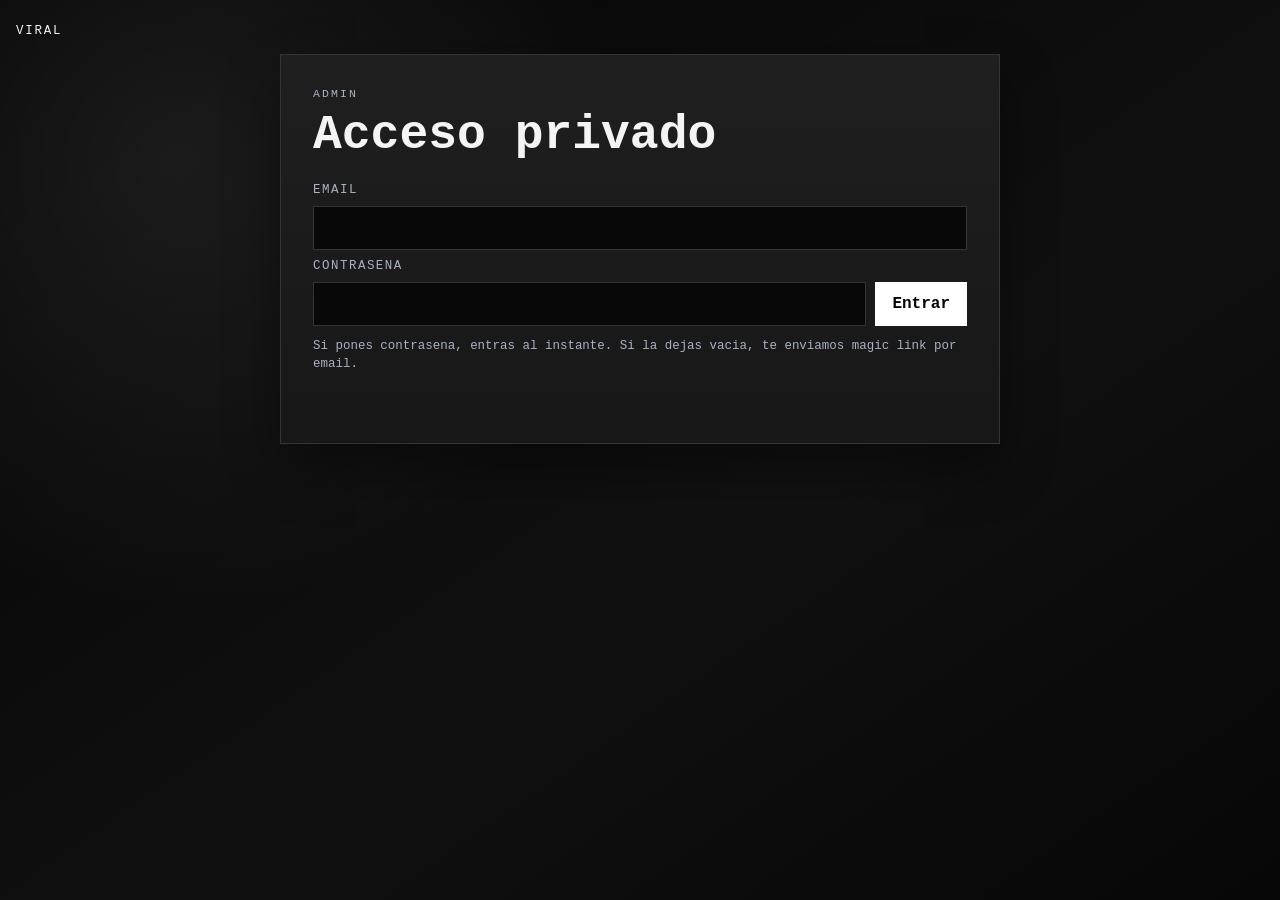
<file: admin.html>
<!doctype html>
<html lang="es">
<head>
  <meta charset="UTF-8" />
  <meta name="viewport" content="width=device-width, initial-scale=1.0" />
  <title>Admin | VIRAL</title>
  <link rel="stylesheet" href="admin.css?v=20260616-3" />
</head>
<body>
  <main class="admin-shell">
    <header class="admin-topbar">
      <a class="back-link" href="index.html">VIRAL</a>
      <button id="logoutButton" class="icon-button is-hidden" type="button" aria-label="Cerrar sesion" title="Cerrar sesion">
        <span aria-hidden="true">X</span>
      </button>
    </header>

    <section id="configPanel" class="admin-panel is-hidden" aria-live="polite">
      <p class="eyebrow">CONFIG</p>
      <h1>Supabase pendiente</h1>
      <p class="panel-copy">Rellena <code>supabase-config.js</code> con la URL y la anon key del proyecto.</p>
    </section>

    <section id="loginPanel" class="admin-panel is-hidden" aria-labelledby="loginTitle">
      <p class="eyebrow">ADMIN</p>
      <h1 id="loginTitle">Acceso privado</h1>
      <form id="loginForm" class="admin-form">
        <label for="emailInput">Email</label>
        <input id="emailInput" name="email" type="email" autocomplete="email" required />
        <label for="passwordInput">Contrasena</label>
        <div class="input-row">
          <input id="passwordInput" name="password" type="password" autocomplete="current-password" />
          <button class="primary-button" type="submit">Entrar</button>
        </div>
        <p class="login-hint">Si pones contrasena, entras al instante. Si la dejas vacia, te enviamos magic link por email.</p>
      </form>
      <p id="loginMessage" class="message" role="status"></p>
    </section>

    <section id="deniedPanel" class="admin-panel is-hidden" aria-live="polite">
      <p class="eyebrow">SIN PERMISO</p>
      <h1>Este email no tiene acceso admin</h1>
      <p class="panel-copy">Pide que lo incluyan en la tabla <code>admin_users</code> de Supabase.</p>
    </section>

    <section id="adminPanel" class="crm-app is-hidden" aria-labelledby="adminTitle">
      <header class="crm-header">
        <div class="brand">
          <div class="wordmark"><span class="dot"></span> VIRAL - DUQUE CALOPA</div>
          <h1 id="adminTitle">Potential<br><span>Clients</span></h1>
          <div class="tagline">CGI / Edit / IA - content for socials, web & whatever it takes.</div>
        </div>
        <div class="welcome-banner" id="welcomeBanner" aria-live="polite"></div>
        <div class="meta">
          <span id="sessionLabel"></span><br>
          Role: <span id="roleLabel">admin</span><br>
          <span id="metaCount"></span> leads
        </div>
      </header>

      <div class="progress-wrap">
        <div class="progress-label">Outreach</div>
        <div class="bar">
          <div class="bar-fill" id="barFill"></div>
          <div class="bar-num" id="barNum">0 / 0 hiteados</div>
        </div>
      </div>

      <div class="controls">
        <div class="pill-group" id="catPills">
          <button class="pill" data-cat="all" aria-pressed="true" type="button">Todos</button>
          <button class="pill" data-cat="Marca" aria-pressed="false" type="button">Marcas</button>
          <button class="pill" data-cat="Estudio" aria-pressed="false" type="button">Estudios</button>
        </div>

        <div class="field">
          <label for="temaSel">Tematica</label>
          <select id="temaSel"><option value="all">Todas</option></select>
        </div>

        <div class="field">
          <label for="sortSel">Orden</label>
          <select id="sortSel">
            <option value="foll_desc">Seguidores abajo</option>
            <option value="foll_asc">Seguidores arriba</option>
            <option value="brand_az">Marca A-Z</option>
            <option value="theme">Tematica</option>
          </select>
        </div>

        <div class="field">
          <label for="statusSel">Estado</label>
          <select id="statusSel">
            <option value="all">Todos</option>
            <option value="pendiente">Pendiente</option>
            <option value="hiteado">Hiteado</option>
            <option value="respondio">Respondio</option>
            <option value="cerrado">Cerrado</option>
            <option value="descartado">Descartado</option>
          </select>
        </div>

        <button class="pill standalone-pill" id="groupBtn" aria-pressed="false" type="button">Agrupar x tematica</button>

        <div class="field grow">
          <label for="search">Buscar</label>
          <input type="search" id="search" placeholder="marca, persona, @handle, pais..." />
        </div>

        <button class="ghost" id="resetBtn" type="button">Reset progreso</button>
      </div>

      <p id="crmMessage" class="crm-message" role="status"></p>

      <div class="table-wrap">
        <table id="tbl">
          <thead>
            <tr>
              <th class="check-col">OK</th>
              <th class="sortable" data-sort="brand">Marca / Cuenta <span class="arrow">^</span></th>
              <th class="sortable" data-sort="theme">Tematica <span class="arrow">^</span></th>
              <th>Persona de contacto</th>
              <th>IG personal</th>
              <th class="sortable" data-sort="followers">Seguidores <span class="arrow">v</span></th>
              <th>Pais</th>
              <th>Via</th>
              <th>Estado</th>
              <th>Notas</th>
            </tr>
          </thead>
          <tbody id="tbody"></tbody>
        </table>
      </div>
    </section>
  </main>

  <script type="module" src="admin.js?v=20260626-2"></script>
</body>
</html>
</file>
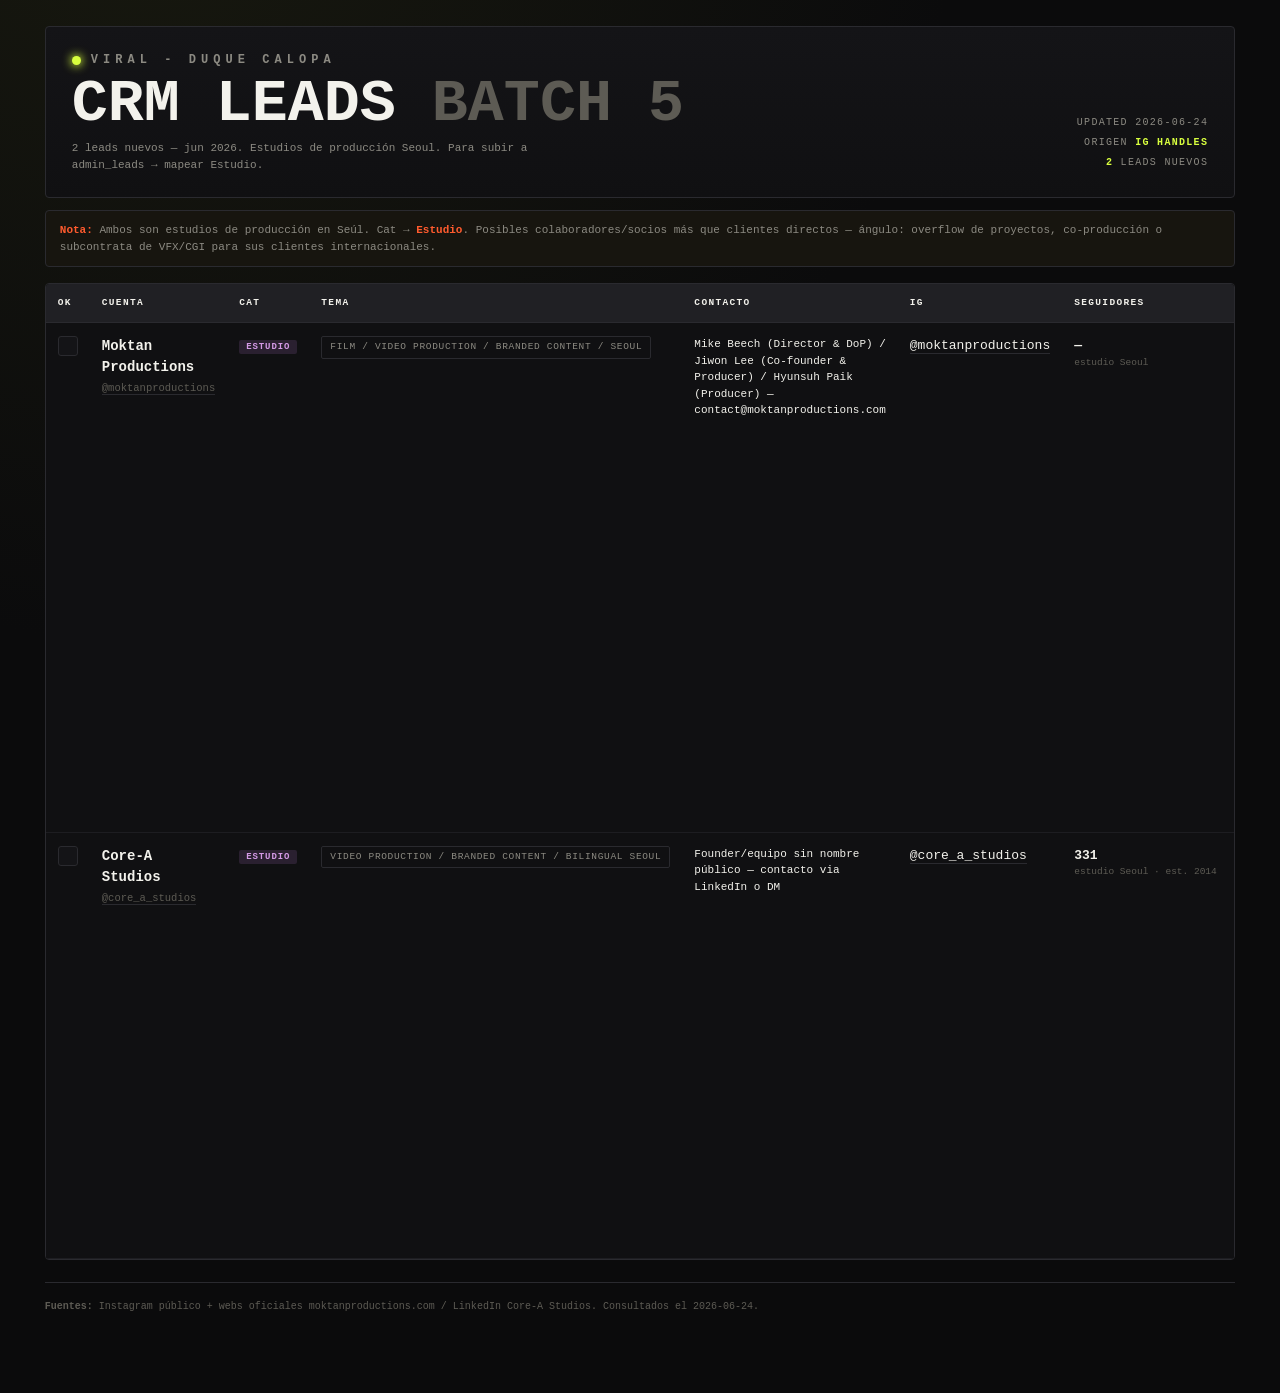
<file: crm-leads-batch5-jun2026.html>
<!DOCTYPE html>
<html lang="es">
<head>
<meta charset="UTF-8" />
<meta name="viewport" content="width=device-width, initial-scale=1.0" />
<title>VIRAL - CRM Leads Batch 5 (jun 2026)</title>
<style>
  :root{--bg:#0b0b0c;--panel:#141417;--panel2:#101012;--ink:#f3f2ec;--muted:#8c8a82;--dim:#5d5b54;--line:#2a2a2f;--line2:#1d1d21;--accent:#d8ff3e;--accent2:#3a4416;--hot:#ff5b2e;--done:#27c07a;--mono:ui-monospace,"SF Mono","Menlo","Consolas","Roboto Mono",monospace}
  *{box-sizing:border-box}html,body{margin:0;padding:0}
  body{background:var(--bg);color:var(--ink);font-family:var(--mono);font-size:13px;line-height:1.5;padding:26px clamp(12px,3.5vw,48px) 84px;-webkit-font-smoothing:antialiased;background-image:radial-gradient(circle at 12% -12%,#18190f 0,transparent 42%)}
  a{color:inherit;text-decoration:none;border-bottom:1px solid var(--line)}a:hover{color:var(--accent);border-color:var(--accent)}
  header{border:1px solid var(--line);background:linear-gradient(180deg,var(--panel),var(--panel2));padding:24px 26px;display:flex;flex-wrap:wrap;align-items:flex-end;justify-content:space-between;gap:18px;border-radius:4px}
  .wordmark{font-size:12px;letter-spacing:.42em;text-transform:uppercase;font-weight:700;color:var(--muted);display:flex;gap:10px;align-items:center}.dot{width:9px;height:9px;background:var(--accent);border-radius:50%;box-shadow:0 0 10px 1px var(--accent)}
  h1{margin:8px 0 0;font-size:clamp(31px,6vw,60px);line-height:.92;text-transform:uppercase;letter-spacing:0}h1 span{color:var(--dim)}
  .tagline{font-size:11px;color:var(--muted);max-width:72ch;margin-top:8px}.meta{text-align:right;font-size:10px;color:var(--muted);text-transform:uppercase;letter-spacing:.13em;line-height:2}.meta b{color:var(--accent)}
  .notice{margin-top:12px;border:1px solid var(--line);background:#17150f;color:var(--muted);padding:11px 14px;border-radius:4px;font-size:11px}.notice b{color:var(--hot)}
  .table-wrap{margin-top:16px;border:1px solid var(--line);background:var(--panel2);overflow:auto;border-radius:4px}
  table{border-collapse:separate;border-spacing:0;width:100%;min-width:1300px}
  th{position:sticky;top:0;background:#202024;color:var(--ink);font-size:9.5px;text-transform:uppercase;letter-spacing:.14em;font-weight:600;padding:12px;text-align:left;white-space:nowrap;border-bottom:1px solid var(--line)}
  td{padding:13px 12px;border-bottom:1px solid var(--line2);vertical-align:top}tr:hover td{background:#1a1a1e}
  .brand{font-weight:800;font-size:14px;display:block}.handle,.small{font-size:10.5px;color:var(--dim)}
  .tag{font-size:9px;text-transform:uppercase;letter-spacing:.1em;padding:2px 7px;border-radius:2px;font-weight:800;background:#2a2030;color:#d49ae6;white-space:nowrap}
  .tema{font-size:9.5px;text-transform:uppercase;letter-spacing:.07em;border:1px solid var(--line);padding:3px 8px;display:inline-block;white-space:nowrap;color:var(--muted);border-radius:2px}
  .followers{white-space:nowrap;font-variant-numeric:tabular-nums;font-weight:800}.followers span{display:block;font-weight:400;font-size:9.5px;color:var(--dim)}
  .via.email{color:var(--accent);font-weight:700}.score{font-weight:900;color:var(--accent)}
  .chk input{appearance:none;width:20px;height:20px;border:1px solid var(--line);background:var(--panel);border-radius:3px;cursor:pointer;margin:0}
  .chk input:checked{background:var(--done);border-color:var(--done)}.chk input:checked:after{content:"OK";color:#04140c;font-size:8px;font-weight:900;display:flex;align-items:center;justify-content:center;height:100%}
  select.status{border:1px solid var(--line);background:var(--panel);font-size:10px;text-transform:uppercase;letter-spacing:.06em;padding:7px 8px;border-radius:3px;font-family:var(--mono);color:var(--ink)}
  .notes div{min-height:34px;border:1px solid var(--line2);padding:7px 8px;font-size:11px;outline:none;background:var(--panel);border-radius:3px;min-width:170px}.notes div:empty:before{content:"+ nota...";color:var(--dim)}
  footer{margin-top:22px;font-size:10px;color:var(--dim);line-height:1.9;border-top:1px solid var(--line);padding-top:14px}
</style>
</head>
<body>
<header>
  <div>
    <div class="wordmark"><span class="dot"></span> VIRAL - DUQUE CALOPA</div>
    <h1>CRM Leads <span>Batch 5</span></h1>
    <div class="tagline">2 leads nuevos — jun 2026. Estudios de producción Seoul. Para subir a admin_leads → mapear Estudio.</div>
  </div>
  <div class="meta">Updated 2026-06-24<br>Origen <b>IG handles</b><br><b>2</b> leads nuevos</div>
</header>

<div class="notice"><b>Nota:</b> Ambos son estudios de producción en Seúl. Cat → <b>Estudio</b>. Posibles colaboradores/socios más que clientes directos — ángulo: overflow de proyectos, co-producción o subcontrata de VFX/CGI para sus clientes internacionales.</div>

<div class="table-wrap"><table>
  <thead><tr>
    <th>OK</th><th>Cuenta</th><th>Cat</th><th>Tema</th><th>Contacto</th><th>IG</th>
    <th>Seguidores</th><th>Clientes notables</th><th>Pais</th><th>Via</th><th>Score</th>
    <th>Angulo outreach</th><th>Estado</th><th>Notas</th>
  </tr></thead>
  <tbody id="tbody"></tbody>
</table></div>

<footer><b>Fuentes:</b> Instagram público + webs oficiales moktanproductions.com / LinkedIn Core-A Studios. Consultados el 2026-06-24.</footer>

<script>
const leads = [
  {
    id: "moktanproductions",
    cat: "Estudio",
    brand: "Moktan Productions",
    handle: "moktanproductions",
    theme: "Film / video production / branded content / Seoul",
    contact: "Mike Beech (Director & DoP) / Jiwon Lee (Co-founder & Producer) / Hyunsuh Paik (Producer) — contact@moktanproductions.com",
    igs: ["moktanproductions"],
    followers: null,
    followersLabel: "—",
    followersSub: "estudio Seoul",
    clients: "Samsung, V&A, The Economist, Lululemon, UNESCO, Meta, CNN, EU Commission",
    country: "KR / Global",
    via: "moktanproductions.com/contact / contact@moktanproductions.com / LinkedIn",
    email: true,
    score: 82,
    hot: false,
    source: "https://www.instagram.com/moktanproductions/",
    evidence: "Estudio bilingual Seoul con equipo multinacional. Clientes: Samsung, V&A, Lululemon, Meta, CNN, EU Commission. Netflix Originals en portfolio. Team publicado: Mike Beech (dir/DoP), Jiwon Lee (co-founder/producer), Hyunsuh Paik (producer), Wonman Kim (foto/video).",
    angle: "Colaboración como socio VFX/CGI para sus proyectos de branded content internacionales. Oferta: augmentar su pipeline con CGI, motion graphics y compositing para clientes de moda/tech."
  },
  {
    id: "core_a_studios",
    cat: "Estudio",
    brand: "Core-A Studios",
    handle: "core_a_studios",
    theme: "Video production / branded content / bilingual Seoul",
    contact: "Founder/equipo sin nombre público — contacto via LinkedIn o DM",
    igs: ["core_a_studios"],
    followers: 331,
    followersLabel: "331",
    followersSub: "estudio Seoul · est. 2014",
    clients: "Team Vitality (esports), proyectos Asia",
    country: "KR / Asia",
    via: "LinkedIn: Core-A Studios / DM Instagram",
    email: false,
    score: 68,
    hot: false,
    source: "https://www.instagram.com/core_a_studios/",
    evidence: "331 seguidores IG, 48 posts. 'The #1 English + Korean speaking video production studio in Seoul'. Est. 2014. Clientes: Team Vitality partnership con ONSYDE. Foco en branded content y localized production Asia.",
    angle: "Estudio pequeño con foco en branded content bilingüe. Oferta de VFX/CGI como extensión de su servicio para clientes internacionales que aterrizan en Asia."
  }
];

const LS = "viral_crm_batch5_20260624";
let store = JSON.parse(localStorage.getItem(LS) || "{}");
function save(){ localStorage.setItem(LS, JSON.stringify(store)); }
function merged(l){ return {...l, ...(store[l.id] || {})}; }
function esc(s){ return String(s ?? "").replace(/[&<>"']/g, m => ({"&":"&amp;","<":"&lt;",">":"&gt;",'"':"&quot;","'":"&#39;"}[m])); }

function render(){
  document.getElementById("tbody").innerHTML = leads.map(merged).map(l => {
    const status = l.status || "pendiente";
    const done = l.hit || status === "hiteado";
    return `<tr data-id="${esc(l.id)}" style="${done ? "opacity:.52" : ""}">
      <td class="chk"><input type="checkbox" data-act="hit" ${done ? "checked" : ""}></td>
      <td>
        <span class="brand">${esc(l.brand)}</span>
        <span class="handle"><a href="https://instagram.com/${esc(l.handle)}" target="_blank" rel="noopener">@${esc(l.handle)}</a></span>
      </td>
      <td><span class="tag">${esc(l.cat)}</span></td>
      <td><span class="tema">${esc(l.theme)}</span></td>
      <td style="font-size:11px;max-width:220px">${esc(l.contact)}</td>
      <td>${l.igs.map(h => `<a href="https://instagram.com/${esc(h)}" target="_blank" rel="noopener">@${esc(h)}</a>`).join("<br>")}</td>
      <td class="followers">${esc(l.followersLabel)}<span>${esc(l.followersSub)}</span></td>
      <td style="font-size:11px;max-width:180px;color:var(--muted)">${esc(l.clients)}</td>
      <td>${esc(l.country)}</td>
      <td class="via ${l.email ? "email" : ""}" style="font-size:11px">${esc(l.via)}</td>
      <td class="score">${esc(l.score)}</td>
      <td style="font-size:11px;max-width:240px">${esc(l.angle)}<br><span class="small">${esc(l.evidence)}</span></td>
      <td>
        <select class="status" data-act="status">
          <option ${status==="pendiente"?"selected":""}>pendiente</option>
          <option ${status==="hiteado"?"selected":""}>hiteado</option>
          <option ${status==="respondio"?"selected":""}>respondio</option>
          <option ${status==="descartado"?"selected":""}>descartado</option>
        </select>
      </td>
      <td class="notes"><div contenteditable data-act="notes">${esc(l.notes || "")}</div></td>
    </tr>`;
  }).join("");
}

render();

document.getElementById("tbody").addEventListener("change", e => {
  const tr = e.target.closest("tr"); if (!tr) return;
  const id = tr.dataset.id;
  store[id] = store[id] || {};
  if(e.target.dataset.act === "hit"){ store[id].hit = e.target.checked; store[id].status = e.target.checked ? "hiteado" : "pendiente"; }
  if(e.target.dataset.act === "status"){ store[id].status = e.target.value; store[id].hit = e.target.value === "hiteado"; }
  save(); render();
});

document.getElementById("tbody").addEventListener("input", e => {
  if(e.target.dataset.act !== "notes") return;
  const id = e.target.closest("tr").dataset.id;
  store[id] = store[id] || {};
  store[id].notes = e.target.innerText;
  save();
});
</script>
</body>
</html>
</file>
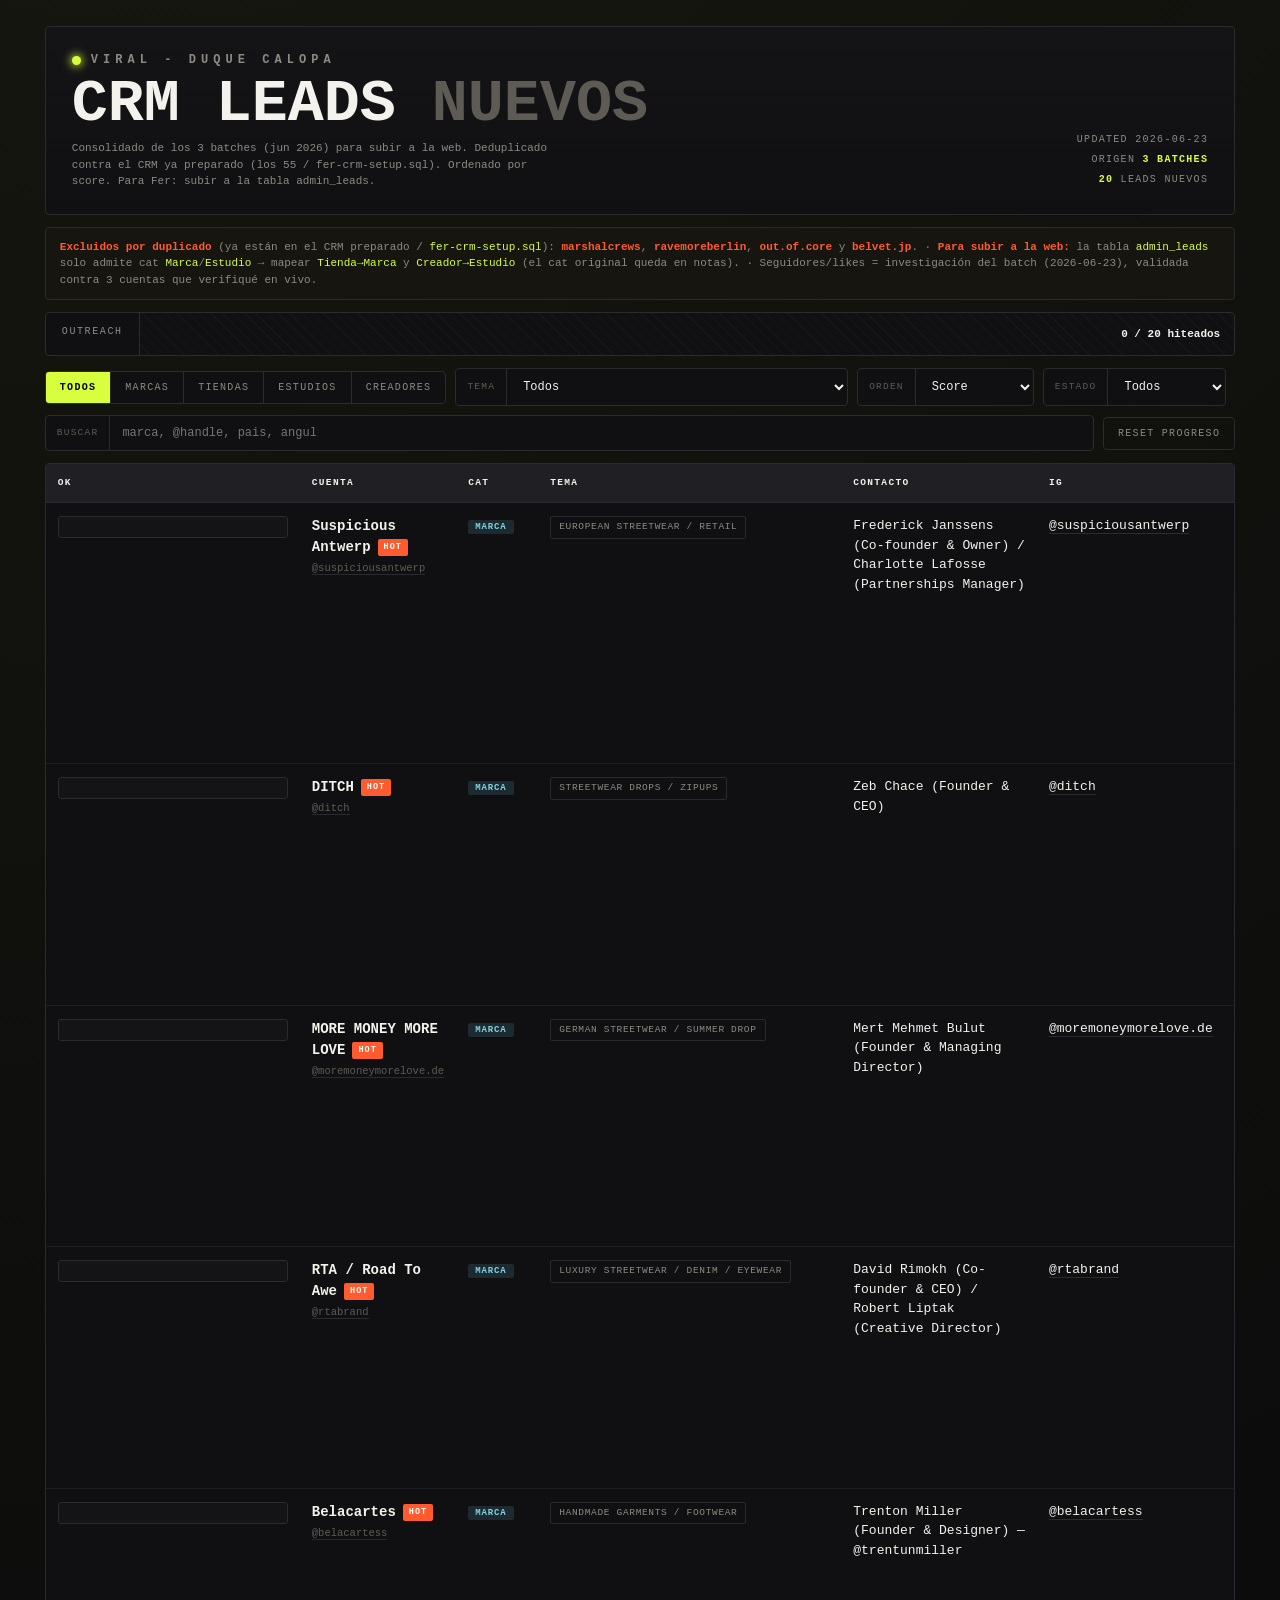
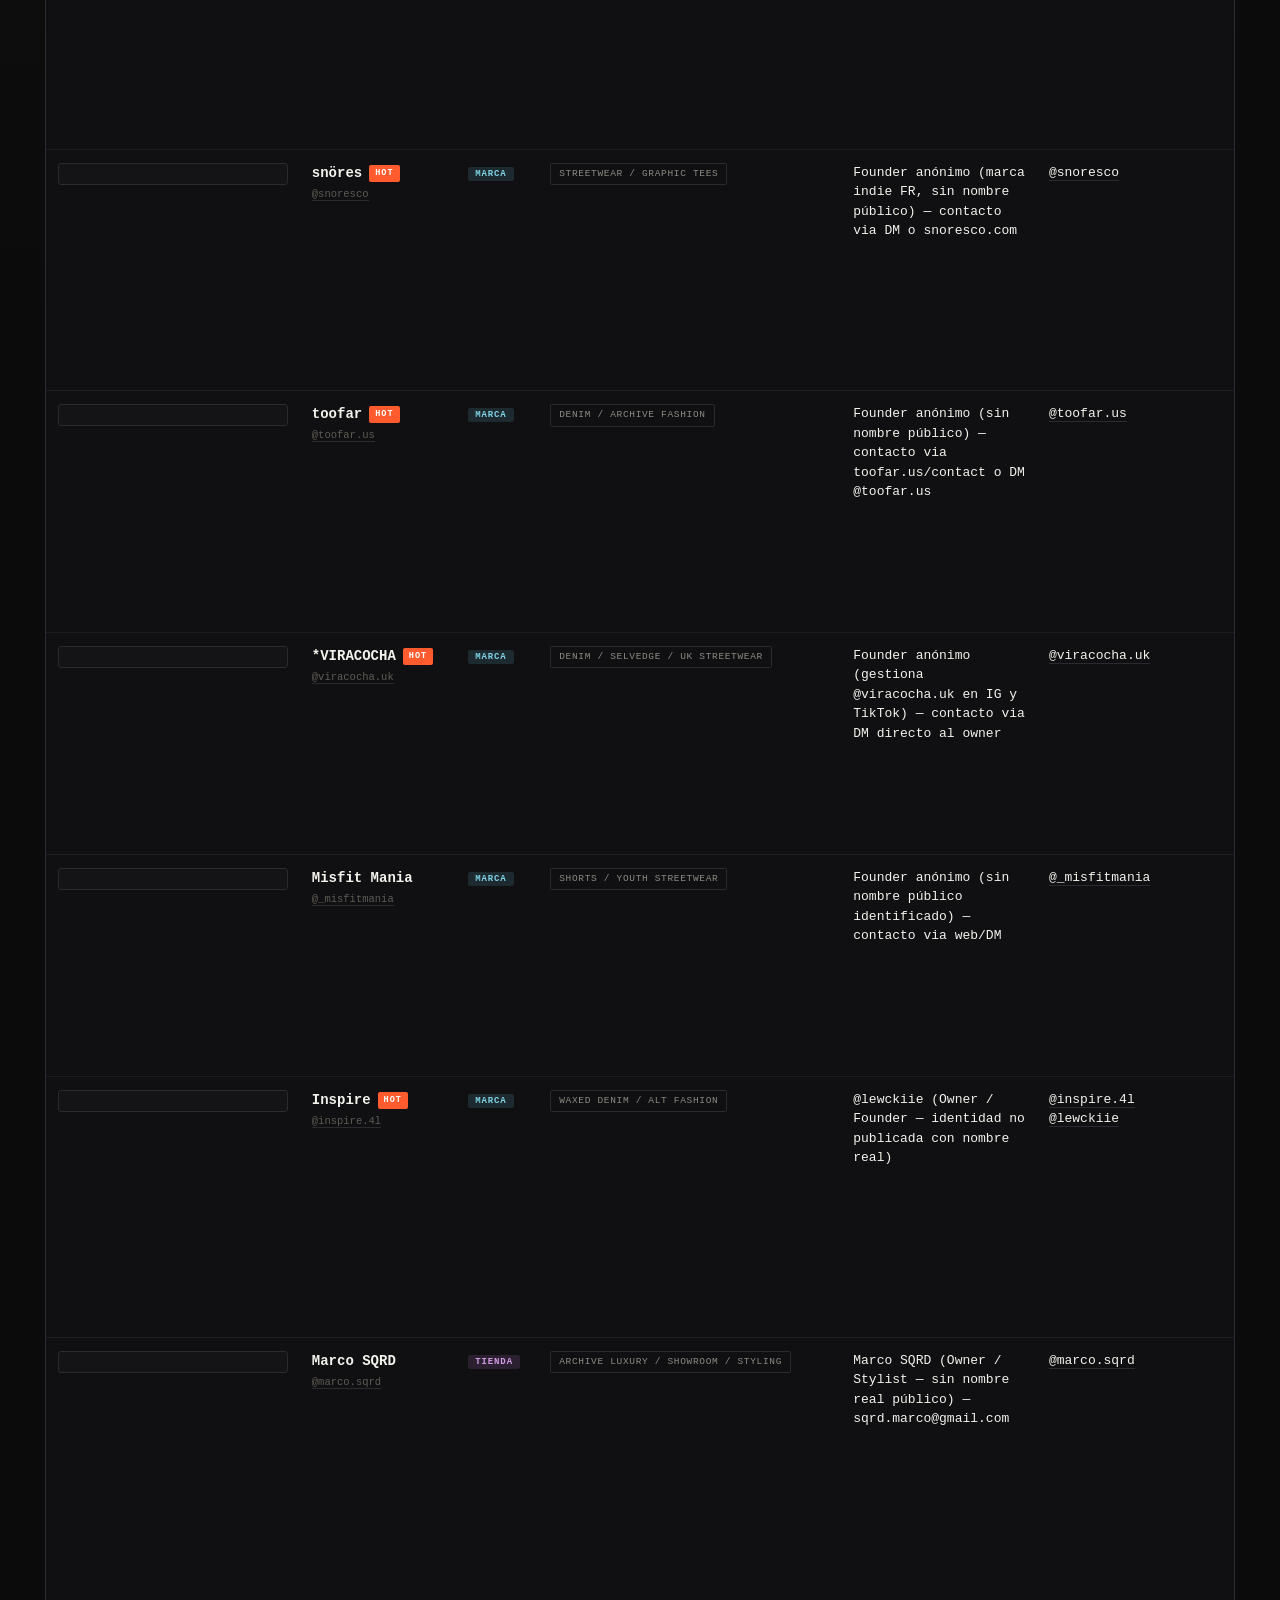
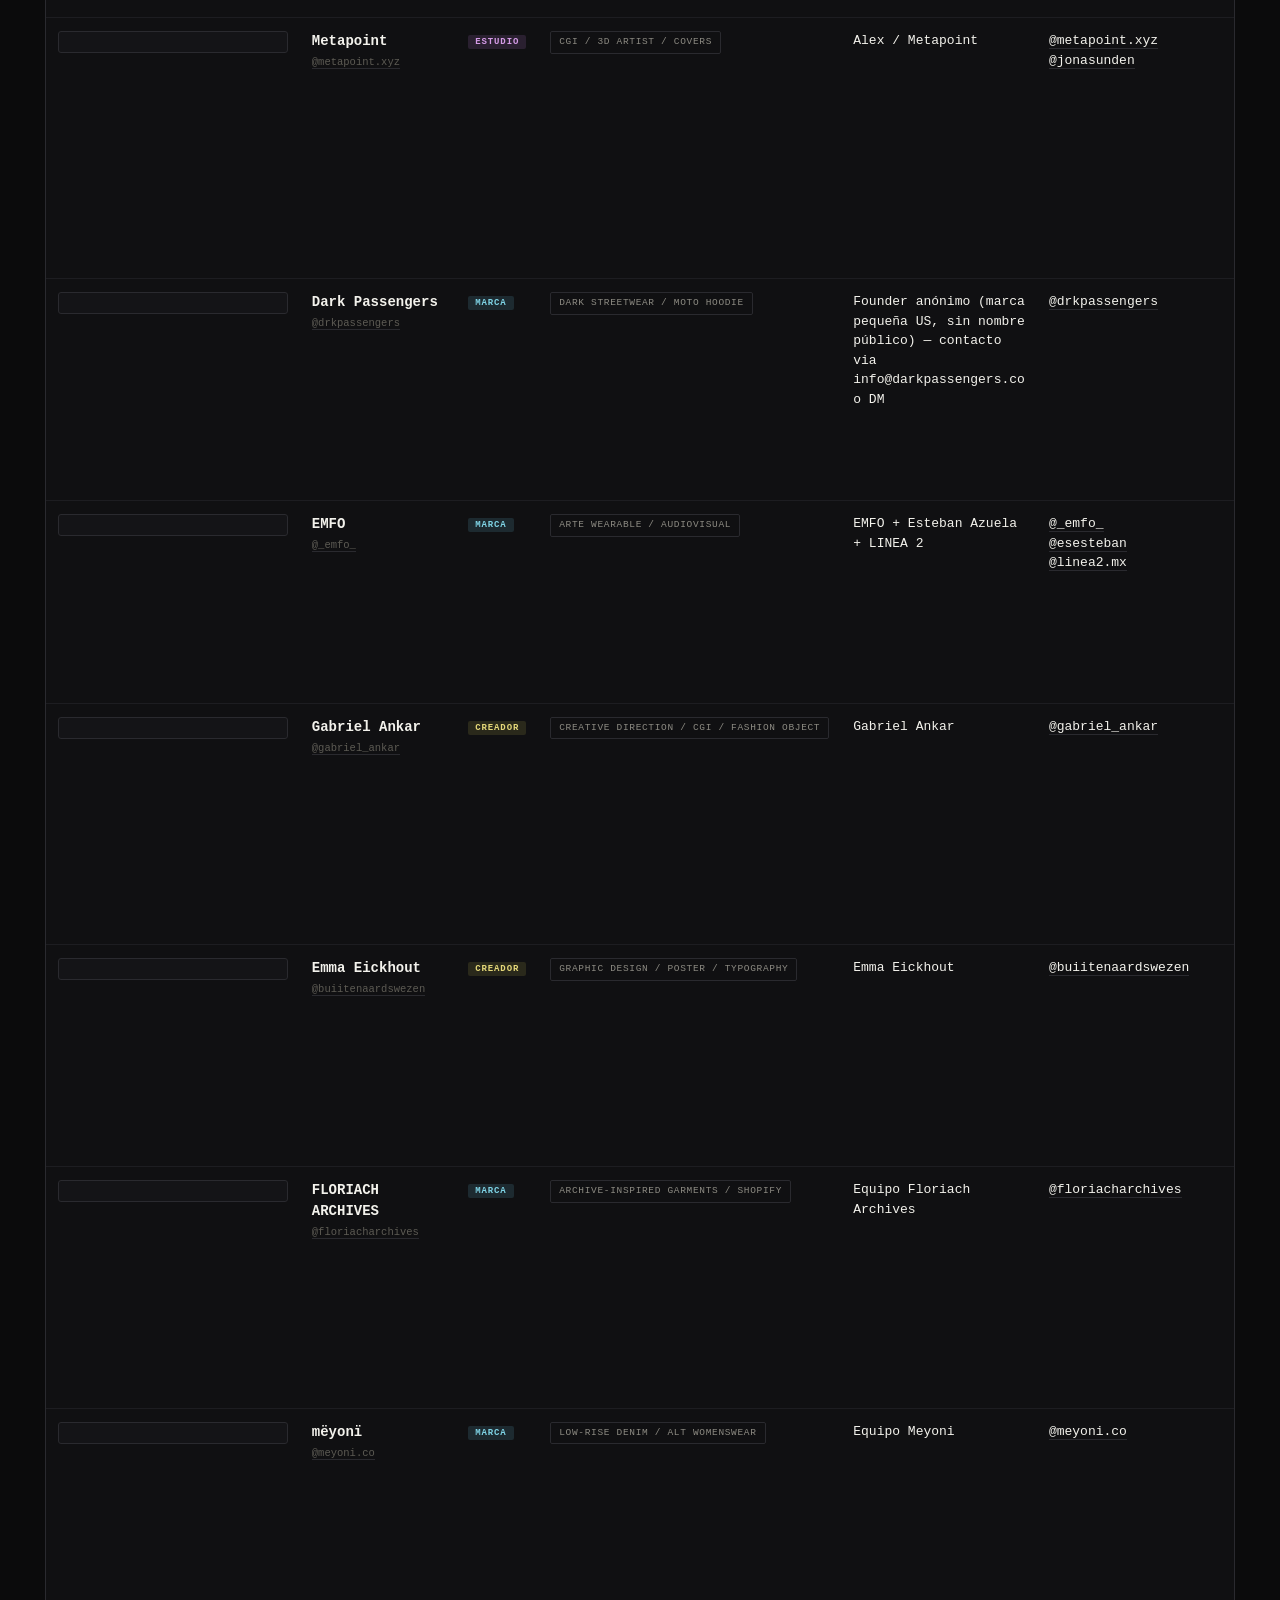
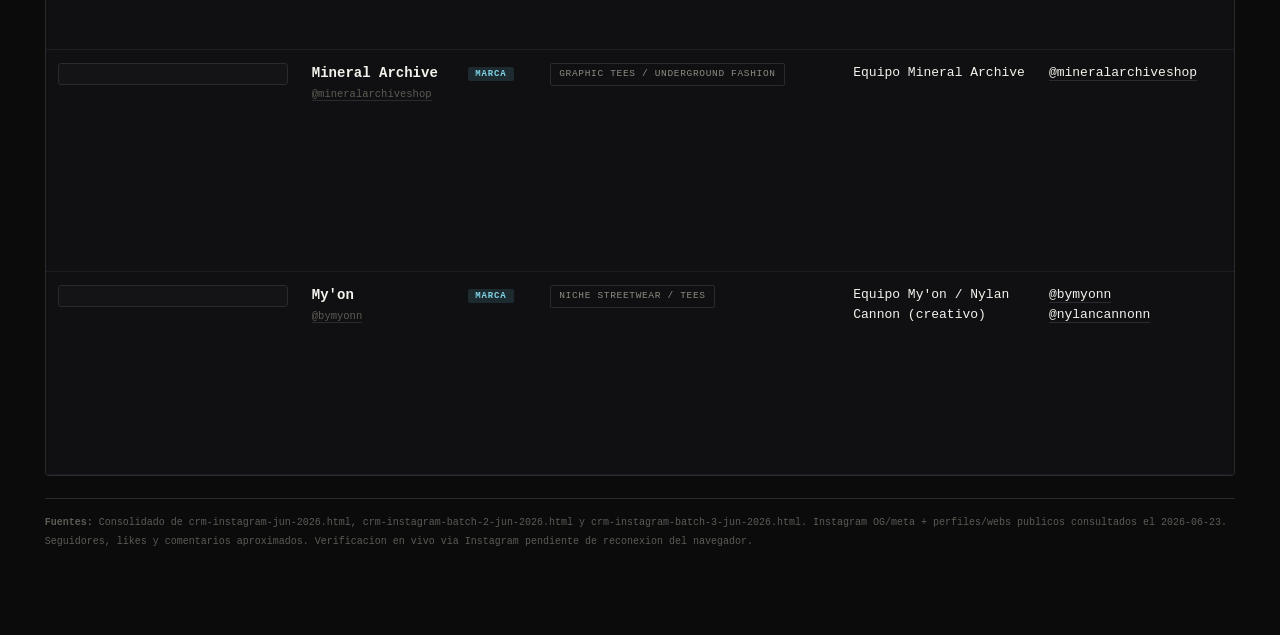
<file: crm-leads-nuevos-jun2026.html>
<!DOCTYPE html>
<html lang="es">
<head>
<meta charset="UTF-8" />
<meta name="viewport" content="width=device-width, initial-scale=1.0" />
<title>VIRAL - CRM Leads Nuevos (consolidado) Jun 2026</title>
<style>
  :root{--bg:#0b0b0c;--panel:#141417;--panel2:#101012;--ink:#f3f2ec;--muted:#8c8a82;--dim:#5d5b54;--line:#2a2a2f;--line2:#1d1d21;--accent:#d8ff3e;--accent2:#3a4416;--hot:#ff5b2e;--done:#27c07a;--mono:ui-monospace,"SF Mono","Menlo","Consolas","Roboto Mono",monospace}
  *{box-sizing:border-box}html,body{margin:0;padding:0}
  body{background:var(--bg);color:var(--ink);font-family:var(--mono);font-size:13px;line-height:1.5;padding:26px clamp(12px,3.5vw,48px) 84px;-webkit-font-smoothing:antialiased;background-image:radial-gradient(circle at 12% -12%,#18190f 0,transparent 42%)}
  a{color:inherit;text-decoration:none;border-bottom:1px solid var(--line)}a:hover{color:var(--accent);border-color:var(--accent)}
  header{border:1px solid var(--line);background:linear-gradient(180deg,var(--panel),var(--panel2));padding:24px 26px;display:flex;flex-wrap:wrap;align-items:flex-end;justify-content:space-between;gap:18px;border-radius:4px}
  .wordmark{font-size:12px;letter-spacing:.42em;text-transform:uppercase;font-weight:700;color:var(--muted);display:flex;gap:10px;align-items:center}.dot{width:9px;height:9px;background:var(--accent);border-radius:50%;box-shadow:0 0 10px 1px var(--accent)}
  h1{margin:8px 0 0;font-size:clamp(31px,6vw,60px);line-height:.92;text-transform:uppercase;letter-spacing:0}h1 span{color:var(--dim)}
  .tagline{font-size:11px;color:var(--muted);max-width:72ch;margin-top:8px}.meta{text-align:right;font-size:10px;color:var(--muted);text-transform:uppercase;letter-spacing:.13em;line-height:2}.meta b{color:var(--accent)}
  .notice{margin-top:12px;border:1px solid var(--line);background:#17150f;color:var(--muted);padding:11px 14px;border-radius:4px;font-size:11px}.notice b{color:var(--hot)}.notice code{color:var(--accent)}
  .progress{margin-top:12px;border:1px solid var(--line);background:var(--panel2);display:flex;border-radius:4px;overflow:hidden}.progress-label{padding:11px 16px;font-size:10px;text-transform:uppercase;letter-spacing:.16em;color:var(--muted);border-right:1px solid var(--line);white-space:nowrap}
  .bar{position:relative;flex:1;min-height:42px;background:repeating-linear-gradient(45deg,transparent,transparent 7px,#161618 7px,#161618 8px)}.fill{position:absolute;inset:0 auto 0 0;width:0;background:linear-gradient(90deg,var(--accent2),var(--accent));transition:width .25s}.bar-num{position:absolute;right:14px;top:50%;transform:translateY(-50%);font-size:11px;font-weight:700}
  .controls{margin-top:12px;display:flex;flex-wrap:wrap;gap:9px;align-items:center}.pill-group{display:flex;border:1px solid var(--line);background:var(--panel2);border-radius:4px;overflow:hidden}button,.ghost{font-family:var(--mono);cursor:pointer}
  .pill{border:0;background:transparent;padding:10px 14px;font-size:10px;text-transform:uppercase;letter-spacing:.13em;color:var(--muted);border-right:1px solid var(--line)}.pill:last-child{border-right:0}.pill[aria-pressed="true"]{background:var(--accent);color:#000;font-weight:800}
  .field{display:flex;align-items:stretch;border:1px solid var(--line);background:var(--panel2);border-radius:4px;overflow:hidden}.field label{padding:0 11px;font-size:9.5px;text-transform:uppercase;letter-spacing:.13em;color:var(--dim);border-right:1px solid var(--line);display:flex;align-items:center}
  select,input{font-family:var(--mono);font-size:12px;border:0;background:transparent;color:var(--ink);padding:10px 12px;outline:none}select option{background:var(--panel);color:var(--ink)}input{min-width:230px}.grow{flex:1}
  .ghost{border:1px solid var(--line);background:transparent;padding:10px 14px;border-radius:4px;font-size:10px;text-transform:uppercase;letter-spacing:.13em;color:var(--muted)}.ghost:hover{background:var(--hot);border-color:var(--hot);color:#fff}
  .table-wrap{margin-top:12px;border:1px solid var(--line);background:var(--panel2);overflow:auto;border-radius:4px}table{border-collapse:separate;border-spacing:0;width:100%;min-width:1260px}
  th{position:sticky;top:0;background:#202024;color:var(--ink);font-size:9.5px;text-transform:uppercase;letter-spacing:.14em;font-weight:600;padding:12px;text-align:left;white-space:nowrap;border-bottom:1px solid var(--line)}td{padding:13px 12px;border-bottom:1px solid var(--line2);vertical-align:top}tr:hover td{background:#1a1a1e}tr.done{opacity:.52}
  .brand{font-weight:800;font-size:14px;display:block}.handle,.small{font-size:10.5px;color:var(--dim)}
  .tag{font-size:9px;text-transform:uppercase;letter-spacing:.1em;padding:2px 7px;border-radius:2px;font-weight:800;background:#1d2a30;color:#7fd4e6;white-space:nowrap}.tag.store{background:#2a2030;color:#d49ae6}.tag.estudio{background:#2a2030;color:#d49ae6}.tag.creador{background:#2a291b;color:#e5d879}
  .tema{font-size:9.5px;text-transform:uppercase;letter-spacing:.07em;border:1px solid var(--line);padding:3px 8px;display:inline-block;white-space:nowrap;color:var(--muted);border-radius:2px}.hot{display:inline-block;background:var(--hot);color:#fff;font-size:8.5px;letter-spacing:.12em;text-transform:uppercase;padding:2px 6px;margin-left:7px;vertical-align:middle;font-weight:800;border-radius:2px}
  .followers{white-space:nowrap;font-variant-numeric:tabular-nums;font-weight:800}.followers span{display:block;font-weight:400;font-size:9.5px;color:var(--dim)}.via.email{color:var(--accent);font-weight:700}.score{font-weight:900;color:var(--accent)}
  .chk input{appearance:none;width:20px;height:20px;border:1px solid var(--line);background:var(--panel);border-radius:3px;cursor:pointer;margin:0}.chk input:checked{background:var(--done);border-color:var(--done)}.chk input:checked:after{content:"OK";color:#04140c;font-size:8px;font-weight:900;display:flex;align-items:center;justify-content:center;height:100%}
  select.status{border:1px solid var(--line);background:var(--panel);font-size:10px;text-transform:uppercase;letter-spacing:.06em;padding:7px 8px;border-radius:3px}.notes div{min-height:34px;border:1px solid var(--line2);padding:7px 8px;font-size:11px;outline:none;background:var(--panel);border-radius:3px;min-width:170px}.notes div:empty:before{content:"+ nota...";color:var(--dim)}
  footer{margin-top:22px;font-size:10px;color:var(--dim);line-height:1.9;border-top:1px solid var(--line);padding-top:14px}
  @media(max-width:720px){body{padding-inline:12px}header{padding:18px}.meta{text-align:left}.field.grow{width:100%}input{min-width:0;width:100%}}
</style>
</head>
<body>
<header>
  <div>
    <div class="wordmark"><span class="dot"></span> VIRAL - DUQUE CALOPA</div>
    <h1>CRM Leads <span>Nuevos</span></h1>
    <div class="tagline">Consolidado de los 3 batches (jun 2026) para subir a la web. Deduplicado contra el CRM ya preparado (los 55 / fer-crm-setup.sql). Ordenado por score. Para Fer: subir a la tabla admin_leads.</div>
  </div>
  <div class="meta">Updated 2026-06-23<br>Origen <b>3 batches</b><br><b id="count"></b> leads nuevos</div>
</header>
<div class="notice"><b>Excluidos por duplicado</b> (ya están en el CRM preparado / <code>fer-crm-setup.sql</code>): <b>marshalcrews</b>, <b>ravemoreberlin</b>, <b>out.of.core</b> y <b>belvet.jp</b>. · <b>Para subir a la web:</b> la tabla <code>admin_leads</code> solo admite cat <code>Marca</code>/<code>Estudio</code> → mapear <code>Tienda→Marca</code> y <code>Creador→Estudio</code> (el cat original queda en notas). · Seguidores/likes = investigación del batch (2026-06-23), validada contra 3 cuentas que verifiqué en vivo.</div>
<div class="progress"><div class="progress-label">Outreach</div><div class="bar"><div class="fill" id="fill"></div><div class="bar-num" id="barNum">0 / 0 hiteados</div></div></div>
<div class="controls">
  <div class="pill-group" id="catPills"><button class="pill" data-cat="all" aria-pressed="true">Todos</button><button class="pill" data-cat="Marca" aria-pressed="false">Marcas</button><button class="pill" data-cat="Tienda" aria-pressed="false">Tiendas</button><button class="pill" data-cat="Estudio" aria-pressed="false">Estudios</button><button class="pill" data-cat="Creador" aria-pressed="false">Creadores</button></div>
  <div class="field"><label>Tema</label><select id="theme"><option value="all">Todos</option></select></div>
  <div class="field"><label>Orden</label><select id="sort"><option value="score">Score</option><option value="followers">Seguidores</option><option value="likes">Likes post</option><option value="brand">A-Z</option></select></div>
  <div class="field"><label>Estado</label><select id="state"><option value="all">Todos</option><option value="pendiente">Pendiente</option><option value="hiteado">Hiteado</option><option value="respondio">Respondio</option><option value="descartado">Descartado</option></select></div>
  <div class="field grow"><label>Buscar</label><input id="q" type="search" placeholder="marca, @handle, pais, angulo..." /></div>
  <button class="ghost" id="reset">Reset progreso</button>
</div>
<div class="table-wrap"><table><thead><tr><th>OK</th><th>Cuenta</th><th>Cat</th><th>Tema</th><th>Contacto</th><th>IG</th><th>Seguidores</th><th>Post</th><th>Pais</th><th>Via</th><th>Score</th><th>Angulo outreach</th><th>Estado</th><th>Notas</th></tr></thead><tbody id="tbody"></tbody></table></div>
<footer><b>Fuentes:</b> Consolidado de crm-instagram-jun-2026.html, crm-instagram-batch-2-jun-2026.html y crm-instagram-batch-3-jun-2026.html. Instagram OG/meta + perfiles/webs publicos consultados el 2026-06-23. Seguidores, likes y comentarios aproximados. Verificacion en vivo via Instagram pendiente de reconexion del navegador.</footer>
<script>
const leads=[
  {id:"suspiciousantwerp",cat:"Marca",brand:"Suspicious Antwerp",handle:"suspiciousantwerp",theme:"European streetwear / retail",contact:"Frederick Janssens (Co-founder & Owner) / Charlotte Lafosse (Partnerships Manager)",igs:["suspiciousantwerp"],followers:479000,followersLabel:"479K",followersSub:"marca",likes:2669,comments:9,country:"BE / EU",via:"info@suspiciousantwerp.com / web / DM",email:true,score:94,hot:true,source:"https://www.instagram.com/p/DZ453pDMT0D/",evidence:"Post 2026-06-22: 2.6K likes. Web oficial y customer service activos; tiendas en BE/NL.",angle:"Marca grande con retail y drops. Propuesta premium: CGI de prenda, retail screen content y short-form edits."},
  {id:"ditch",cat:"Marca",brand:"DITCH",handle:"ditch",theme:"Streetwear drops / zipups",contact:"Zeb Chace (Founder & CEO)",igs:["ditch"],followers:180000,followersLabel:"180K",followersSub:"marca",likes:910,comments:19,country:"US",via:"contact@ditch.la / Discord / DM",email:true,score:94,hot:true,source:"https://www.instagram.com/p/DZ29Z4wGjCD/",evidence:"Post 2026-06-21: RUIN ZIPUPS premade 6/27; only account, Discord y free US shipping.",angle:"Lead grande con calendario de drop claro. 3 assets para lanzamiento: teaser, product loop y paid social edit."},
  {id:"moremoneymorelove",cat:"Marca",brand:"MORE MONEY MORE LOVE",handle:"moremoneymorelove.de",theme:"German streetwear / summer drop",contact:"Mert Mehmet Bulut (Founder & Managing Director)",igs:["moremoneymorelove.de"],followers:171000,followersLabel:"171K",followersSub:"marca",likes:4968,comments:393,country:"DE",via:"support@moremoneymorelove.de / web / DM",email:true,score:93,hot:true,source:"https://www.instagram.com/reel/DZNcjfDMOdv/",evidence:"Reel 2026-06-05: summer collection, 4.9K likes, 393 comments. Imprint con email y direccion en Dusseldorf.",angle:"Engagement fuerte y calendario de coleccion. Teaser para drop, CGI de denim/fleece y pack de reels para ads."},
  {id:"rtabrand",cat:"Marca",brand:"RTA / Road To Awe",handle:"rtabrand",theme:"Luxury streetwear / denim / eyewear",contact:"David Rimokh (Co-founder & CEO) / Robert Liptak (Creative Director)",igs:["rtabrand"],followers:143000,followersLabel:"143K",followersSub:"marca",likes:1422,comments:11,country:"US",via:"wholesale@rtabrand.com / shop@rtabrand.com / DM",email:true,score:91,hot:true,source:"https://www.instagram.com/reel/DY0K4NwRjhw/",evidence:"Reel 2026-05-26: PF26 D2 coming soon. Web lista wholesale, shop y career emails.",angle:"Marca establecida; entrar por wholesale/marketing con mock premium: eyewear distortion, denim CGI o PF26 teaser."},
  {id:"belacartes",cat:"Marca",brand:"Belacartes",handle:"belacartess",theme:"Handmade garments / footwear",contact:"Trenton Miller (Founder & Designer) — @trentunmiller",igs:["belacartess"],followers:75000,followersLabel:"75K",followersSub:"marca",likes:799,comments:31,country:"US",via:"trent@belacartes.com / contact@belacartes.com / DM",email:true,score:88,hot:true,source:"https://www.instagram.com/p/DZ5bXaHGgjK/",evidence:"Post 2026-06-22: SLUG BOOT Blood Edition, 10 pairs only. Contact page con email de colaboraciones.",angle:"Buen fit para CGI de producto limited. Boot render, gritty reveal, launch countdown y assets para social."},
  {id:"misfitmania",cat:"Marca",brand:"Misfit Mania",handle:"_misfitmania",theme:"Shorts / youth streetwear",contact:"Founder anónimo (sin nombre público identificado) — contacto via web/DM",igs:["_misfitmania"],followers:51000,followersLabel:"51K",followersSub:"marca",likes:1461,comments:26,country:"US / Global",via:"misfitmania.com / VIP signup / DM",email:false,score:81,hot:false,source:"https://www.instagram.com/reel/DYSSDJhhzTo/",evidence:"Reel 2026-05-13: Slanted Hoop shorts, 1.4K likes. Web activa y signup VIP/restock.",angle:"Producto simple y vendible. Mini pack de launch visuals: try-on, motion graphics y social ads."},
  {id:"snoresco",cat:"Marca",brand:"snöres",handle:"snoresco",theme:"Streetwear / graphic tees",contact:"Founder anónimo (marca indie FR, sin nombre público) — contacto via DM o snoresco.com",igs:["snoresco"],followers:39000,followersLabel:"39K",followersSub:"marca",likes:3155,comments:45,country:"FR / EU",via:"snoresco.com / DM",email:false,score:84,hot:true,source:"https://www.instagram.com/reel/DXcLryBDBjz/",evidence:"Reel 2026-04-22: GET READY, 3.1K likes. Trustpilot lista snoresco.com en Francia.",angle:"Marca joven con buen ratio. Visuales de countdown/drop y edits de producto para IG."},
  {id:"viracocha",cat:"Marca",brand:"*VIRACOCHA",handle:"viracocha.uk",theme:"Denim / selvedge / UK streetwear",contact:"Founder anónimo (gestiona @viracocha.uk en IG y TikTok) — contacto via DM directo al owner",igs:["viracocha.uk"],followers:24000,followersLabel:"24K",followersSub:"marca",likes:102,comments:0,country:"UK",via:"DM marca / checkout web",email:false,score:82,hot:true,source:"https://www.instagram.com/p/DZpJ1gmg5iy/",evidence:"Post 2026-06-16: Trinity Tiger 14oz Japanese Selvedge Denim.",angle:"Producto visual y drop limitado. Video macro denim, fit CGI, packshot animado o campana para nuevo drop."},
  {id:"toofar",cat:"Marca",brand:"toofar",handle:"toofar.us",theme:"Denim / archive fashion",contact:"Founder anónimo (sin nombre público) — contacto via toofar.us/contact o DM @toofar.us",igs:["toofar.us"],followers:19000,followersLabel:"19K",followersSub:"marca",likes:16000,comments:61,country:"US",via:"toofar.us/contact / DM",email:false,score:84,hot:true,source:"https://www.instagram.com/reel/DWx0FQBkRQm/",evidence:"Reel 2026-04-05: 16K likes para carbon headquarters denim; web con seccion CONTACT.",angle:"Engagement altisimo para su tamano. Visuales para denim: fit guide animado, closeups de textura y teaser de drop."},
  {id:"inspire4l",cat:"Marca",brand:"Inspire",handle:"inspire.4l",theme:"Waxed denim / alt fashion",contact:"@lewckiie (Owner / Founder — identidad no publicada con nombre real)",igs:["inspire.4l","lewckiie"],followers:18000,followersLabel:"18K",followersSub:"marca",likes:35000,comments:113,country:"EU / Global",via:"inspire4l.com / DM owner",email:false,score:80,hot:true,source:"https://www.instagram.com/reel/DYKvN8qNSEg/",evidence:"Reel 2026-05-10: 35K likes. Owner @lewckiie, site open, worldwide shipping.",angle:"Viralidad muy alta para 18K. DM al owner para convertir ese pico en drop campaign: denim closeups y cinematic fit reels."},
  {id:"marcosqrd",cat:"Tienda",brand:"Marco SQRD",handle:"marco.sqrd",theme:"Archive luxury / showroom / styling",contact:"Marco SQRD (Owner / Stylist — sin nombre real público) — sqrd.marco@gmail.com",igs:["marco.sqrd"],followers:12000,followersLabel:"12K",followersSub:"showroom",likes:9921,comments:98,country:"US",via:"sqrd.marco@gmail.com / DM / showroom",email:true,score:78,hot:false,source:"https://www.instagram.com/reel/DXPGzCUkVgt/",evidence:"Reel 2026-04-17: Balenciaga Venom boots, 9.9K likes. Web con styling service y email.",angle:"Mas showroom/servicio que marca propia. Contenido para piezas raras: reels de archivo, styling film y CGI/object scans."},
  {id:"drkpassengers",cat:"Marca",brand:"Dark Passengers",handle:"drkpassengers",theme:"Dark streetwear / moto hoodie",contact:"Founder anónimo (marca pequeña US, sin nombre público) — contacto via info@darkpassengers.co o DM",igs:["drkpassengers"],followers:10000,followersLabel:"10K",followersSub:"marca",likes:565,comments:1,country:"US",via:"darkpassengers.co / DM",email:false,score:72,hot:false,source:"https://www.instagram.com/reel/DYqmBnIsixo/",evidence:"Reel 2026-05-22: 565 likes. Shopify activa con moto hoodie y track jacket.",angle:"Marca pequena con estetica clara. 2 reels de producto oscuro, lighting dramatico y edit rapido para drop."},
  {id:"gabrielankar",cat:"Creador",brand:"Gabriel Ankar",handle:"gabriel_ankar",theme:"Creative direction / CGI / fashion object",contact:"Gabriel Ankar",igs:["gabriel_ankar"],followers:10000,followersLabel:"10K",followersSub:"creative direction + CGI Paris",likes:2735,comments:35,country:"FR / EU",via:"DM personal",email:false,score:70,hot:false,source:"https://www.instagram.com/reel/DYPsy5IsZZN/",evidence:"Reel 2026-05-12: production/shipping update. Perfil: Creative Direction + CGI Paris.",angle:"Mas colaborador que cliente. Apoyo de CGI/edit para sus drops, making-of o colaboracion fashion film."},
  {id:"floriacharchives",cat:"Marca",brand:"FLORIACH ARCHIVES",handle:"floriacharchives",theme:"Archive-inspired garments / Shopify",contact:"Equipo Floriach Archives",igs:["floriacharchives"],followers:14000,followersLabel:"14K",followersSub:"marca",likes:0,comments:0,country:"EU / Global",via:"floriacharchives.com / Shop / DM",email:false,score:69,hot:false,source:"https://www.instagram.com/reel/DZ4avdTtdEJ/",evidence:"Reel 2026-06-22: last units online. Worldwide shipping; Shop app con tienda y reviews.",angle:"Marca pequena con stock activo. Visuales rapidos para last units/restock: product loops y edits de catalogo."},
  {id:"metapoint",cat:"Estudio",brand:"Metapoint",handle:"metapoint.xyz",theme:"CGI / 3D artist / covers",contact:"Alex / Metapoint",igs:["metapoint.xyz","jonasunden"],followers:9535,followersLabel:"9.5K",followersSub:"3D artist, Prague",likes:188,comments:5,country:"CZ / EU",via:"DM / metapoint.xyz",email:false,score:76,hot:false,source:"https://www.instagram.com/p/DZbO1bQiAYh/",evidence:"Post 2026-06-10: covers para @ikkimel42; CGI @metapoint.xyz, foto/CD @jonasunden.",angle:"Posible colaborador/estudio hermano. Overflow de CGI, compositing, IA/video o colaboracion music/fashion."},
  {id:"meyoni",cat:"Marca",brand:"mëyonï",handle:"meyoni.co",theme:"Low-rise denim / alt womenswear",contact:"Equipo Meyoni",igs:["meyoni.co"],followers:9334,followersLabel:"9.3K",followersSub:"marca",likes:0,comments:0,country:"US / Global",via:"SMS (877) 352-8290 / DM",email:false,score:67,hot:false,source:"https://www.instagram.com/reel/DZ5TfyyoWJb/",evidence:"Reel 2026-06-22: low-rise denim, SMS early access. Perfil lista numero SMS.",angle:"Buen fit de producto para denim. DM corto: assets para 4th of July/drop, fit reels y detalle de costuras."},
  {id:"emmaeickhout",cat:"Creador",brand:"Emma Eickhout",handle:"buiitenaardswezen",theme:"Graphic design / poster / typography",contact:"Emma Eickhout",igs:["buiitenaardswezen"],followers:6325,followersLabel:"6.3K",followersSub:"open for commissions",likes:5816,comments:59,country:"NL",via:"eeickhout@gmail.com / DM",email:true,score:70,hot:false,source:"https://www.instagram.com/reel/DZAgbhaI-77/",evidence:"Reel 2026-05-31: 5.8K likes. Perfil: open for commissions y email.",angle:"Colaboradora visual fuerte. Intercambio/colab para posters animados, typography loops o pitch decks."},
  {id:"emfo",cat:"Marca",brand:"EMFO",handle:"_emfo_",theme:"Arte wearable / audiovisual",contact:"EMFO + Esteban Azuela + LINEA 2",igs:["_emfo_","esesteban","linea2.mx"],followers:5245,followersLabel:"5.2K",followersSub:"EMFO; LINEA 2 4.1K",likes:483,comments:18,country:"MX",via:"DM equipo / LINEA 2",email:false,score:72,hot:false,source:"https://www.instagram.com/reel/DZ1fnoioi6o/",evidence:"Reel 2026-06-20: 'Caverna'. Visual @esesteban @linea2.mx; Audio @_emfo_.",angle:"Lenguaje conceptual y audiovisual. Pieza onirica/CGI para lanzamiento o visualizer."},
  {id:"mineralarchive",cat:"Marca",brand:"Mineral Archive",handle:"mineralarchiveshop",theme:"Graphic tees / underground fashion",contact:"Equipo Mineral Archive",igs:["mineralarchiveshop"],followers:723,followersLabel:"723",followersSub:"marca nueva",likes:498,comments:2,country:"UK",via:"mineralarchiveshop.com / DM",email:false,score:66,hot:false,source:"https://www.instagram.com/reel/DZ2zmpHIBej/",evidence:"Reel 2026-06-21: heavy weight vintage wash shirts. Shopify activa con newsletter.",angle:"Marca pequena con post de ratio alto. Paquete entry: 3 reels de producto, mockups y visuales para drop."},
  {id:"bymyonn",cat:"Marca",brand:"My'on",handle:"bymyonn",theme:"Niche streetwear / tees",contact:"Equipo My'on / Nylan Cannon (creativo)",igs:["bymyonn","nylancannonn"],followers:351,followersLabel:"351",followersSub:"marca emergente",likes:1647,comments:66,country:"US",via:"DM marca",email:false,score:64,hot:false,source:"https://www.instagram.com/reel/DZ3tzexOIrc/",evidence:"Reel 2026-06-21: 1.6K likes, tees drop next month, link in bio.",angle:"Cuenta pequena con viralidad puntual. DM tactico: visuales rapidos para el drop del mes que viene."}
];
const LS="viral_crm_nuevos_20260623";let store=JSON.parse(localStorage.getItem(LS)||"{}");const view={cat:"all",theme:"all",sort:"score",state:"all",q:""};const $=s=>document.querySelector(s);const esc=s=>String(s??"").replace(/[&<>"']/g,m=>({"&":"&amp;","<":"&lt;",">":"&gt;",'"':"&quot;","'":"&#39;"}[m]));const fmt=n=>!n?"0":n>=1000000?(n/1000000).toFixed(1)+"M":n>=1000?(n/1000).toFixed(n>=10000?0:1)+"K":String(n);function save(){localStorage.setItem(LS,JSON.stringify(store))}function merged(l){return {...l,...(store[l.id]||{})}}
function rows(){return leads.map(merged).filter(l=>{if(view.cat!="all"&&l.cat!=view.cat)return false;if(view.theme!="all"&&l.theme!=view.theme)return false;if(view.state!="all"&&(l.status||"pendiente")!=view.state)return false;return [l.brand,l.handle,l.theme,l.contact,l.country,l.via,l.angle,l.evidence,...l.igs].join(" ").toLowerCase().includes(view.q.toLowerCase())}).sort((a,b)=>view.sort=="followers"?b.followers-a.followers:view.sort=="likes"?b.likes-a.likes:view.sort=="brand"?a.brand.localeCompare(b.brand):b.score-a.score)}
function themes(){$("#theme").innerHTML='<option value="all">Todos</option>'+[...new Set(leads.map(l=>l.theme))].sort().map(t=>`<option value="${esc(t)}">${esc(t)}</option>`).join("")}
function tagClass(c){return c=="Tienda"?"store":c=="Estudio"?"estudio":c=="Creador"?"creador":""}
function render(){const data=rows();$("#count").textContent=leads.length;$("#tbody").innerHTML=data.map(l=>{const status=l.status||"pendiente";const done=l.hit||status=="hiteado";return `<tr class="${done?"done":""}" data-id="${esc(l.id)}"><td class="chk"><input type="checkbox" data-act="hit" ${done?"checked":""}></td><td><span class="brand">${esc(l.brand)}${l.hot?'<span class="hot">hot</span>':""}</span><span class="handle"><a href="https://instagram.com/${esc(l.handle)}" target="_blank" rel="noopener">@${esc(l.handle)}</a></span></td><td><span class="tag ${tagClass(l.cat)}">${esc(l.cat)}</span></td><td><span class="tema">${esc(l.theme)}</span></td><td>${esc(l.contact)}</td><td>${l.igs.map(h=>`<a href="https://instagram.com/${esc(h)}" target="_blank" rel="noopener">@${esc(h)}</a>`).join("<br>")}</td><td class="followers">${esc(l.followersLabel)}<span>${esc(l.followersSub)}</span></td><td><a href="${esc(l.source)}" target="_blank" rel="noopener">${fmt(l.likes)} likes</a><br><span class="small">${esc(l.comments)} comments</span></td><td>${esc(l.country)}</td><td class="via ${l.email?"email":""}">${esc(l.via)}</td><td class="score">${esc(l.score)}</td><td>${esc(l.angle)}<br><span class="small">${esc(l.evidence)}</span></td><td><select class="status" data-act="status"><option ${status=="pendiente"?"selected":""}>pendiente</option><option ${status=="hiteado"?"selected":""}>hiteado</option><option ${status=="respondio"?"selected":""}>respondio</option><option ${status=="descartado"?"selected":""}>descartado</option></select></td><td class="notes"><div contenteditable data-act="notes">${esc(l.notes||"")}</div></td></tr>`}).join("");const done=leads.map(merged).filter(l=>l.hit||l.status=="hiteado").length;$("#fill").style.width=(leads.length?done/leads.length*100:0)+"%";$("#barNum").textContent=`${done} / ${leads.length} hiteados`}
themes();render();$("#catPills").addEventListener("click",e=>{const b=e.target.closest("button");if(!b)return;view.cat=b.dataset.cat;document.querySelectorAll("#catPills button").forEach(x=>x.setAttribute("aria-pressed",String(x==b)));render()});$("#theme").addEventListener("change",e=>{view.theme=e.target.value;render()});$("#sort").addEventListener("change",e=>{view.sort=e.target.value;render()});$("#state").addEventListener("change",e=>{view.state=e.target.value;render()});$("#q").addEventListener("input",e=>{view.q=e.target.value;render()});$("#tbody").addEventListener("change",e=>{const tr=e.target.closest("tr");if(!tr)return;const id=tr.dataset.id;store[id]=store[id]||{};if(e.target.dataset.act=="hit"){store[id].hit=e.target.checked;store[id].status=e.target.checked?"hiteado":"pendiente"}if(e.target.dataset.act=="status"){store[id].status=e.target.value;store[id].hit=e.target.value=="hiteado"}save();render()});$("#tbody").addEventListener("input",e=>{if(e.target.dataset.act!="notes")return;const id=e.target.closest("tr").dataset.id;store[id]=store[id]||{};store[id].notes=e.target.innerText;save()});$("#reset").addEventListener("click",()=>{if(confirm("Borrar checks, estados y notas?")){store={};save();render()}});
</script>
</body>
</html>
</file>
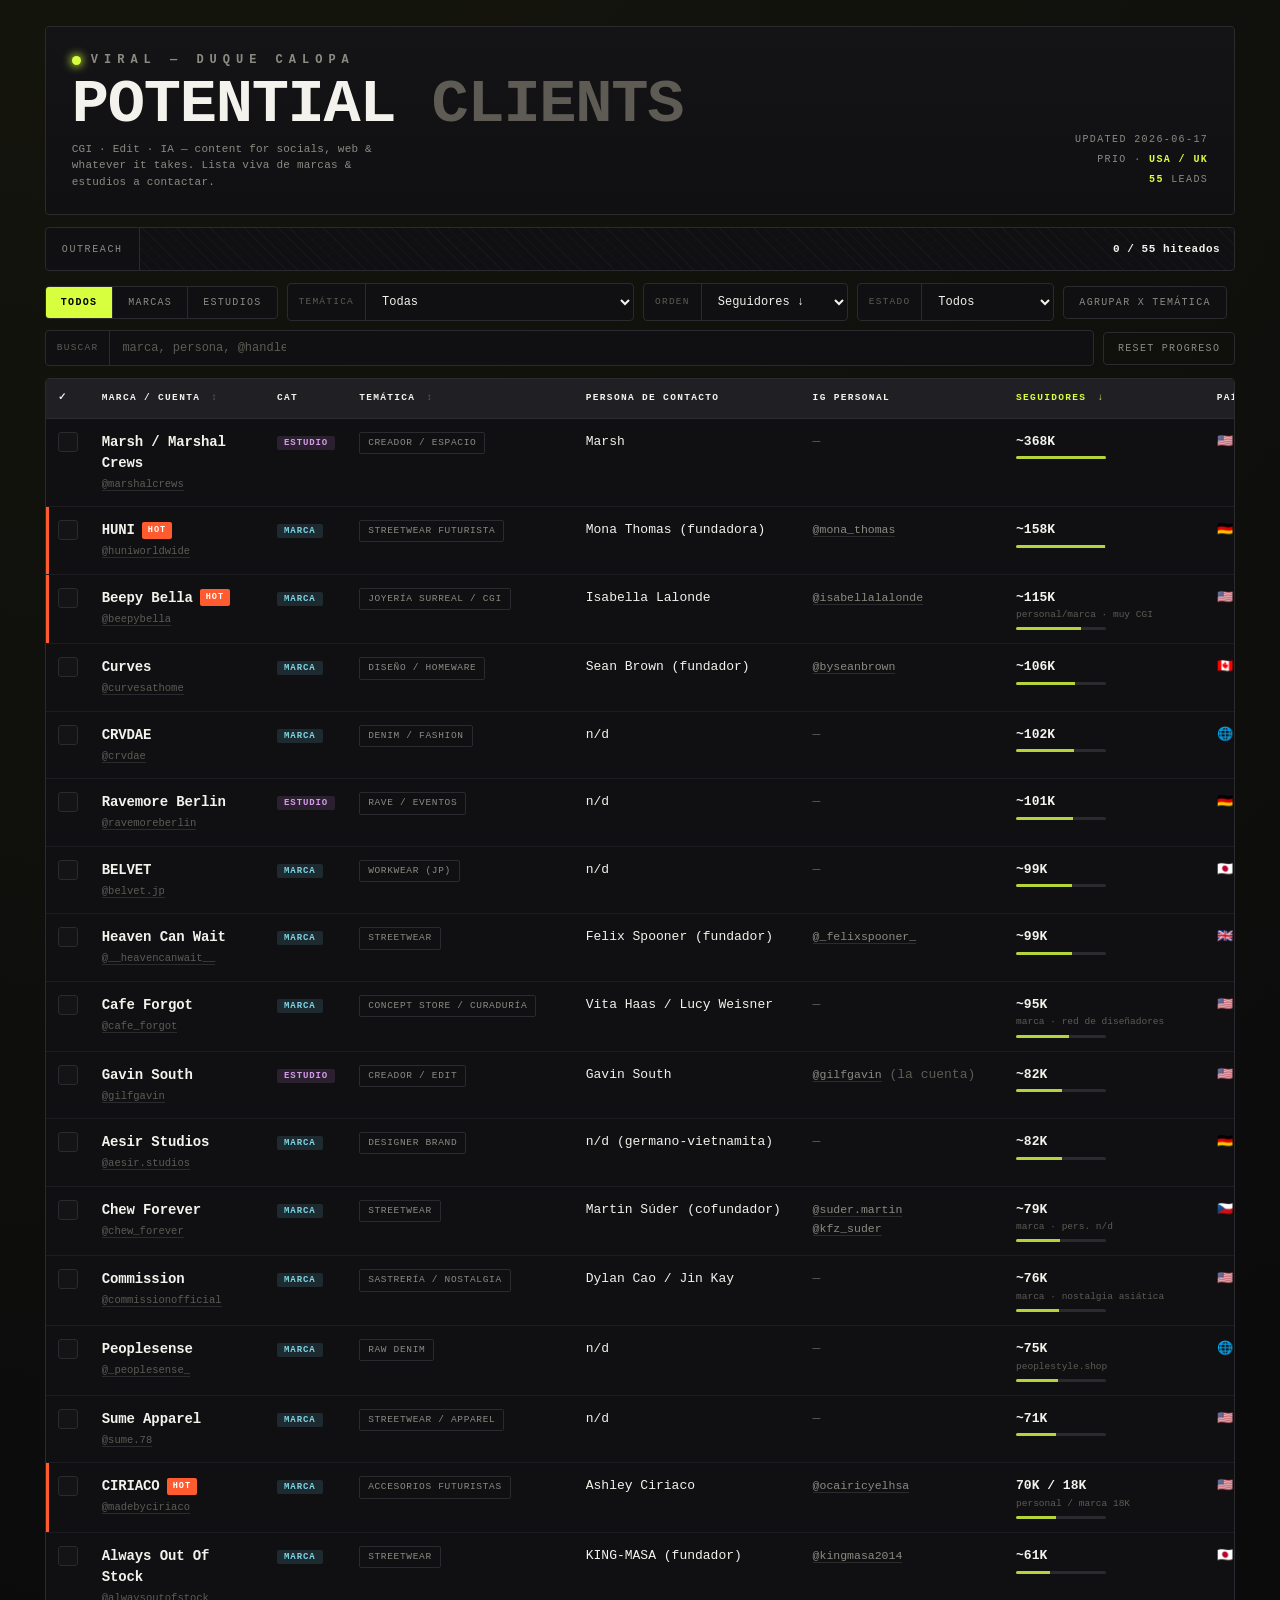
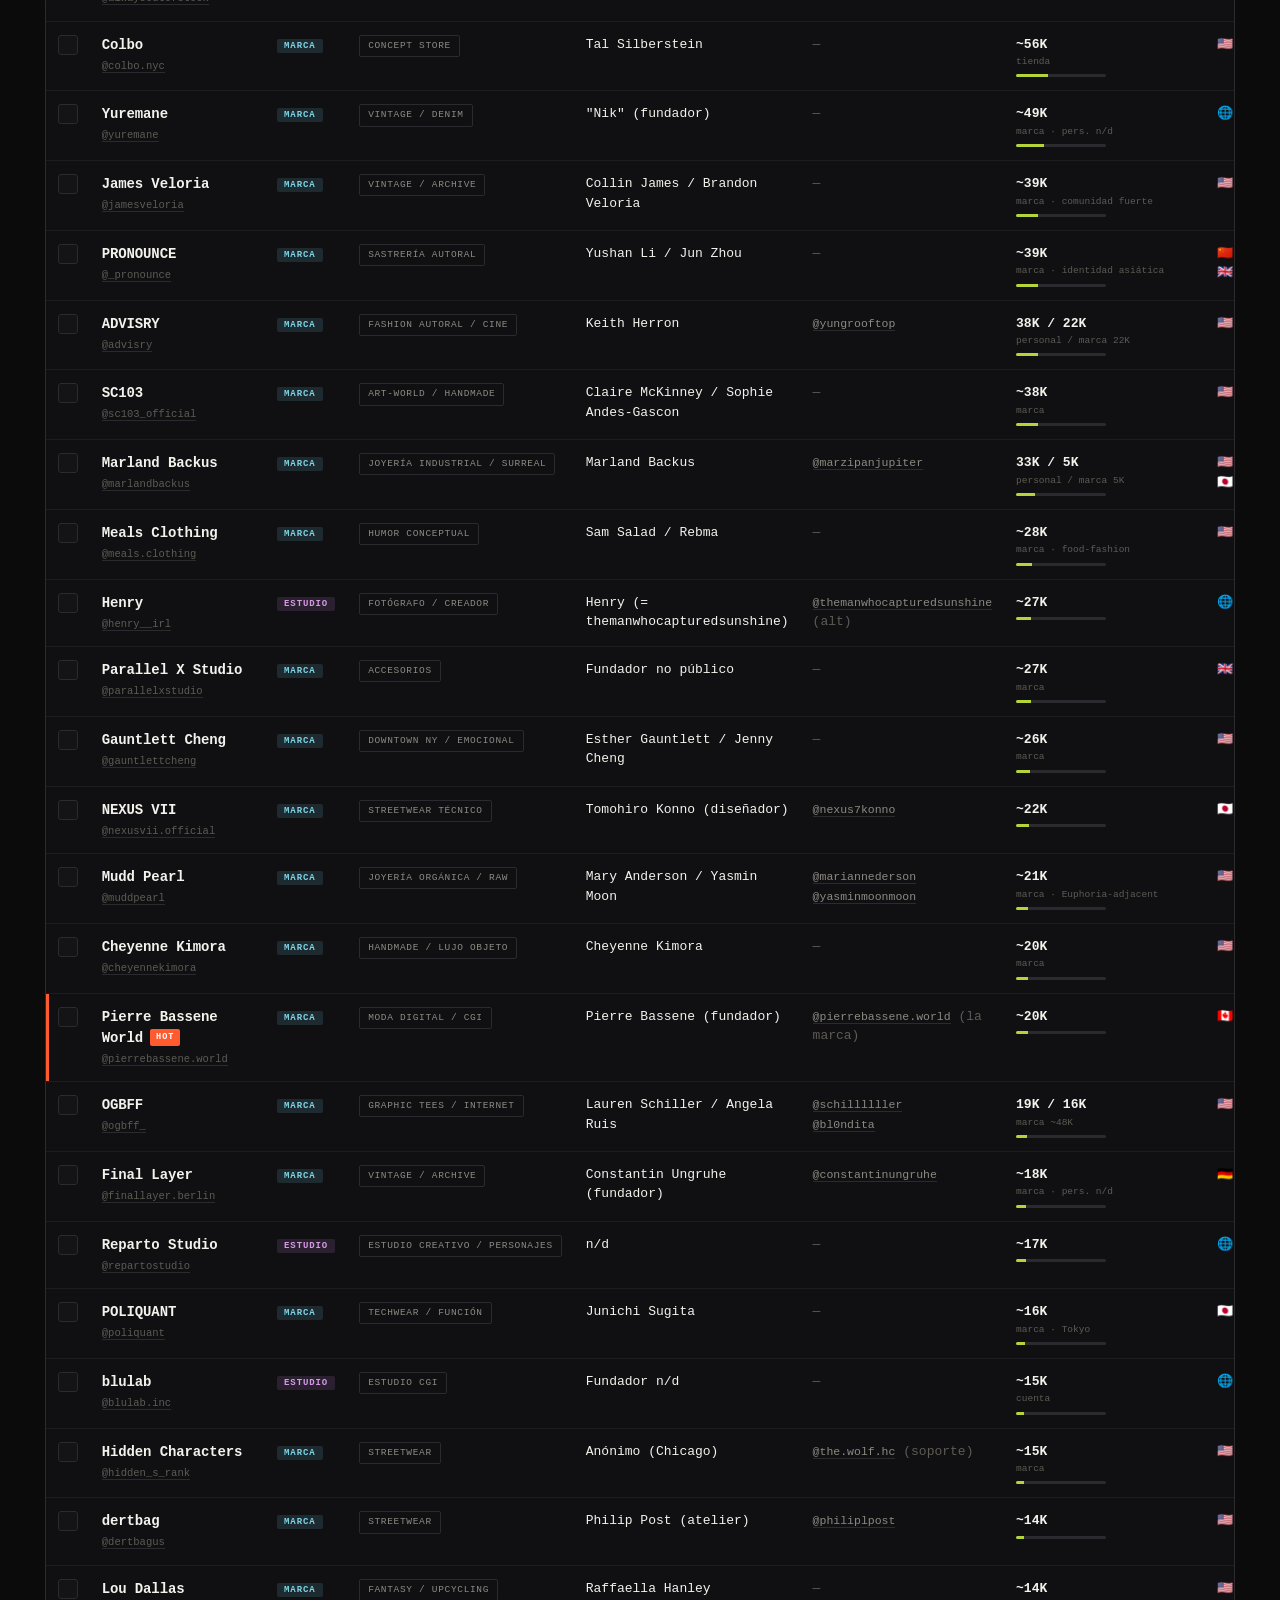
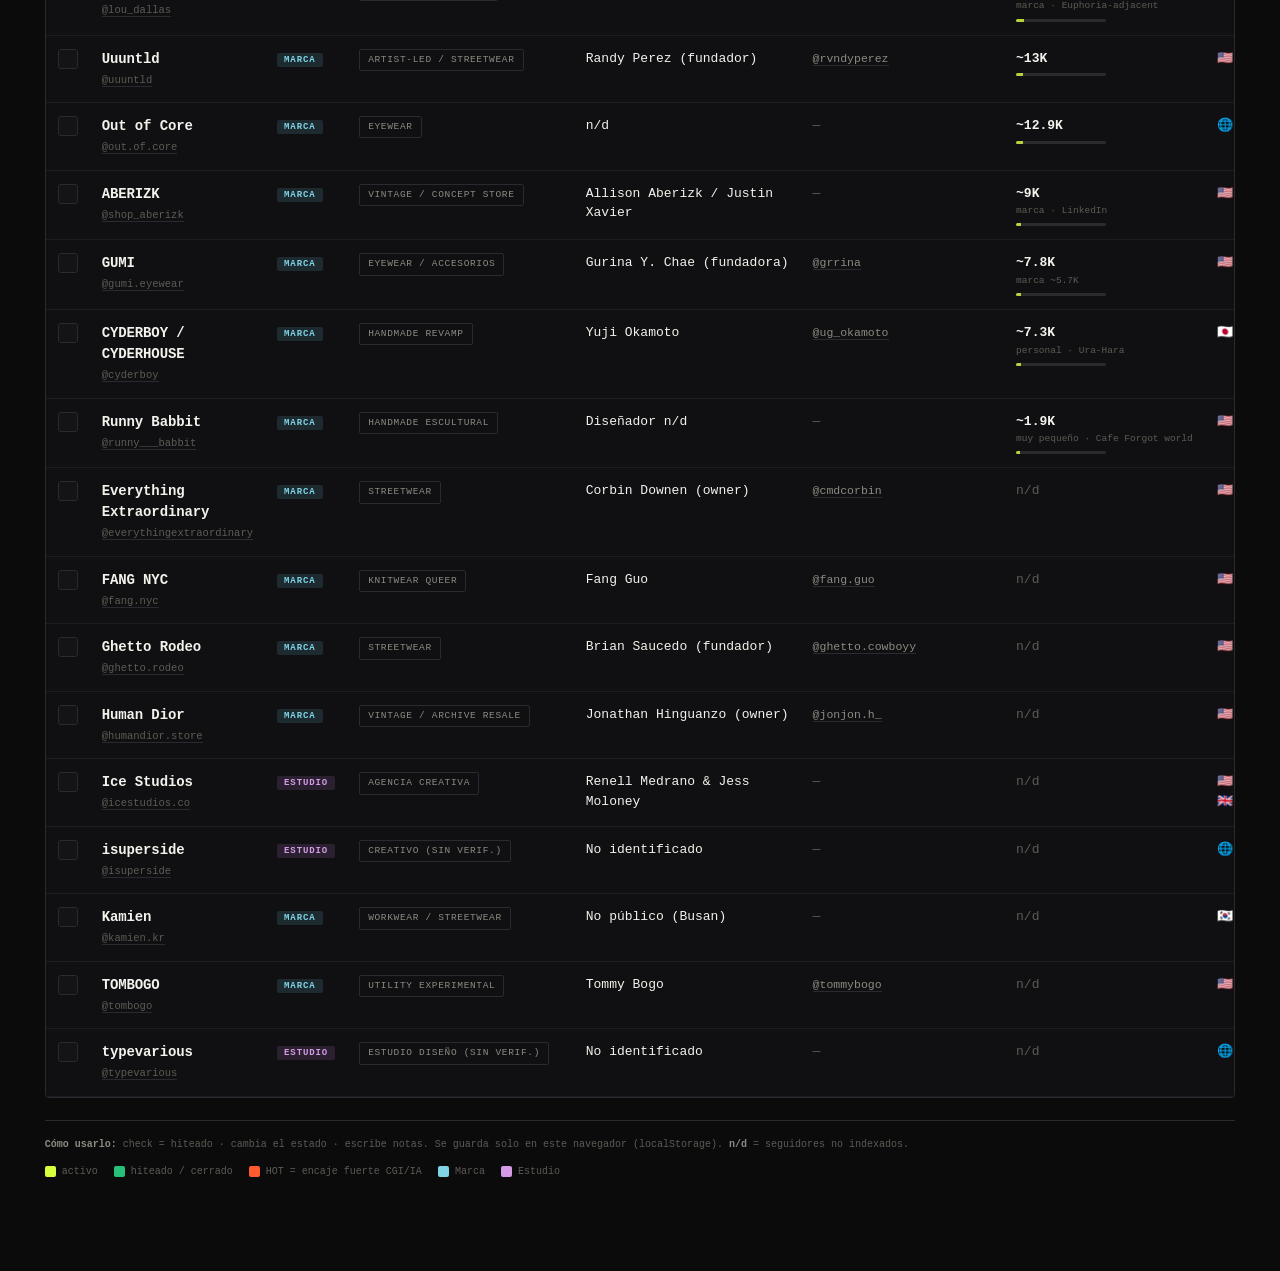
<file: crm-viral-46.html>
<!DOCTYPE html>
<html lang="es">
<head>
<meta charset="UTF-8" />
<meta name="viewport" content="width=device-width, initial-scale=1.0" />
<title>VIRAL — Potential Clients</title>
<style>
  :root{
    --bg:#0b0b0c;
    --panel:#141417;
    --panel-2:#101012;
    --ink:#f3f2ec;
    --ink-soft:#8c8a82;
    --ink-dim:#5d5b54;
    --line:#2a2a2f;
    --line-soft:#1d1d21;
    --accent:#d8ff3e;
    --accent-dim:#3a4416;
    --hot:#ff5b2e;
    --done:#27c07a;
    --row-hover:#1a1a1e;
    --mono:ui-monospace,"SF Mono","Menlo","Consolas","Roboto Mono",monospace;
  }
  *{box-sizing:border-box;}
  html,body{margin:0;padding:0;}
  body{
    background:var(--bg);color:var(--ink);font-family:var(--mono);font-size:13px;line-height:1.5;
    -webkit-font-smoothing:antialiased;padding:26px clamp(12px,3.5vw,48px) 90px;
    background-image:radial-gradient(circle at 12% -10%, #16170d 0%, transparent 42%);
  }
  ::selection{background:var(--accent);color:#000;}

  /* HEADER */
  header{
    border:1px solid var(--line);background:linear-gradient(180deg,var(--panel),var(--panel-2));
    padding:24px 26px;display:flex;flex-wrap:wrap;align-items:flex-end;justify-content:space-between;gap:18px;
    border-radius:4px;
  }
  .brand{display:flex;flex-direction:column;gap:8px;}
  .wordmark{font-size:12px;letter-spacing:.5em;text-transform:uppercase;font-weight:700;color:var(--ink-soft);
    display:flex;align-items:center;gap:10px;}
  .wordmark .dot{width:9px;height:9px;background:var(--accent);display:inline-block;border-radius:50%;
    box-shadow:0 0 10px 1px var(--accent);}
  h1{margin:0;font-size:clamp(32px,6vw,62px);line-height:.9;font-weight:800;letter-spacing:-.02em;text-transform:uppercase;}
  h1 .sub{color:var(--ink-dim);}
  .tagline{font-size:11px;color:var(--ink-soft);max-width:46ch;letter-spacing:.02em;}
  .meta{text-align:right;font-size:10px;color:var(--ink-soft);text-transform:uppercase;letter-spacing:.14em;line-height:2;}
  .meta b{color:var(--accent);font-weight:700;}

  /* PROGRESS */
  .progress-wrap{margin-top:12px;border:1px solid var(--line);background:var(--panel-2);display:flex;align-items:stretch;border-radius:4px;overflow:hidden;}
  .progress-label{padding:11px 16px;font-size:10px;text-transform:uppercase;letter-spacing:.16em;color:var(--ink-soft);
    border-right:1px solid var(--line);white-space:nowrap;display:flex;align-items:center;}
  .bar{flex:1;position:relative;min-height:42px;background:
    repeating-linear-gradient(45deg,transparent,transparent 7px,#161618 7px,#161618 8px);}
  .bar-fill{position:absolute;left:0;top:0;bottom:0;width:0;transition:width .4s cubic-bezier(.2,.8,.2,1);
    background:linear-gradient(90deg,var(--accent-dim),var(--accent));}
  .bar-num{position:absolute;right:14px;top:50%;transform:translateY(-50%);font-size:11px;font-weight:700;
    letter-spacing:.05em;color:var(--ink);}

  /* CONTROLS */
  .controls{margin-top:12px;display:flex;flex-wrap:wrap;gap:9px;align-items:center;}
  .pill-group{display:flex;border:1px solid var(--line);background:var(--panel-2);border-radius:4px;overflow:hidden;}
  .pill{border:0;background:transparent;font-family:var(--mono);cursor:pointer;padding:10px 15px;font-size:10px;
    text-transform:uppercase;letter-spacing:.13em;color:var(--ink-soft);border-right:1px solid var(--line);}
  .pill:last-child{border-right:0;}
  .pill:hover{color:var(--ink);}
  .pill[aria-pressed="true"]{background:var(--accent);color:#000;font-weight:700;}
  .field{display:flex;align-items:stretch;border:1px solid var(--line);background:var(--panel-2);border-radius:4px;overflow:hidden;}
  .field label{padding:0 11px;font-size:9.5px;text-transform:uppercase;letter-spacing:.13em;color:var(--ink-dim);
    border-right:1px solid var(--line);display:flex;align-items:center;}
  select,input[type="search"]{font-family:var(--mono);font-size:12px;border:0;background:transparent;color:var(--ink);
    padding:10px 12px;outline:none;}
  select option{background:var(--panel);color:var(--ink);}
  input[type="search"]{min-width:200px;}
  input[type="search"]::placeholder{color:var(--ink-dim);}
  select{cursor:pointer;padding-right:26px;}
  .grow{flex:1;}
  .ghost{border:1px solid var(--line);background:transparent;cursor:pointer;font-family:var(--mono);padding:10px 14px;
    font-size:10px;text-transform:uppercase;letter-spacing:.13em;color:var(--ink-soft);border-radius:4px;}
  .ghost:hover{background:var(--hot);color:#fff;border-color:var(--hot);}

  /* TABLE */
  .table-wrap{margin-top:12px;border:1px solid var(--line);background:var(--panel-2);overflow-x:auto;border-radius:4px;}
  table{border-collapse:separate;border-spacing:0;width:100%;min-width:1040px;}
  thead th{position:sticky;top:0;z-index:2;background:#202024;color:var(--ink);font-size:9.5px;text-transform:uppercase;
    letter-spacing:.14em;font-weight:600;padding:12px;text-align:left;white-space:nowrap;border-bottom:1px solid var(--line);}
  thead th.sortable{cursor:pointer;user-select:none;}
  thead th.sortable:hover{color:var(--accent);}
  thead th .arrow{opacity:.3;margin-left:4px;}
  thead th[data-active="true"]{color:var(--accent);}
  thead th[data-active="true"] .arrow{opacity:1;}
  tbody td{padding:13px 12px;border-bottom:1px solid var(--line-soft);vertical-align:top;}
  tbody tr{transition:background .12s;}
  tbody tr:hover{background:var(--row-hover);}
  tbody tr.hot td:first-child{box-shadow:inset 3px 0 0 var(--hot);}
  tbody tr.done{opacity:.5;}
  tbody tr.done .brandname{text-decoration:line-through;}

  .group-row td{background:linear-gradient(90deg,var(--accent-dim),transparent);color:var(--accent);
    font-size:10px;text-transform:uppercase;letter-spacing:.18em;font-weight:700;padding:9px 12px;
    border-top:1px solid var(--line);border-bottom:1px solid var(--line);}
  .group-row td .count{color:var(--ink-soft);font-weight:500;margin-left:8px;}

  .brandname{font-weight:700;font-size:14px;display:block;letter-spacing:-.01em;}
  .handle{font-size:10.5px;color:var(--ink-dim);}
  .handle a,.ig a{color:inherit;text-decoration:none;border-bottom:1px solid var(--line);}
  .handle a:hover,.ig a:hover{color:var(--accent);border-color:var(--accent);}
  .ig a{color:var(--ink-soft);font-size:11.5px;}
  .ig .note{color:var(--ink-dim);}
  .hot-tag{display:inline-block;background:var(--hot);color:#fff;font-size:8.5px;letter-spacing:.12em;
    text-transform:uppercase;padding:2px 6px;margin-left:7px;vertical-align:middle;font-weight:700;border-radius:2px;}

  .cat-badge{font-size:9px;text-transform:uppercase;letter-spacing:.1em;padding:2px 7px;border-radius:2px;font-weight:700;}
  .cat-Marca{background:#1d2a30;color:#7fd4e6;}
  .cat-Estudio{background:#2a2030;color:#d49ae6;}

  .tema{font-size:9.5px;text-transform:uppercase;letter-spacing:.07em;border:1px solid var(--line);
    padding:3px 8px;display:inline-block;white-space:nowrap;color:var(--ink-soft);border-radius:2px;}

  .followers{white-space:nowrap;min-width:118px;}
  .followers .num{font-variant-numeric:tabular-nums;font-weight:700;font-size:13px;}
  .followers .sub{display:block;font-weight:400;font-size:9.5px;color:var(--ink-dim);margin-top:1px;}
  .reach{height:3px;background:var(--line);margin-top:5px;border-radius:2px;overflow:hidden;max-width:90px;}
  .reach span{display:block;height:100%;background:var(--accent);opacity:.8;}
  .nd{color:var(--ink-dim);font-weight:400;}

  .via{font-size:11px;color:var(--ink-soft);max-width:24ch;}
  .via.email{color:var(--accent);font-weight:600;}

  .chk{display:flex;align-items:center;justify-content:center;}
  .chk input{appearance:none;-webkit-appearance:none;width:20px;height:20px;border:1px solid var(--line);
    background:var(--panel);cursor:pointer;position:relative;margin:0;border-radius:3px;}
  .chk input:hover{border-color:var(--accent);}
  .chk input:checked{background:var(--done);border-color:var(--done);}
  .chk input:checked::after{content:"\2713";position:absolute;inset:0;display:flex;align-items:center;justify-content:center;
    color:#04140c;font-size:13px;font-weight:800;}
  select.status{border:1px solid var(--line);background:var(--panel);color:var(--ink);font-size:10px;text-transform:uppercase;
    letter-spacing:.06em;padding:7px 8px;border-radius:3px;cursor:pointer;}
  select.status[data-s="respondio"]{background:#2e2a12;color:#ffe27a;border-color:#4a4220;}
  select.status[data-s="cerrado"]{background:#103122;color:#5cf0a8;border-color:#1d5c3d;}
  select.status[data-s="descartado"]{background:#222;color:var(--ink-dim);text-decoration:line-through;}

  .notes{min-width:160px;}
  .notes [contenteditable]{display:block;min-height:34px;border:1px solid var(--line-soft);padding:7px 8px;font-size:11px;
    outline:none;background:var(--panel);color:var(--ink);border-radius:3px;}
  .notes [contenteditable]:focus{border-color:var(--accent);background:#15170d;}
  .notes [contenteditable]:empty::before{content:"+ nota\2026";color:var(--ink-dim);}

  .flag{font-size:13px;}

  footer{margin-top:22px;font-size:10px;color:var(--ink-dim);line-height:1.9;border-top:1px solid var(--line);padding-top:14px;}
  footer b{color:var(--ink-soft);}
  .legend{display:flex;flex-wrap:wrap;gap:16px;margin-top:8px;}
  .legend span{display:inline-flex;align-items:center;gap:6px;}
  .sw{width:11px;height:11px;display:inline-block;border-radius:2px;}
  .empty{padding:48px;text-align:center;color:var(--ink-dim);text-transform:uppercase;letter-spacing:.14em;}
</style>
</head>
<body>

<header>
  <div class="brand">
    <div class="wordmark"><span class="dot"></span> VIRAL — DUQUE&nbsp;CALOPA</div>
    <h1>Potential <span class="sub">Clients</span></h1>
    <div class="tagline">CGI · Edit · IA — content for socials, web &amp; whatever it takes. Lista viva de marcas &amp; estudios a contactar.</div>
  </div>
  <div class="meta">Updated 2026-06-17<br>Prio · <b>USA / UK</b><br><b id="metaCount"></b> leads</div>
</header>

<div class="progress-wrap">
  <div class="progress-label">Outreach</div>
  <div class="bar"><div class="bar-fill" id="barFill"></div><div class="bar-num" id="barNum">0 / 0 hiteados</div></div>
</div>

<div class="controls">
  <div class="pill-group" id="catPills">
    <button class="pill" data-cat="all" aria-pressed="true">Todos</button>
    <button class="pill" data-cat="Marca" aria-pressed="false">Marcas</button>
    <button class="pill" data-cat="Estudio" aria-pressed="false">Estudios</button>
  </div>
  <div class="field"><label>Temática</label><select id="temaSel"><option value="all">Todas</option></select></div>
  <div class="field"><label>Orden</label>
    <select id="sortSel">
      <option value="foll_desc">Seguidores ↓</option>
      <option value="foll_asc">Seguidores ↑</option>
      <option value="brand_az">Marca A–Z</option>
      <option value="tema">Temática</option>
    </select>
  </div>
  <div class="field"><label>Estado</label>
    <select id="statusSel">
      <option value="all">Todos</option>
      <option value="pendiente">Pendiente</option>
      <option value="hiteado">Hiteado</option>
      <option value="respondio">Respondió</option>
      <option value="cerrado">Cerrado</option>
      <option value="descartado">Descartado</option>
    </select>
  </div>
  <button class="pill" id="groupBtn" aria-pressed="false" style="border:1px solid var(--line);background:var(--panel-2);border-radius:4px;">Agrupar x temática</button>
  <div class="field grow"><label>Buscar</label><input type="search" id="search" placeholder="marca, persona, @handle, país…" /></div>
  <button class="ghost" id="resetBtn">Reset progreso</button>
</div>

<div class="table-wrap">
  <table id="tbl">
    <thead><tr>
      <th style="width:40px;">✓</th>
      <th class="sortable" data-sort="brand">Marca / Cuenta <span class="arrow">↕</span></th>
      <th>Cat</th>
      <th class="sortable" data-sort="tema">Temática <span class="arrow">↕</span></th>
      <th>Persona de contacto</th>
      <th>IG personal</th>
      <th class="sortable" data-sort="foll">Seguidores <span class="arrow">↕</span></th>
      <th>País</th>
      <th>Vía</th>
      <th>Estado</th>
      <th>Notas</th>
    </tr></thead>
    <tbody id="tbody"></tbody>
  </table>
</div>

<footer>
  <b>Cómo usarlo:</b> check = hiteado · cambia el estado · escribe notas. Se guarda solo en este navegador (localStorage). <b>n/d</b> = seguidores no indexados.
  <div class="legend">
    <span><i class="sw" style="background:var(--accent)"></i> activo</span>
    <span><i class="sw" style="background:var(--done)"></i> hiteado / cerrado</span>
    <span><i class="sw" style="background:var(--hot)"></i> HOT = encaje fuerte CGI/IA</span>
    <span><i class="sw" style="background:#7fd4e6"></i> Marca</span>
    <span><i class="sw" style="background:#d49ae6"></i> Estudio</span>
  </div>
</footer>

<script>
const MAXF = 160000; // para la barra de alcance
const DATA = [
  {id:"huni",cat:"Marca",brand:"HUNI",bigHandle:"huniworldwide",tema:"Streetwear futurista",person:"Mona Thomas (fundadora)",ig:[["mona_thomas"]],foll:158000,follLabel:"~158K",country:"🇩🇪",via:"mona@hunidesign.com",email:true,hot:true},
  {id:"curves",cat:"Marca",brand:"Curves",bigHandle:"curvesathome",tema:"Diseño / homeware",person:"Sean Brown (fundador)",ig:[["byseanbrown"]],foll:106000,follLabel:"~106K",country:"🇨🇦",via:"DM personal"},
  {id:"hcw",cat:"Marca",brand:"Heaven Can Wait",bigHandle:"__heavencanwait__",tema:"Streetwear",person:"Felix Spooner (fundador)",ig:[["_felixspooner_"]],foll:99000,follLabel:"~99K",country:"🇬🇧",via:"DM personal / web"},
  {id:"chew",cat:"Marca",brand:"Chew Forever",bigHandle:"chew_forever",tema:"Streetwear",person:"Martin Súder (cofundador)",ig:[["suder.martin"],["kfz_suder"]],foll:79000,follLabel:"~79K",follSub:"marca · pers. n/d",country:"🇨🇿",via:"DM"},
  {id:"aoos",cat:"Marca",brand:"Always Out Of Stock",bigHandle:"alwaysoutofstock",tema:"Streetwear",person:"KING-MASA (fundador)",ig:[["kingmasa2014"]],foll:61000,follLabel:"~61K",country:"🇯🇵",via:"Email web AOOS"},
  {id:"ogbff",cat:"Marca",brand:"OGBFF",bigHandle:"ogbff_",tema:"Graphic tees / internet",person:"Lauren Schiller / Angela Ruis",ig:[["schillllller"],["bl0ndita"]],foll:19000,follLabel:"19K / 16K",follSub:"marca ~48K",country:"🇺🇸",via:"DM"},
  {id:"parallelx",cat:"Marca",brand:"Parallel X Studio",bigHandle:"parallelxstudio",tema:"Accesorios",person:"Fundador no público",ig:[],foll:27000,follLabel:"~27K",follSub:"marca",country:"🇬🇧",via:"DM marca"},
  {id:"nexusvii",cat:"Marca",brand:"NEXUS VII",bigHandle:"nexusvii.official",tema:"Streetwear técnico",person:"Tomohiro Konno (diseñador)",ig:[["nexus7konno"]],foll:22000,follLabel:"~22K",country:"🇯🇵",via:"Email web nexusvii.jp"},
  {id:"pierre",cat:"Marca",brand:"Pierre Bassene World",bigHandle:"pierrebassene.world",tema:"Moda digital / CGI",person:"Pierre Bassene (fundador)",ig:[["pierrebassene.world","la marca"]],foll:20000,follLabel:"~20K",country:"🇨🇦",via:"DM marca",hot:true},
  {id:"finallayer",cat:"Marca",brand:"Final Layer",bigHandle:"finallayer.berlin",tema:"Vintage / archive",person:"Constantin Ungruhe (fundador)",ig:[["constantinungruhe"]],foll:18000,follLabel:"~18K",follSub:"marca · pers. n/d",country:"🇩🇪",via:"Web finallayer.eu"},
  {id:"hidden",cat:"Marca",brand:"Hidden Characters",bigHandle:"hidden_s_rank",tema:"Streetwear",person:"Anónimo (Chicago)",ig:[["the.wolf.hc","soporte"]],foll:15000,follLabel:"~15K",follSub:"marca",country:"🇺🇸",via:"DM marca"},
  {id:"dertbag",cat:"Marca",brand:"dertbag",bigHandle:"dertbagus",tema:"Streetwear",person:"Philip Post (atelier)",ig:[["philiplpost"]],foll:14000,follLabel:"~14K",country:"🇺🇸",via:"philip@dertbag.us",email:true},
  {id:"uuuntld",cat:"Marca",brand:"Uuuntld",bigHandle:"uuuntld",tema:"Artist-led / streetwear",person:"Randy Perez (fundador)",ig:[["rvndyperez"]],foll:13000,follLabel:"~13K",country:"🇺🇸",via:"contact@rvndyperez.com",email:true},
  {id:"aberizk",cat:"Marca",brand:"ABERIZK",bigHandle:"shop_aberizk",tema:"Vintage / concept store",person:"Allison Aberizk / Justin Xavier",ig:[],foll:9000,follLabel:"~9K",follSub:"marca · LinkedIn",country:"🇺🇸",via:"Web / LinkedIn"},
  {id:"gumi",cat:"Marca",brand:"GUMI",bigHandle:"gumi.eyewear",tema:"Eyewear / accesorios",person:"Gurina Y. Chae (fundadora)",ig:[["grrina"]],foll:7800,follLabel:"~7.8K",follSub:"marca ~5.7K",country:"🇺🇸",via:"Web gumiverse.com"},
  {id:"ghetto",cat:"Marca",brand:"Ghetto Rodeo",bigHandle:"ghetto.rodeo",tema:"Streetwear",person:"Brian Saucedo (fundador)",ig:[["ghetto.cowboyy"]],foll:null,follLabel:"n/d",country:"🇺🇸",via:"DM personal"},
  {id:"humandior",cat:"Marca",brand:"Human Dior",bigHandle:"humandior.store",tema:"Vintage / archive resale",person:"Jonathan Hinguanzo (owner)",ig:[["jonjon.h_"]],foll:null,follLabel:"n/d",country:"🇺🇸",via:"DM personal"},
  {id:"everything",cat:"Marca",brand:"Everything Extraordinary",bigHandle:"everythingextraordinary",tema:"Streetwear",person:"Corbin Downen (owner)",ig:[["cmdcorbin"]],foll:null,follLabel:"n/d",country:"🇺🇸",via:"DM / LinkedIn"},
  {id:"yuremane",cat:"Marca",brand:"Yuremane",bigHandle:"yuremane",tema:"Vintage / denim",person:"\"Nik\" (fundador)",ig:[],foll:49000,follLabel:"~49K",follSub:"marca · pers. n/d",country:"🌐",via:"DM / web"},
  {id:"kamien",cat:"Marca",brand:"Kamien",bigHandle:"kamien.kr",tema:"Workwear / streetwear",person:"No público (Busan)",ig:[],foll:null,follLabel:"n/d",country:"🇰🇷",via:"DM marca"},
  {id:"advisry",cat:"Marca",brand:"ADVISRY",bigHandle:"advisry",tema:"Fashion autoral / cine",person:"Keith Herron",ig:[["yungrooftop"]],foll:38000,follLabel:"38K / 22K",follSub:"personal / marca 22K",country:"🇺🇸",via:"DM personal"},
  {id:"ciriaco",cat:"Marca",brand:"CIRIACO",bigHandle:"madebyciriaco",tema:"Accesorios futuristas",person:"Ashley Ciriaco",ig:[["ocairicyelhsa"]],foll:70000,follLabel:"70K / 18K",follSub:"personal / marca 18K",country:"🇺🇸",via:"DM personal",hot:true},
  {id:"cheyennekimora",cat:"Marca",brand:"Cheyenne Kimora",bigHandle:"cheyennekimora",tema:"Handmade / lujo objeto",person:"Cheyenne Kimora",ig:[],foll:20000,follLabel:"~20K",follSub:"marca",country:"🇺🇸",via:"DM marca"},
  {id:"beepybella",cat:"Marca",brand:"Beepy Bella",bigHandle:"beepybella",tema:"Joyería surreal / CGI",person:"Isabella Lalonde",ig:[["isabellalalonde"]],foll:115000,follLabel:"~115K",follSub:"personal/marca · muy CGI",country:"🇺🇸",via:"DM personal / marca",hot:true},
  {id:"fangnyc",cat:"Marca",brand:"FANG NYC",bigHandle:"fang.nyc",tema:"Knitwear queer",person:"Fang Guo",ig:[["fang.guo"]],foll:null,follLabel:"n/d",country:"🇺🇸",via:"DM founder"},
  {id:"tombogo",cat:"Marca",brand:"TOMBOGO",bigHandle:"tombogo",tema:"Utility experimental",person:"Tommy Bogo",ig:[["tommybogo"]],foll:null,follLabel:"n/d",country:"🇺🇸",via:"DM founder"},
  {id:"muddpearl",cat:"Marca",brand:"Mudd Pearl",bigHandle:"muddpearl",tema:"Joyería orgánica / raw",person:"Mary Anderson / Yasmin Moon",ig:[["mariannederson"],["yasminmoonmoon"]],foll:21000,follLabel:"~21K",follSub:"marca · Euphoria-adjacent",country:"🇺🇸",via:"DM marca / founders"},
  {id:"cafeforgot",cat:"Marca",brand:"Cafe Forgot",bigHandle:"cafe_forgot",tema:"Concept store / curaduría",person:"Vita Haas / Lucy Weisner",ig:[],foll:95000,follLabel:"~95K",follSub:"marca · red de diseñadores",country:"🇺🇸",via:"info@cafeforgot.com",email:true},
  {id:"sc103",cat:"Marca",brand:"SC103",bigHandle:"sc103_official",tema:"Art-world / handmade",person:"Claire McKinney / Sophie Andes-Gascon",ig:[],foll:38000,follLabel:"~38K",follSub:"marca",country:"🇺🇸",via:"DM marca"},
  {id:"gauntlettcheng",cat:"Marca",brand:"Gauntlett Cheng",bigHandle:"gauntlettcheng",tema:"Downtown NY / emocional",person:"Esther Gauntlett / Jenny Cheng",ig:[],foll:26000,follLabel:"~26K",follSub:"marca",country:"🇺🇸",via:"DM marca"},
  {id:"jamesveloria",cat:"Marca",brand:"James Veloria",bigHandle:"jamesveloria",tema:"Vintage / archive",person:"Collin James / Brandon Veloria",ig:[],foll:39000,follLabel:"~39K",follSub:"marca · comunidad fuerte",country:"🇺🇸",via:"DM marca"},
  {id:"colbo",cat:"Marca",brand:"Colbo",bigHandle:"colbo.nyc",tema:"Concept store",person:"Tal Silberstein",ig:[],foll:56000,follLabel:"~56K",follSub:"tienda",country:"🇺🇸",via:"DM / tienda"},
  {id:"meals",cat:"Marca",brand:"Meals Clothing",bigHandle:"meals.clothing",tema:"Humor conceptual",person:"Sam Salad / Rebma",ig:[],foll:28000,follLabel:"~28K",follSub:"marca · food-fashion",country:"🇺🇸",via:"DM marca"},
  {id:"poliquant",cat:"Marca",brand:"POLIQUANT",bigHandle:"poliquant",tema:"Techwear / función",person:"Junichi Sugita",ig:[],foll:16000,follLabel:"~16K",follSub:"marca · Tokyo",country:"🇯🇵",via:"DM marca"},
  {id:"cyderboy",cat:"Marca",brand:"CYDERBOY / CYDERHOUSE",bigHandle:"cyderboy",tema:"Handmade revamp",person:"Yuji Okamoto",ig:[["ug_okamoto"]],foll:7300,follLabel:"~7.3K",follSub:"personal · Ura-Hara",country:"🇯🇵",via:"DM personal"},
  {id:"pronounce",cat:"Marca",brand:"PRONOUNCE",bigHandle:"_pronounce",tema:"Sastrería autoral",person:"Yushan Li / Jun Zhou",ig:[],foll:39000,follLabel:"~39K",follSub:"marca · identidad asiática",country:"🇨🇳🇬🇧",via:"DM marca"},
  {id:"commission",cat:"Marca",brand:"Commission",bigHandle:"commissionofficial",tema:"Sastrería / nostalgia",person:"Dylan Cao / Jin Kay",ig:[],foll:76000,follLabel:"~76K",follSub:"marca · nostalgia asiática",country:"🇺🇸",via:"DM marca"},
  {id:"loudallas",cat:"Marca",brand:"Lou Dallas",bigHandle:"lou_dallas",tema:"Fantasy / upcycling",person:"Raffaella Hanley",ig:[],foll:14000,follLabel:"~14K",follSub:"marca · Euphoria-adjacent",country:"🇺🇸",via:"DM marca"},
  {id:"marlandbackus",cat:"Marca",brand:"Marland Backus",bigHandle:"marlandbackus",tema:"Joyería industrial / surreal",person:"Marland Backus",ig:[["marzipanjupiter"]],foll:33000,follLabel:"33K / 5K",follSub:"personal / marca 5K",country:"🇺🇸🇯🇵",via:"info@marlandbackus.com",email:true},
  {id:"runnybabbit",cat:"Marca",brand:"Runny Babbit",bigHandle:"runny___babbit",tema:"Handmade escultural",person:"Diseñador n/d",ig:[],foll:1900,follLabel:"~1.9K",follSub:"muy pequeño · Cafe Forgot world",country:"🇺🇸",via:"DM marca"},
  {id:"gavin",cat:"Estudio",brand:"Gavin South",bigHandle:"gilfgavin",tema:"Creador / edit",person:"Gavin South",ig:[["gilfgavin","la cuenta"]],foll:82000,follLabel:"~82K",country:"🇺🇸",via:"DM / colab"},
  {id:"henry",cat:"Estudio",brand:"Henry",bigHandle:"henry__irl",tema:"Fotógrafo / creador",person:"Henry (= themanwhocapturedsunshine)",ig:[["themanwhocapturedsunshine","alt"]],foll:27000,follLabel:"~27K",country:"🌐",via:"DM / colab"},
  {id:"blulab",cat:"Estudio",brand:"blulab",bigHandle:"blulab.inc",tema:"Estudio CGI",person:"Fundador n/d",ig:[],foll:15000,follLabel:"~15K",follSub:"cuenta",country:"🌐",via:"DM colab"},
  {id:"icestudios",cat:"Estudio",brand:"Ice Studios",bigHandle:"icestudios.co",tema:"Agencia creativa",person:"Renell Medrano & Jess Moloney",ig:[],foll:null,follLabel:"n/d",country:"🇺🇸🇬🇧",via:"Web icestudios.co — meterte como talento"},
  {id:"typevarious",cat:"Estudio",brand:"typevarious",bigHandle:"typevarious",tema:"Estudio diseño (sin verif.)",person:"No identificado",ig:[],foll:null,follLabel:"n/d",country:"🌐",via:"DM"},
  {id:"isuperside",cat:"Estudio",brand:"isuperside",bigHandle:"isuperside",tema:"Creativo (sin verif.)",person:"No identificado",ig:[],foll:null,follLabel:"n/d",country:"🌐",via:"DM"},
  {id:"marshalcrews",cat:"Estudio",brand:"Marsh / Marshal Crews",bigHandle:"marshalcrews",tema:"Creador / espacio",person:"Marsh",ig:[],foll:367787,follLabel:"~368K",country:"🇺🇸",via:"DM"},
  {id:"outofcore",cat:"Marca",brand:"Out of Core",bigHandle:"out.of.core",tema:"Eyewear",person:"n/d",ig:[],foll:12940,follLabel:"~12.9K",country:"🌐",via:"DM marca"},
  {id:"ravemoreberlin",cat:"Estudio",brand:"Ravemore Berlin",bigHandle:"ravemoreberlin",tema:"Rave / eventos",person:"n/d",ig:[],foll:101318,follLabel:"~101K",country:"🇩🇪",via:"DM"},
  {id:"sume78",cat:"Marca",brand:"Sume Apparel",bigHandle:"sume.78",tema:"Streetwear / apparel",person:"n/d",ig:[],foll:70900,follLabel:"~71K",country:"🇺🇸",via:"team@sumeapparel.com",email:true},
  {id:"aesirstudios",cat:"Marca",brand:"Aesir Studios",bigHandle:"aesir.studios",tema:"Designer brand",person:"n/d (germano-vietnamita)",ig:[],foll:81855,follLabel:"~82K",country:"🇩🇪",via:"DM marca"},
  {id:"peoplesense",cat:"Marca",brand:"Peoplesense",bigHandle:"_peoplesense_",tema:"Raw denim",person:"n/d",ig:[],foll:75378,follLabel:"~75K",follSub:"peoplestyle.shop",country:"🌐",via:"Web peoplestyle.shop"},
  {id:"repartostudio",cat:"Estudio",brand:"Reparto Studio",bigHandle:"repartostudio",tema:"Estudio creativo / personajes",person:"n/d",ig:[],foll:16968,follLabel:"~17K",country:"🌐",via:"agency@lobby.pr",email:true},
  {id:"crvdae",cat:"Marca",brand:"CRVDAE",bigHandle:"crvdae",tema:"Denim / fashion",person:"n/d",ig:[],foll:101621,follLabel:"~102K",country:"🌐",via:"info@crvdae.com",email:true},
  {id:"belvet",cat:"Marca",brand:"BELVET",bigHandle:"belvet.jp",tema:"Workwear (JP)",person:"n/d",ig:[],foll:99436,follLabel:"~99K",country:"🇯🇵",via:"DM / online store"},
];

const LS_KEY="viral_crm_46_v1";
let saved=JSON.parse(localStorage.getItem(LS_KEY)||"{}");
const persist=()=>localStorage.setItem(LS_KEY,JSON.stringify(saved));
const rec=id=>{if(!saved[id])saved[id]={hit:false,status:"pendiente",notes:""};return saved[id];};
let view={cat:"all",tema:"all",sort:"foll_desc",status:"all",q:"",group:false};
const tbody=document.getElementById("tbody");
const esc=s=>(s||"").replace(/[&<>"]/g,c=>({"&":"&amp;","<":"&lt;",">":"&gt;","\"":"&quot;"}[c]));

function igCell(r){
  if(!r.ig||!r.ig.length)return '<span class="nd">—</span>';
  return r.ig.map(h=>`<span class="ig"><a href="https://instagram.com/${h[0]}" target="_blank" rel="noopener">@${h[0]}</a>${h[1]?` <span class="note">(${h[1]})</span>`:""}</span>`).join("<br>");
}
function follCell(r){
  if(r.foll==null)return '<span class="nd">n/d</span>';
  const w=Math.max(4,Math.min(100,Math.round(r.foll/MAXF*100)));
  return `<span class="num">${r.follLabel}</span>${r.follSub?`<span class="sub">${esc(r.follSub)}</span>`:""}<div class="reach"><span style="width:${w}%"></span></div>`;
}
function matches(r){
  if(view.cat!=="all"&&r.cat!==view.cat)return false;
  if(view.tema!=="all"&&r.tema!==view.tema)return false;
  if(view.status!=="all"&&rec(r.id).status!==view.status)return false;
  if(view.q){const hay=(r.brand+" "+r.person+" "+r.bigHandle+" "+r.tema+" "+r.country+" "+(r.ig||[]).map(x=>x[0]).join(" ")).toLowerCase();if(!hay.includes(view.q.toLowerCase()))return false;}
  return true;
}
function sortRows(rows){
  const fv=r=>r.foll==null?-1:r.foll;
  const by={foll_desc:(a,b)=>fv(b)-fv(a)||a.brand.localeCompare(b.brand),foll_asc:(a,b)=>fv(a)-fv(b)||a.brand.localeCompare(b.brand),brand_az:(a,b)=>a.brand.localeCompare(b.brand),tema:(a,b)=>a.tema.localeCompare(b.tema)||fv(b)-fv(a)}[view.sort];
  return rows.slice().sort(by);
}
function rowHTML(r){
  const s=rec(r.id);
  const cls=[s.hit||s.status==="cerrado"?"done":"",r.hot?"hot":""].join(" ").trim();
  return `<tr class="${cls}" data-id="${r.id}">
    <td><div class="chk"><input type="checkbox" data-act="hit" ${s.hit?"checked":""}></div></td>
    <td><span class="brandname">${esc(r.brand)}${r.hot?'<span class="hot-tag">hot</span>':""}</span><span class="handle"><a href="https://instagram.com/${r.bigHandle}" target="_blank" rel="noopener">@${r.bigHandle}</a></span></td>
    <td><span class="cat-badge cat-${r.cat}">${r.cat}</span></td>
    <td><span class="tema">${esc(r.tema)}</span></td>
    <td>${esc(r.person)}</td>
    <td>${igCell(r)}</td>
    <td class="followers">${follCell(r)}</td>
    <td><span class="flag">${r.country}</span></td>
    <td class="via ${r.email?"email":""}">${esc(r.via)}</td>
    <td><select class="status" data-act="status" data-s="${s.status}">
      ${["pendiente","hiteado","respondio","cerrado","descartado"].map(o=>`<option value="${o}"${s.status===o?" selected":""}>${o[0].toUpperCase()+o.slice(1)}</option>`).join("")}
    </select></td>
    <td class="notes"><div contenteditable data-act="notes">${esc(s.notes)}</div></td>
  </tr>`;
}
function render(){
  const rows=DATA.filter(matches);
  let html="";
  if(!rows.length)html=`<tr><td colspan="11" class="empty">Sin resultados</td></tr>`;
  else if(view.group){
    const g={};rows.forEach(r=>{(g[r.tema]=g[r.tema]||[]).push(r);});
    Object.keys(g).sort().forEach(t=>{html+=`<tr class="group-row"><td colspan="11">${esc(t)}<span class="count">${g[t].length}</span></td></tr>`+sortRows(g[t]).map(rowHTML).join("");});
  } else html=sortRows(rows).map(rowHTML).join("");
  tbody.innerHTML=html;
  const total=DATA.length,done=DATA.filter(r=>rec(r.id).hit).length;
  document.getElementById("barFill").style.width=(total?done/total*100:0)+"%";
  document.getElementById("barNum").textContent=`${done} / ${total} hiteados`;
  document.getElementById("metaCount").textContent=total;
}
tbody.addEventListener("change",e=>{
  const tr=e.target.closest("tr");if(!tr)return;const id=tr.dataset.id,a=e.target.dataset.act;
  if(a==="hit"){rec(id).hit=e.target.checked;if(e.target.checked&&rec(id).status==="pendiente")rec(id).status="hiteado";}
  if(a==="status"){rec(id).status=e.target.value;if(["cerrado","hiteado"].includes(e.target.value))rec(id).hit=true;}
  persist();render();
});
tbody.addEventListener("input",e=>{if(e.target.dataset.act==="notes"){rec(e.target.closest("tr").dataset.id).notes=e.target.textContent;persist();}});
document.getElementById("catPills").addEventListener("click",e=>{const b=e.target.closest(".pill");if(!b||!b.dataset.cat)return;view.cat=b.dataset.cat;document.querySelectorAll("#catPills .pill").forEach(p=>p.setAttribute("aria-pressed",p===b));render();});
document.getElementById("temaSel").addEventListener("change",e=>{view.tema=e.target.value;render();});
document.getElementById("sortSel").addEventListener("change",e=>{view.sort=e.target.value;syncArrows();render();});
document.getElementById("statusSel").addEventListener("change",e=>{view.status=e.target.value;render();});
document.getElementById("search").addEventListener("input",e=>{view.q=e.target.value.trim();render();});
document.getElementById("groupBtn").addEventListener("click",e=>{view.group=!view.group;e.currentTarget.setAttribute("aria-pressed",view.group);render();});
document.getElementById("resetBtn").addEventListener("click",()=>{if(confirm("¿Borrar tu progreso (checks, estados, notas)?")){saved={};persist();render();}});
document.querySelectorAll("th.sortable").forEach(th=>th.addEventListener("click",()=>{const k=th.dataset.sort;if(k==="foll")view.sort=view.sort==="foll_desc"?"foll_asc":"foll_desc";if(k==="brand")view.sort="brand_az";if(k==="tema")view.sort="tema";document.getElementById("sortSel").value=view.sort;syncArrows();render();}));
function syncArrows(){document.querySelectorAll("th.sortable").forEach(th=>{const k=th.dataset.sort;const act=(k==="foll"&&view.sort.startsWith("foll"))||(k==="brand"&&view.sort==="brand_az")||(k==="tema"&&view.sort==="tema");th.dataset.active=act;const ar=th.querySelector(".arrow");if(k==="foll")ar.textContent=view.sort==="foll_asc"?"↑":"↓";});}
(function(){const t=[...new Set(DATA.map(r=>r.tema))].sort(),s=document.getElementById("temaSel");t.forEach(x=>{const o=document.createElement("option");o.value=x;o.textContent=x;s.appendChild(o);});})();
syncArrows();render();
</script>
</body>
</html>
</file>
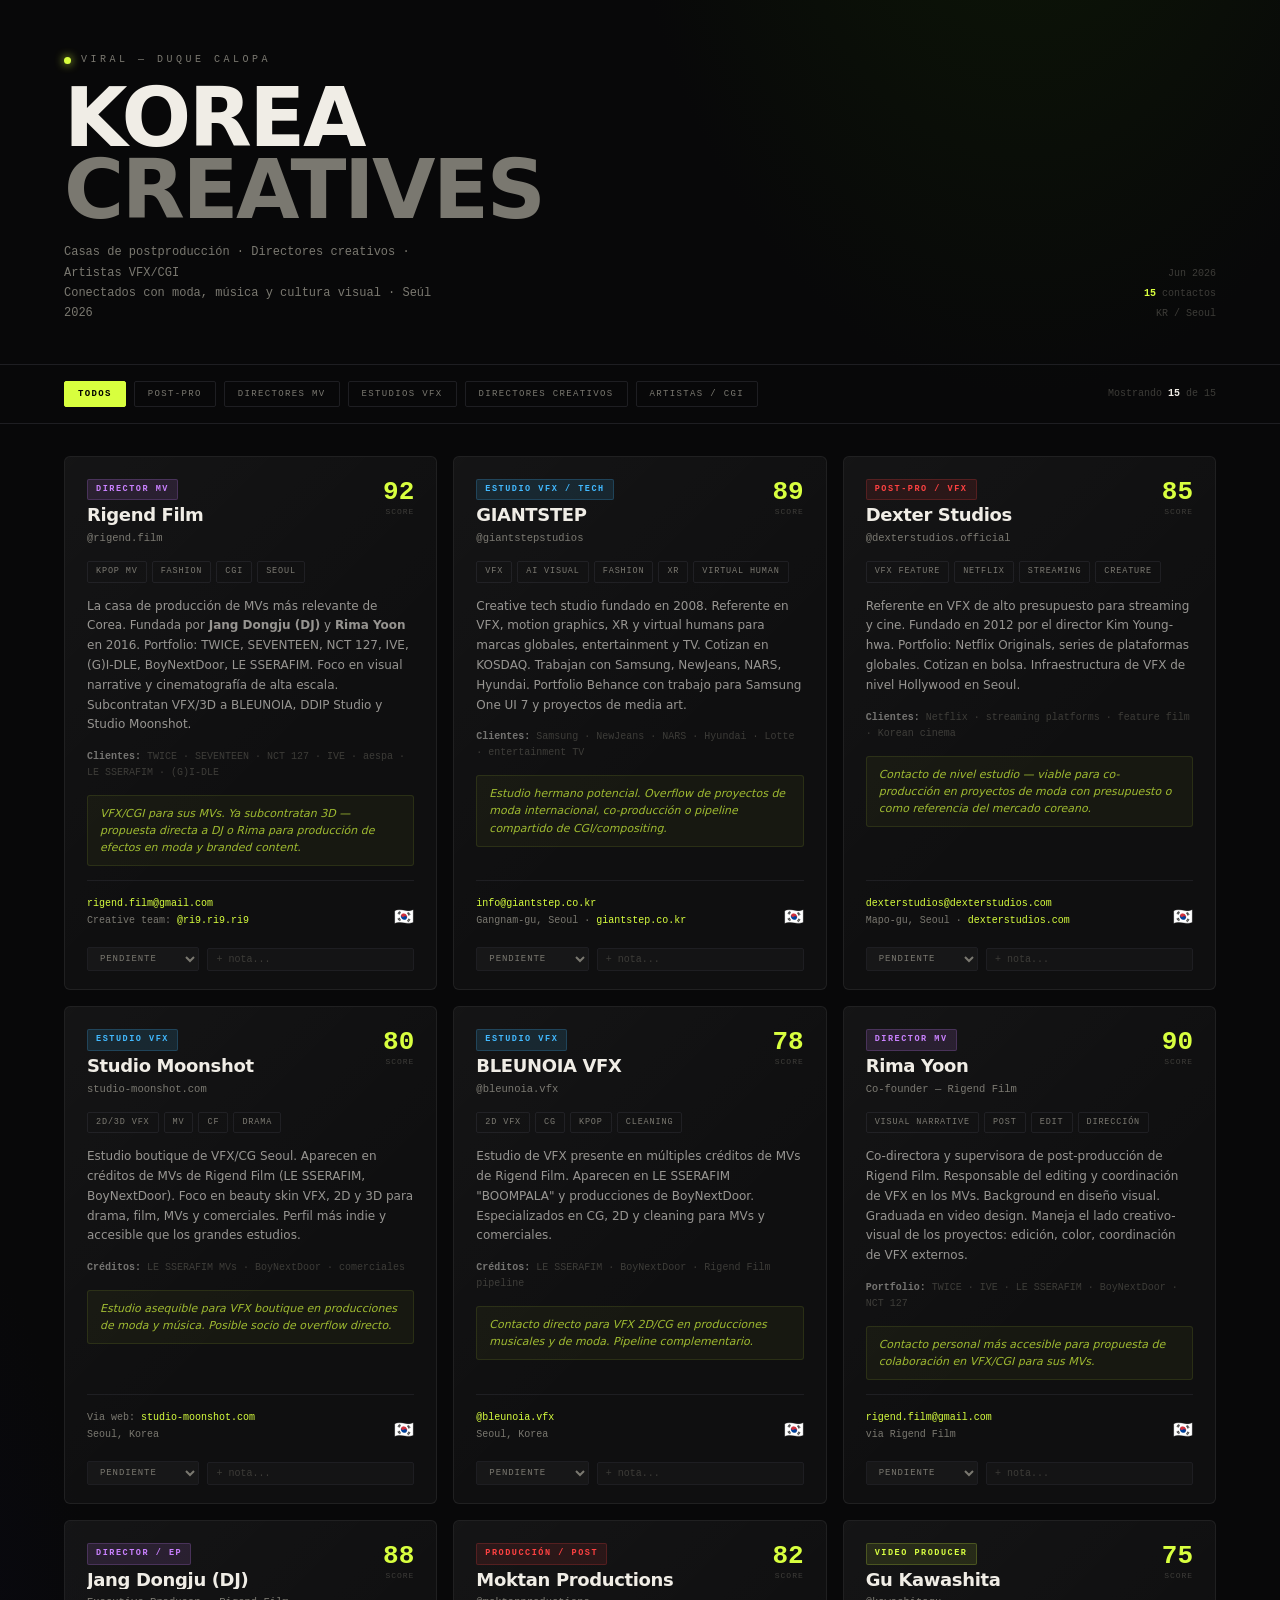
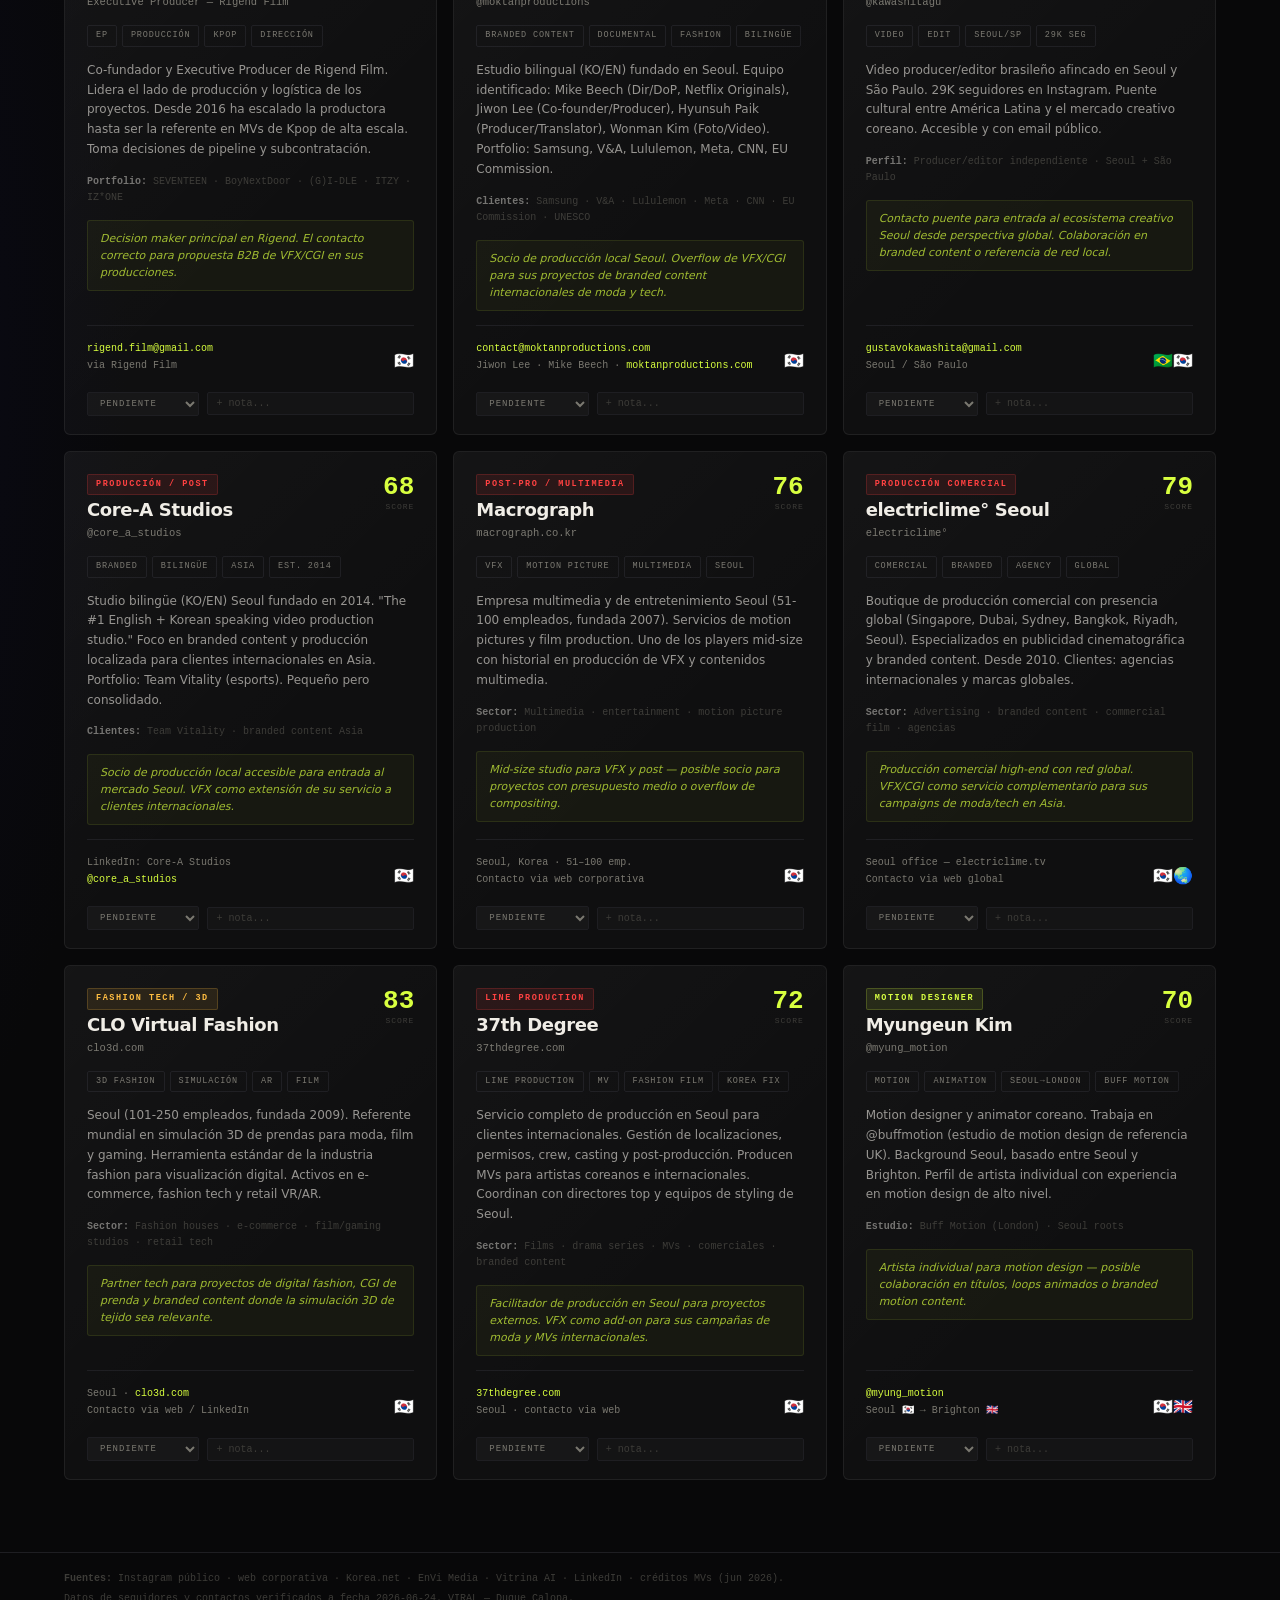
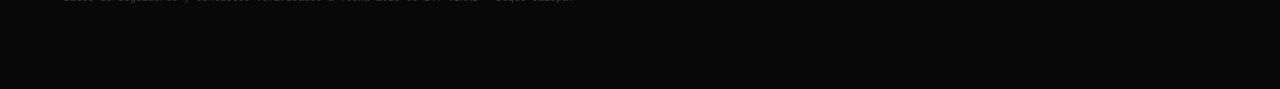
<file: korea-contacts-jun2026.html>
<!DOCTYPE html>
<html lang="es">
<head>
<meta charset="UTF-8"/>
<meta name="viewport" content="width=device-width,initial-scale=1"/>
<title>VIRAL × KOREA — Creative Contacts 2026</title>
<style>
:root {
  --bg: #080809;
  --ink: #f0ede6;
  --muted: #7a7870;
  --dim: #3d3c38;
  --line: #1e1e22;
  --accent: #d8ff3e;
  --accent2: #2a3a10;
  --red: #ff3e3e;
  --blue: #3eb8ff;
  --purple: #c97fff;
  --gold: #ffbc3e;
  --glass: rgba(255,255,255,0.032);
  --glass-border: rgba(255,255,255,0.07);
  --mono: ui-monospace,"SF Mono","Menlo",monospace;
  --sans: "Inter","Helvetica Neue",system-ui,sans-serif;
}
*, *::before, *::after { box-sizing: border-box; margin: 0; padding: 0; }
html { scroll-behavior: smooth; }

body {
  background: var(--bg);
  color: var(--ink);
  font-family: var(--sans);
  font-size: 13px;
  line-height: 1.6;
  min-height: 100vh;
  padding: 0 0 80px;
  -webkit-font-smoothing: antialiased;
  background-image:
    radial-gradient(ellipse 60% 40% at 80% -10%, #0e1a06 0%, transparent 55%),
    radial-gradient(ellipse 40% 50% at -10% 60%, #0a0a18 0%, transparent 50%);
}

/* HEADER */
.header {
  padding: 52px clamp(20px,5vw,72px) 40px;
  border-bottom: 1px solid var(--line);
  display: flex;
  flex-wrap: wrap;
  justify-content: space-between;
  align-items: flex-end;
  gap: 20px;
}
.header-left {}
.eyebrow {
  font-family: var(--mono);
  font-size: 10px;
  letter-spacing: .35em;
  text-transform: uppercase;
  color: var(--muted);
  display: flex;
  align-items: center;
  gap: 10px;
  margin-bottom: 14px;
}
.dot-live {
  width: 7px; height: 7px;
  background: var(--accent);
  border-radius: 50%;
  box-shadow: 0 0 10px var(--accent);
  animation: pulse 2.4s ease-in-out infinite;
}
@keyframes pulse {
  0%,100% { opacity:1; transform:scale(1); }
  50% { opacity:.5; transform:scale(.7); }
}
h1 {
  font-size: clamp(38px,7vw,82px);
  font-weight: 800;
  line-height: .88;
  letter-spacing: -.03em;
  text-transform: uppercase;
}
h1 em { color: var(--muted); font-style: normal; }
.tagline {
  margin-top: 16px;
  font-size: 12px;
  color: var(--muted);
  font-family: var(--mono);
  max-width: 52ch;
  line-height: 1.7;
}
.header-right {
  text-align: right;
  font-family: var(--mono);
  font-size: 10px;
  color: var(--dim);
  line-height: 2;
}
.header-right b { color: var(--accent); }

/* FILTER BAR */
.filters {
  padding: 16px clamp(20px,5vw,72px);
  border-bottom: 1px solid var(--line);
  display: flex;
  gap: 8px;
  flex-wrap: wrap;
  align-items: center;
}
.filter-btn {
  font-family: var(--mono);
  font-size: 9px;
  letter-spacing: .15em;
  text-transform: uppercase;
  border: 1px solid var(--line);
  background: transparent;
  color: var(--muted);
  padding: 7px 13px;
  border-radius: 2px;
  cursor: pointer;
  transition: all .15s;
}
.filter-btn:hover { border-color: var(--muted); color: var(--ink); }
.filter-btn.active { background: var(--accent); color: #000; border-color: var(--accent); font-weight: 800; }
.filter-count {
  margin-left: auto;
  font-family: var(--mono);
  font-size: 10px;
  color: var(--dim);
}
.filter-count b { color: var(--ink); }

/* GRID */
.grid {
  padding: 32px clamp(20px,5vw,72px);
  display: grid;
  grid-template-columns: repeat(auto-fill, minmax(320px,1fr));
  gap: 16px;
}

/* CARD */
.card {
  background: var(--glass);
  border: 1px solid var(--glass-border);
  border-radius: 6px;
  padding: 22px 22px 18px;
  display: flex;
  flex-direction: column;
  gap: 14px;
  position: relative;
  overflow: hidden;
  transition: border-color .2s, transform .15s;
  cursor: default;
}
.card::before {
  content: '';
  position: absolute;
  inset: 0;
  background: linear-gradient(135deg, rgba(255,255,255,.025) 0%, transparent 60%);
  pointer-events: none;
}
.card:hover {
  border-color: rgba(255,255,255,.14);
  transform: translateY(-1px);
}
.card[data-hidden="true"] { display: none; }

/* CARD TOP */
.card-top {
  display: flex;
  justify-content: space-between;
  align-items: flex-start;
  gap: 12px;
}
.card-meta {
  display: flex;
  flex-direction: column;
  gap: 5px;
  flex: 1;
  min-width: 0;
}
.card-type {
  font-family: var(--mono);
  font-size: 8.5px;
  letter-spacing: .18em;
  text-transform: uppercase;
  padding: 3px 8px;
  border-radius: 2px;
  font-weight: 700;
  display: inline-block;
  width: fit-content;
}
.type-studio    { background: rgba(62,184,255,.12); color: var(--blue); border: 1px solid rgba(62,184,255,.2); }
.type-director  { background: rgba(201,127,255,.12); color: var(--purple); border: 1px solid rgba(201,127,255,.2); }
.type-artist    { background: rgba(216,255,62,.1); color: var(--accent); border: 1px solid rgba(216,255,62,.2); }
.type-cd        { background: rgba(255,188,62,.1); color: var(--gold); border: 1px solid rgba(255,188,62,.2); }
.type-postpro   { background: rgba(255,62,62,.1); color: var(--red); border: 1px solid rgba(255,62,62,.2); }

.card-name {
  font-size: 18px;
  font-weight: 700;
  letter-spacing: -.02em;
  line-height: 1.1;
  white-space: nowrap;
  overflow: hidden;
  text-overflow: ellipsis;
}
.card-handle {
  font-family: var(--mono);
  font-size: 10.5px;
  color: var(--muted);
}
.card-handle a {
  color: inherit;
  text-decoration: none;
  transition: color .12s;
}
.card-handle a:hover { color: var(--ink); }

.card-score {
  font-family: var(--mono);
  font-size: 26px;
  font-weight: 900;
  color: var(--accent);
  line-height: 1;
  flex-shrink: 0;
  text-align: right;
}
.card-score span {
  display: block;
  font-size: 8px;
  color: var(--dim);
  letter-spacing: .12em;
  text-transform: uppercase;
  margin-top: 3px;
  font-weight: 400;
}

/* TAGS ROW */
.tags {
  display: flex;
  flex-wrap: wrap;
  gap: 5px;
}
.tag {
  font-family: var(--mono);
  font-size: 8.5px;
  letter-spacing: .1em;
  text-transform: uppercase;
  padding: 3px 8px;
  border: 1px solid var(--line);
  border-radius: 2px;
  color: var(--muted);
}

/* DESCRIPTION */
.card-desc {
  font-size: 12px;
  color: rgba(240,237,230,.6);
  line-height: 1.65;
}

/* CLIENTS / WORKS */
.card-clients {
  font-family: var(--mono);
  font-size: 10px;
  color: var(--dim);
  line-height: 1.6;
}
.card-clients b { color: rgba(240,237,230,.45); font-weight: 600; }

/* CONTACT ROW */
.card-contact {
  margin-top: auto;
  padding-top: 14px;
  border-top: 1px solid var(--line);
  display: flex;
  flex-wrap: wrap;
  justify-content: space-between;
  align-items: flex-end;
  gap: 8px;
}
.contact-info {
  font-family: var(--mono);
  font-size: 10px;
  color: var(--muted);
  line-height: 1.7;
}
.contact-info a {
  color: var(--accent);
  text-decoration: none;
}
.contact-info a:hover { text-decoration: underline; }
.contact-flag {
  font-size: 16px;
  flex-shrink: 0;
}

/* ANGLE */
.card-angle {
  background: rgba(216,255,62,.04);
  border: 1px solid rgba(216,255,62,.1);
  border-radius: 3px;
  padding: 9px 12px;
  font-size: 11px;
  color: rgba(216,255,62,.7);
  line-height: 1.55;
  font-style: italic;
}

/* STATUS SELECT */
.card-footer {
  display: flex;
  align-items: center;
  gap: 8px;
  margin-top: 4px;
}
.status-select {
  font-family: var(--mono);
  font-size: 9px;
  text-transform: uppercase;
  letter-spacing: .1em;
  border: 1px solid var(--line);
  background: rgba(255,255,255,.03);
  color: var(--muted);
  padding: 5px 8px;
  border-radius: 2px;
  cursor: pointer;
  outline: none;
  flex: 1;
}
.note-input {
  font-family: var(--mono);
  font-size: 10px;
  border: 1px solid var(--line);
  background: rgba(255,255,255,.02);
  color: var(--ink);
  padding: 5px 8px;
  border-radius: 2px;
  flex: 2;
  outline: none;
  min-width: 0;
}
.note-input::placeholder { color: var(--dim); }

/* FOOTER */
footer {
  padding: 0 clamp(20px,5vw,72px);
  margin-top: 40px;
  border-top: 1px solid var(--line);
  padding-top: 16px;
  font-family: var(--mono);
  font-size: 10px;
  color: var(--dim);
  line-height: 2;
}
</style>
</head>
<body>

<div class="header">
  <div class="header-left">
    <div class="eyebrow"><span class="dot-live"></span> VIRAL — DUQUE CALOPA</div>
    <h1>Korea<br><em>Creatives</em></h1>
    <p class="tagline">Casas de postproducción · Directores creativos · Artistas VFX/CGI<br>Conectados con moda, música y cultura visual · Seúl 2026</p>
  </div>
  <div class="header-right">
    Jun 2026<br><b>15</b> contactos<br>KR / Seoul
  </div>
</div>

<div class="filters">
  <button class="filter-btn active" data-filter="all">Todos</button>
  <button class="filter-btn" data-filter="postpro">Post-Pro</button>
  <button class="filter-btn" data-filter="director">Directores MV</button>
  <button class="filter-btn" data-filter="studio">Estudios VFX</button>
  <button class="filter-btn" data-filter="cd">Directores Creativos</button>
  <button class="filter-btn" data-filter="artist">Artistas / CGI</button>
  <span class="filter-count">Mostrando <b id="visible-count">15</b> de 15</span>
</div>

<div class="grid" id="grid">

  <!-- 1. RIGEND FILM -->
  <div class="card" data-cat="director">
    <div class="card-top">
      <div class="card-meta">
        <span class="card-type type-director">Director MV</span>
        <div class="card-name">Rigend Film</div>
        <div class="card-handle"><a href="https://instagram.com/rigend.film" target="_blank">@rigend.film</a></div>
      </div>
      <div class="card-score">92<span>score</span></div>
    </div>
    <div class="tags">
      <span class="tag">Kpop MV</span><span class="tag">Fashion</span><span class="tag">CGI</span><span class="tag">Seoul</span>
    </div>
    <p class="card-desc">La casa de producción de MVs más relevante de Corea. Fundada por <b>Jang Dongju (DJ)</b> y <b>Rima Yoon</b> en 2016. Portfolio: TWICE, SEVENTEEN, NCT 127, IVE, (G)I-DLE, BoyNextDoor, LE SSERAFIM. Foco en visual narrative y cinematografía de alta escala. Subcontratan VFX/3D a BLEUNOIA, DDIP Studio y Studio Moonshot.</p>
    <div class="card-clients"><b>Clientes:</b> TWICE · SEVENTEEN · NCT 127 · IVE · aespa · LE SSERAFIM · (G)I-DLE</div>
    <div class="card-angle">VFX/CGI para sus MVs. Ya subcontratan 3D — propuesta directa a DJ o Rima para producción de efectos en moda y branded content.</div>
    <div class="card-contact">
      <div class="contact-info">
        <a href="mailto:rigend.film@gmail.com">rigend.film@gmail.com</a><br>
        Creative team: <a href="https://instagram.com/ri9.ri9.ri9" target="_blank">@ri9.ri9.ri9</a>
      </div>
      <span class="contact-flag">🇰🇷</span>
    </div>
    <div class="card-footer">
      <select class="status-select"><option>pendiente</option><option>hiteado</option><option>respondio</option><option>descartado</option></select>
      <input class="note-input" type="text" placeholder="+ nota...">
    </div>
  </div>

  <!-- 2. GIANTSTEP -->
  <div class="card" data-cat="studio">
    <div class="card-top">
      <div class="card-meta">
        <span class="card-type type-studio">Estudio VFX / Tech</span>
        <div class="card-name">GIANTSTEP</div>
        <div class="card-handle"><a href="https://instagram.com/giantstepstudios" target="_blank">@giantstepstudios</a></div>
      </div>
      <div class="card-score">89<span>score</span></div>
    </div>
    <div class="tags">
      <span class="tag">VFX</span><span class="tag">AI Visual</span><span class="tag">Fashion</span><span class="tag">XR</span><span class="tag">Virtual Human</span>
    </div>
    <p class="card-desc">Creative tech studio fundado en 2008. Referente en VFX, motion graphics, XR y virtual humans para marcas globales, entertainment y TV. Cotizan en KOSDAQ. Trabajan con Samsung, NewJeans, NARS, Hyundai. Portfolio Behance con trabajo para Samsung One UI 7 y proyectos de media art.</p>
    <div class="card-clients"><b>Clientes:</b> Samsung · NewJeans · NARS · Hyundai · Lotte · entertainment TV</div>
    <div class="card-angle">Estudio hermano potencial. Overflow de proyectos de moda internacional, co-producción o pipeline compartido de CGI/compositing.</div>
    <div class="card-contact">
      <div class="contact-info">
        <a href="mailto:info@giantstep.co.kr">info@giantstep.co.kr</a><br>
        Gangnam-gu, Seoul · <a href="https://giantstep.co.kr" target="_blank">giantstep.co.kr</a>
      </div>
      <span class="contact-flag">🇰🇷</span>
    </div>
    <div class="card-footer">
      <select class="status-select"><option>pendiente</option><option>hiteado</option><option>respondio</option><option>descartado</option></select>
      <input class="note-input" type="text" placeholder="+ nota...">
    </div>
  </div>

  <!-- 3. DEXTER STUDIOS -->
  <div class="card" data-cat="postpro">
    <div class="card-top">
      <div class="card-meta">
        <span class="card-type type-postpro">Post-Pro / VFX</span>
        <div class="card-name">Dexter Studios</div>
        <div class="card-handle"><a href="https://instagram.com/dexterstudios.official" target="_blank">@dexterstudios.official</a></div>
      </div>
      <div class="card-score">85<span>score</span></div>
    </div>
    <div class="tags">
      <span class="tag">VFX Feature</span><span class="tag">Netflix</span><span class="tag">Streaming</span><span class="tag">Creature</span>
    </div>
    <p class="card-desc">Referente en VFX de alto presupuesto para streaming y cine. Fundado en 2012 por el director Kim Young-hwa. Portfolio: Netflix Originals, series de plataformas globales. Cotizan en bolsa. Infraestructura de VFX de nivel Hollywood en Seoul.</p>
    <div class="card-clients"><b>Clientes:</b> Netflix · streaming platforms · feature film · Korean cinema</div>
    <div class="card-angle">Contacto de nivel estudio — viable para co-producción en proyectos de moda con presupuesto o como referencia del mercado coreano.</div>
    <div class="card-contact">
      <div class="contact-info">
        <a href="mailto:dexterstudios@dexterstudios.com">dexterstudios@dexterstudios.com</a><br>
        Mapo-gu, Seoul · <a href="https://dexterstudios.com" target="_blank">dexterstudios.com</a>
      </div>
      <span class="contact-flag">🇰🇷</span>
    </div>
    <div class="card-footer">
      <select class="status-select"><option>pendiente</option><option>hiteado</option><option>respondio</option><option>descartado</option></select>
      <input class="note-input" type="text" placeholder="+ nota...">
    </div>
  </div>

  <!-- 4. STUDIO MOONSHOT -->
  <div class="card" data-cat="studio">
    <div class="card-top">
      <div class="card-meta">
        <span class="card-type type-studio">Estudio VFX</span>
        <div class="card-name">Studio Moonshot</div>
        <div class="card-handle"><a href="https://studio-moonshot.com" target="_blank">studio-moonshot.com</a></div>
      </div>
      <div class="card-score">80<span>score</span></div>
    </div>
    <div class="tags">
      <span class="tag">2D/3D VFX</span><span class="tag">MV</span><span class="tag">CF</span><span class="tag">Drama</span>
    </div>
    <p class="card-desc">Estudio boutique de VFX/CG Seoul. Aparecen en créditos de MVs de Rigend Film (LE SSERAFIM, BoyNextDoor). Foco en beauty skin VFX, 2D y 3D para drama, film, MVs y comerciales. Perfil más indie y accesible que los grandes estudios.</p>
    <div class="card-clients"><b>Créditos:</b> LE SSERAFIM MVs · BoyNextDoor · comerciales</div>
    <div class="card-angle">Estudio asequible para VFX boutique en producciones de moda y música. Posible socio de overflow directo.</div>
    <div class="card-contact">
      <div class="contact-info">
        Via web: <a href="https://studio-moonshot.com" target="_blank">studio-moonshot.com</a><br>
        Seoul, Korea
      </div>
      <span class="contact-flag">🇰🇷</span>
    </div>
    <div class="card-footer">
      <select class="status-select"><option>pendiente</option><option>hiteado</option><option>respondio</option><option>descartado</option></select>
      <input class="note-input" type="text" placeholder="+ nota...">
    </div>
  </div>

  <!-- 5. BLEUNOIA VFX -->
  <div class="card" data-cat="studio">
    <div class="card-top">
      <div class="card-meta">
        <span class="card-type type-studio">Estudio VFX</span>
        <div class="card-name">BLEUNOIA VFX</div>
        <div class="card-handle"><a href="https://instagram.com/bleunoia.vfx" target="_blank">@bleunoia.vfx</a></div>
      </div>
      <div class="card-score">78<span>score</span></div>
    </div>
    <div class="tags">
      <span class="tag">2D VFX</span><span class="tag">CG</span><span class="tag">Kpop</span><span class="tag">Cleaning</span>
    </div>
    <p class="card-desc">Estudio de VFX presente en múltiples créditos de MVs de Rigend Film. Aparecen en LE SSERAFIM "BOOMPALA" y producciones de BoyNextDoor. Especializados en CG, 2D y cleaning para MVs y comerciales.</p>
    <div class="card-clients"><b>Créditos:</b> LE SSERAFIM · BoyNextDoor · Rigend Film pipeline</div>
    <div class="card-angle">Contacto directo para VFX 2D/CG en producciones musicales y de moda. Pipeline complementario.</div>
    <div class="card-contact">
      <div class="contact-info">
        <a href="https://instagram.com/bleunoia.vfx" target="_blank">@bleunoia.vfx</a><br>
        Seoul, Korea
      </div>
      <span class="contact-flag">🇰🇷</span>
    </div>
    <div class="card-footer">
      <select class="status-select"><option>pendiente</option><option>hiteado</option><option>respondio</option><option>descartado</option></select>
      <input class="note-input" type="text" placeholder="+ nota...">
    </div>
  </div>

  <!-- 6. RIMA YOON -->
  <div class="card" data-cat="director">
    <div class="card-top">
      <div class="card-meta">
        <span class="card-type type-director">Director MV</span>
        <div class="card-name">Rima Yoon</div>
        <div class="card-handle">Co-founder — Rigend Film</div>
      </div>
      <div class="card-score">90<span>score</span></div>
    </div>
    <div class="tags">
      <span class="tag">Visual Narrative</span><span class="tag">Post</span><span class="tag">Edit</span><span class="tag">Dirección</span>
    </div>
    <p class="card-desc">Co-directora y supervisora de post-producción de Rigend Film. Responsable del editing y coordinación de VFX en los MVs. Background en diseño visual. Graduada en video design. Maneja el lado creativo-visual de los proyectos: edición, color, coordinación de VFX externos.</p>
    <div class="card-clients"><b>Portfolio:</b> TWICE · IVE · LE SSERAFIM · BoyNextDoor · NCT 127</div>
    <div class="card-angle">Contacto personal más accesible para propuesta de colaboración en VFX/CGI para sus MVs.</div>
    <div class="card-contact">
      <div class="contact-info">
        <a href="mailto:rigend.film@gmail.com">rigend.film@gmail.com</a><br>
        via Rigend Film
      </div>
      <span class="contact-flag">🇰🇷</span>
    </div>
    <div class="card-footer">
      <select class="status-select"><option>pendiente</option><option>hiteado</option><option>respondio</option><option>descartado</option></select>
      <input class="note-input" type="text" placeholder="+ nota...">
    </div>
  </div>

  <!-- 7. JANG DONGJU (DJ) -->
  <div class="card" data-cat="director">
    <div class="card-top">
      <div class="card-meta">
        <span class="card-type type-director">Director / EP</span>
        <div class="card-name">Jang Dongju (DJ)</div>
        <div class="card-handle">Executive Producer — Rigend Film</div>
      </div>
      <div class="card-score">88<span>score</span></div>
    </div>
    <div class="tags">
      <span class="tag">EP</span><span class="tag">Producción</span><span class="tag">Kpop</span><span class="tag">Dirección</span>
    </div>
    <p class="card-desc">Co-fundador y Executive Producer de Rigend Film. Lidera el lado de producción y logística de los proyectos. Desde 2016 ha escalado la productora hasta ser la referente en MVs de Kpop de alta escala. Toma decisiones de pipeline y subcontratación.</p>
    <div class="card-clients"><b>Portfolio:</b> SEVENTEEN · BoyNextDoor · (G)I-DLE · ITZY · IZ*ONE</div>
    <div class="card-angle">Decision maker principal en Rigend. El contacto correcto para propuesta B2B de VFX/CGI en sus producciones.</div>
    <div class="card-contact">
      <div class="contact-info">
        <a href="mailto:rigend.film@gmail.com">rigend.film@gmail.com</a><br>
        via Rigend Film
      </div>
      <span class="contact-flag">🇰🇷</span>
    </div>
    <div class="card-footer">
      <select class="status-select"><option>pendiente</option><option>hiteado</option><option>respondio</option><option>descartado</option></select>
      <input class="note-input" type="text" placeholder="+ nota...">
    </div>
  </div>

  <!-- 8. MOKTAN PRODUCTIONS -->
  <div class="card" data-cat="postpro">
    <div class="card-top">
      <div class="card-meta">
        <span class="card-type type-postpro">Producción / Post</span>
        <div class="card-name">Moktan Productions</div>
        <div class="card-handle"><a href="https://instagram.com/moktanproductions" target="_blank">@moktanproductions</a></div>
      </div>
      <div class="card-score">82<span>score</span></div>
    </div>
    <div class="tags">
      <span class="tag">Branded Content</span><span class="tag">Documental</span><span class="tag">Fashion</span><span class="tag">Bilingüe</span>
    </div>
    <p class="card-desc">Estudio bilingual (KO/EN) fundado en Seoul. Equipo identificado: Mike Beech (Dir/DoP, Netflix Originals), Jiwon Lee (Co-founder/Producer), Hyunsuh Paik (Producer/Translator), Wonman Kim (Foto/Video). Portfolio: Samsung, V&A, Lululemon, Meta, CNN, EU Commission.</p>
    <div class="card-clients"><b>Clientes:</b> Samsung · V&A · Lululemon · Meta · CNN · EU Commission · UNESCO</div>
    <div class="card-angle">Socio de producción local Seoul. Overflow de VFX/CGI para sus proyectos de branded content internacionales de moda y tech.</div>
    <div class="card-contact">
      <div class="contact-info">
        <a href="mailto:contact@moktanproductions.com">contact@moktanproductions.com</a><br>
        Jiwon Lee · Mike Beech · <a href="https://moktanproductions.com" target="_blank">moktanproductions.com</a>
      </div>
      <span class="contact-flag">🇰🇷</span>
    </div>
    <div class="card-footer">
      <select class="status-select"><option>pendiente</option><option>hiteado</option><option>respondio</option><option>descartado</option></select>
      <input class="note-input" type="text" placeholder="+ nota...">
    </div>
  </div>

  <!-- 9. GU KAWASHITA -->
  <div class="card" data-cat="artist">
    <div class="card-top">
      <div class="card-meta">
        <span class="card-type type-artist">Video Producer</span>
        <div class="card-name">Gu Kawashita</div>
        <div class="card-handle"><a href="https://instagram.com/kawashitagu" target="_blank">@kawashitagu</a></div>
      </div>
      <div class="card-score">75<span>score</span></div>
    </div>
    <div class="tags">
      <span class="tag">Video</span><span class="tag">Edit</span><span class="tag">Seoul/SP</span><span class="tag">29K seg</span>
    </div>
    <p class="card-desc">Video producer/editor brasileño afincado en Seoul y São Paulo. 29K seguidores en Instagram. Puente cultural entre América Latina y el mercado creativo coreano. Accesible y con email público.</p>
    <div class="card-clients"><b>Perfil:</b> Producer/editor independiente · Seoul + São Paulo</div>
    <div class="card-angle">Contacto puente para entrada al ecosistema creativo Seoul desde perspectiva global. Colaboración en branded content o referencia de red local.</div>
    <div class="card-contact">
      <div class="contact-info">
        <a href="mailto:gustavokawashita@gmail.com">gustavokawashita@gmail.com</a><br>
        Seoul / São Paulo
      </div>
      <span class="contact-flag">🇧🇷🇰🇷</span>
    </div>
    <div class="card-footer">
      <select class="status-select"><option>pendiente</option><option>hiteado</option><option>respondio</option><option>descartado</option></select>
      <input class="note-input" type="text" placeholder="+ nota...">
    </div>
  </div>

  <!-- 10. CORE-A STUDIOS -->
  <div class="card" data-cat="postpro">
    <div class="card-top">
      <div class="card-meta">
        <span class="card-type type-postpro">Producción / Post</span>
        <div class="card-name">Core-A Studios</div>
        <div class="card-handle"><a href="https://instagram.com/core_a_studios" target="_blank">@core_a_studios</a></div>
      </div>
      <div class="card-score">68<span>score</span></div>
    </div>
    <div class="tags">
      <span class="tag">Branded</span><span class="tag">Bilingüe</span><span class="tag">Asia</span><span class="tag">Est. 2014</span>
    </div>
    <p class="card-desc">Studio bilingüe (KO/EN) Seoul fundado en 2014. "The #1 English + Korean speaking video production studio." Foco en branded content y producción localizada para clientes internacionales en Asia. Portfolio: Team Vitality (esports). Pequeño pero consolidado.</p>
    <div class="card-clients"><b>Clientes:</b> Team Vitality · branded content Asia</div>
    <div class="card-angle">Socio de producción local accesible para entrada al mercado Seoul. VFX como extensión de su servicio a clientes internacionales.</div>
    <div class="card-contact">
      <div class="contact-info">
        LinkedIn: Core-A Studios<br>
        <a href="https://instagram.com/core_a_studios" target="_blank">@core_a_studios</a>
      </div>
      <span class="contact-flag">🇰🇷</span>
    </div>
    <div class="card-footer">
      <select class="status-select"><option>pendiente</option><option>hiteado</option><option>respondio</option><option>descartado</option></select>
      <input class="note-input" type="text" placeholder="+ nota...">
    </div>
  </div>

  <!-- 11. MACROGRAPH -->
  <div class="card" data-cat="postpro">
    <div class="card-top">
      <div class="card-meta">
        <span class="card-type type-postpro">Post-Pro / Multimedia</span>
        <div class="card-name">Macrograph</div>
        <div class="card-handle">macrograph.co.kr</div>
      </div>
      <div class="card-score">76<span>score</span></div>
    </div>
    <div class="tags">
      <span class="tag">VFX</span><span class="tag">Motion Picture</span><span class="tag">Multimedia</span><span class="tag">Seoul</span>
    </div>
    <p class="card-desc">Empresa multimedia y de entretenimiento Seoul (51-100 empleados, fundada 2007). Servicios de motion pictures y film production. Uno de los players mid-size con historial en producción de VFX y contenidos multimedia.</p>
    <div class="card-clients"><b>Sector:</b> Multimedia · entertainment · motion picture production</div>
    <div class="card-angle">Mid-size studio para VFX y post — posible socio para proyectos con presupuesto medio o overflow de compositing.</div>
    <div class="card-contact">
      <div class="contact-info">
        Seoul, Korea · 51–100 emp.<br>
        Contacto via web corporativa
      </div>
      <span class="contact-flag">🇰🇷</span>
    </div>
    <div class="card-footer">
      <select class="status-select"><option>pendiente</option><option>hiteado</option><option>respondio</option><option>descartado</option></select>
      <input class="note-input" type="text" placeholder="+ nota...">
    </div>
  </div>

  <!-- 12. ELECTRICLIME° SEOUL -->
  <div class="card" data-cat="postpro">
    <div class="card-top">
      <div class="card-meta">
        <span class="card-type type-postpro">Producción Comercial</span>
        <div class="card-name">electriclime° Seoul</div>
        <div class="card-handle">electriclime°</div>
      </div>
      <div class="card-score">79<span>score</span></div>
    </div>
    <div class="tags">
      <span class="tag">Comercial</span><span class="tag">Branded</span><span class="tag">Agency</span><span class="tag">Global</span>
    </div>
    <p class="card-desc">Boutique de producción comercial con presencia global (Singapore, Dubai, Sydney, Bangkok, Riyadh, Seoul). Especializados en publicidad cinematográfica y branded content. Desde 2010. Clientes: agencias internacionales y marcas globales.</p>
    <div class="card-clients"><b>Sector:</b> Advertising · branded content · commercial film · agencias</div>
    <div class="card-angle">Producción comercial high-end con red global. VFX/CGI como servicio complementario para sus campaigns de moda/tech en Asia.</div>
    <div class="card-contact">
      <div class="contact-info">
        Seoul office — electriclime.tv<br>
        Contacto via web global
      </div>
      <span class="contact-flag">🇰🇷🌏</span>
    </div>
    <div class="card-footer">
      <select class="status-select"><option>pendiente</option><option>hiteado</option><option>respondio</option><option>descartado</option></select>
      <input class="note-input" type="text" placeholder="+ nota...">
    </div>
  </div>

  <!-- 13. CLO VIRTUAL FASHION -->
  <div class="card" data-cat="cd">
    <div class="card-top">
      <div class="card-meta">
        <span class="card-type type-cd">Fashion Tech / 3D</span>
        <div class="card-name">CLO Virtual Fashion</div>
        <div class="card-handle">clo3d.com</div>
      </div>
      <div class="card-score">83<span>score</span></div>
    </div>
    <div class="tags">
      <span class="tag">3D Fashion</span><span class="tag">Simulación</span><span class="tag">AR</span><span class="tag">Film</span>
    </div>
    <p class="card-desc">Seoul (101-250 empleados, fundada 2009). Referente mundial en simulación 3D de prendas para moda, film y gaming. Herramienta estándar de la industria fashion para visualización digital. Activos en e-commerce, fashion tech y retail VR/AR.</p>
    <div class="card-clients"><b>Sector:</b> Fashion houses · e-commerce · film/gaming studios · retail tech</div>
    <div class="card-angle">Partner tech para proyectos de digital fashion, CGI de prenda y branded content donde la simulación 3D de tejido sea relevante.</div>
    <div class="card-contact">
      <div class="contact-info">
        Seoul · <a href="https://clo3d.com" target="_blank">clo3d.com</a><br>
        Contacto via web / LinkedIn
      </div>
      <span class="contact-flag">🇰🇷</span>
    </div>
    <div class="card-footer">
      <select class="status-select"><option>pendiente</option><option>hiteado</option><option>respondio</option><option>descartado</option></select>
      <input class="note-input" type="text" placeholder="+ nota...">
    </div>
  </div>

  <!-- 14. 37TH DEGREE -->
  <div class="card" data-cat="postpro">
    <div class="card-top">
      <div class="card-meta">
        <span class="card-type type-postpro">Line Production</span>
        <div class="card-name">37th Degree</div>
        <div class="card-handle">37thdegree.com</div>
      </div>
      <div class="card-score">72<span>score</span></div>
    </div>
    <div class="tags">
      <span class="tag">Line Production</span><span class="tag">MV</span><span class="tag">Fashion Film</span><span class="tag">Korea Fix</span>
    </div>
    <p class="card-desc">Servicio completo de producción en Seoul para clientes internacionales. Gestión de localizaciones, permisos, crew, casting y post-producción. Producen MVs para artistas coreanos e internacionales. Coordinan con directores top y equipos de styling de Seoul.</p>
    <div class="card-clients"><b>Sector:</b> Films · drama series · MVs · comerciales · branded content</div>
    <div class="card-angle">Facilitador de producción en Seoul para proyectos externos. VFX como add-on para sus campañas de moda y MVs internacionales.</div>
    <div class="card-contact">
      <div class="contact-info">
        <a href="https://37thdegree.com" target="_blank">37thdegree.com</a><br>
        Seoul · contacto via web
      </div>
      <span class="contact-flag">🇰🇷</span>
    </div>
    <div class="card-footer">
      <select class="status-select"><option>pendiente</option><option>hiteado</option><option>respondio</option><option>descartado</option></select>
      <input class="note-input" type="text" placeholder="+ nota...">
    </div>
  </div>

  <!-- 15. MYUNGEUN KIM -->
  <div class="card" data-cat="artist">
    <div class="card-top">
      <div class="card-meta">
        <span class="card-type type-artist">Motion Designer</span>
        <div class="card-name">Myungeun Kim</div>
        <div class="card-handle"><a href="https://instagram.com/myung_motion" target="_blank">@myung_motion</a></div>
      </div>
      <div class="card-score">70<span>score</span></div>
    </div>
    <div class="tags">
      <span class="tag">Motion</span><span class="tag">Animation</span><span class="tag">Seoul→London</span><span class="tag">Buff Motion</span>
    </div>
    <p class="card-desc">Motion designer y animator coreano. Trabaja en @buffmotion (estudio de motion design de referencia UK). Background Seoul, basado entre Seoul y Brighton. Perfil de artista individual con experiencia en motion design de alto nivel.</p>
    <div class="card-clients"><b>Estudio:</b> Buff Motion (London) · Seoul roots</div>
    <div class="card-angle">Artista individual para motion design — posible colaboración en títulos, loops animados o branded motion content.</div>
    <div class="card-contact">
      <div class="contact-info">
        <a href="https://instagram.com/myung_motion" target="_blank">@myung_motion</a><br>
        Seoul 🇰🇷 → Brighton 🇬🇧
      </div>
      <span class="contact-flag">🇰🇷🇬🇧</span>
    </div>
    <div class="card-footer">
      <select class="status-select"><option>pendiente</option><option>hiteado</option><option>respondio</option><option>descartado</option></select>
      <input class="note-input" type="text" placeholder="+ nota...">
    </div>
  </div>

</div><!-- /grid -->

<footer>
  <b>Fuentes:</b> Instagram público · web corporativa · Korea.net · EnVi Media · Vitrina AI · LinkedIn · créditos MVs (jun 2026).<br>
  Datos de seguidores y contactos verificados a fecha 2026-06-24. VIRAL — Duque Calopa.
</footer>

<script>
// Filter logic
const btns = document.querySelectorAll('.filter-btn');
const cards = document.querySelectorAll('.card');
const countEl = document.getElementById('visible-count');

btns.forEach(btn => {
  btn.addEventListener('click', () => {
    btns.forEach(b => b.classList.remove('active'));
    btn.classList.add('active');
    const filter = btn.dataset.filter;
    let visible = 0;
    cards.forEach(card => {
      const match = filter === 'all' || card.dataset.cat === filter;
      card.dataset.hidden = match ? 'false' : 'true';
      if (match) visible++;
    });
    countEl.textContent = visible;
  });
});

// Persist state in localStorage
const LS = 'viral_korea_contacts_2026';
let state = JSON.parse(localStorage.getItem(LS) || '{}');

cards.forEach((card, i) => {
  const id = 'card_' + i;
  const sel = card.querySelector('.status-select');
  const inp = card.querySelector('.note-input');
  if (state[id]) {
    if (state[id].status) sel.value = state[id].status;
    if (state[id].note) inp.value = state[id].note;
  }
  sel.addEventListener('change', () => {
    state[id] = state[id] || {};
    state[id].status = sel.value;
    localStorage.setItem(LS, JSON.stringify(state));
  });
  inp.addEventListener('input', () => {
    state[id] = state[id] || {};
    state[id].note = inp.value;
    localStorage.setItem(LS, JSON.stringify(state));
  });
});
</script>
</body>
</html>
</file>
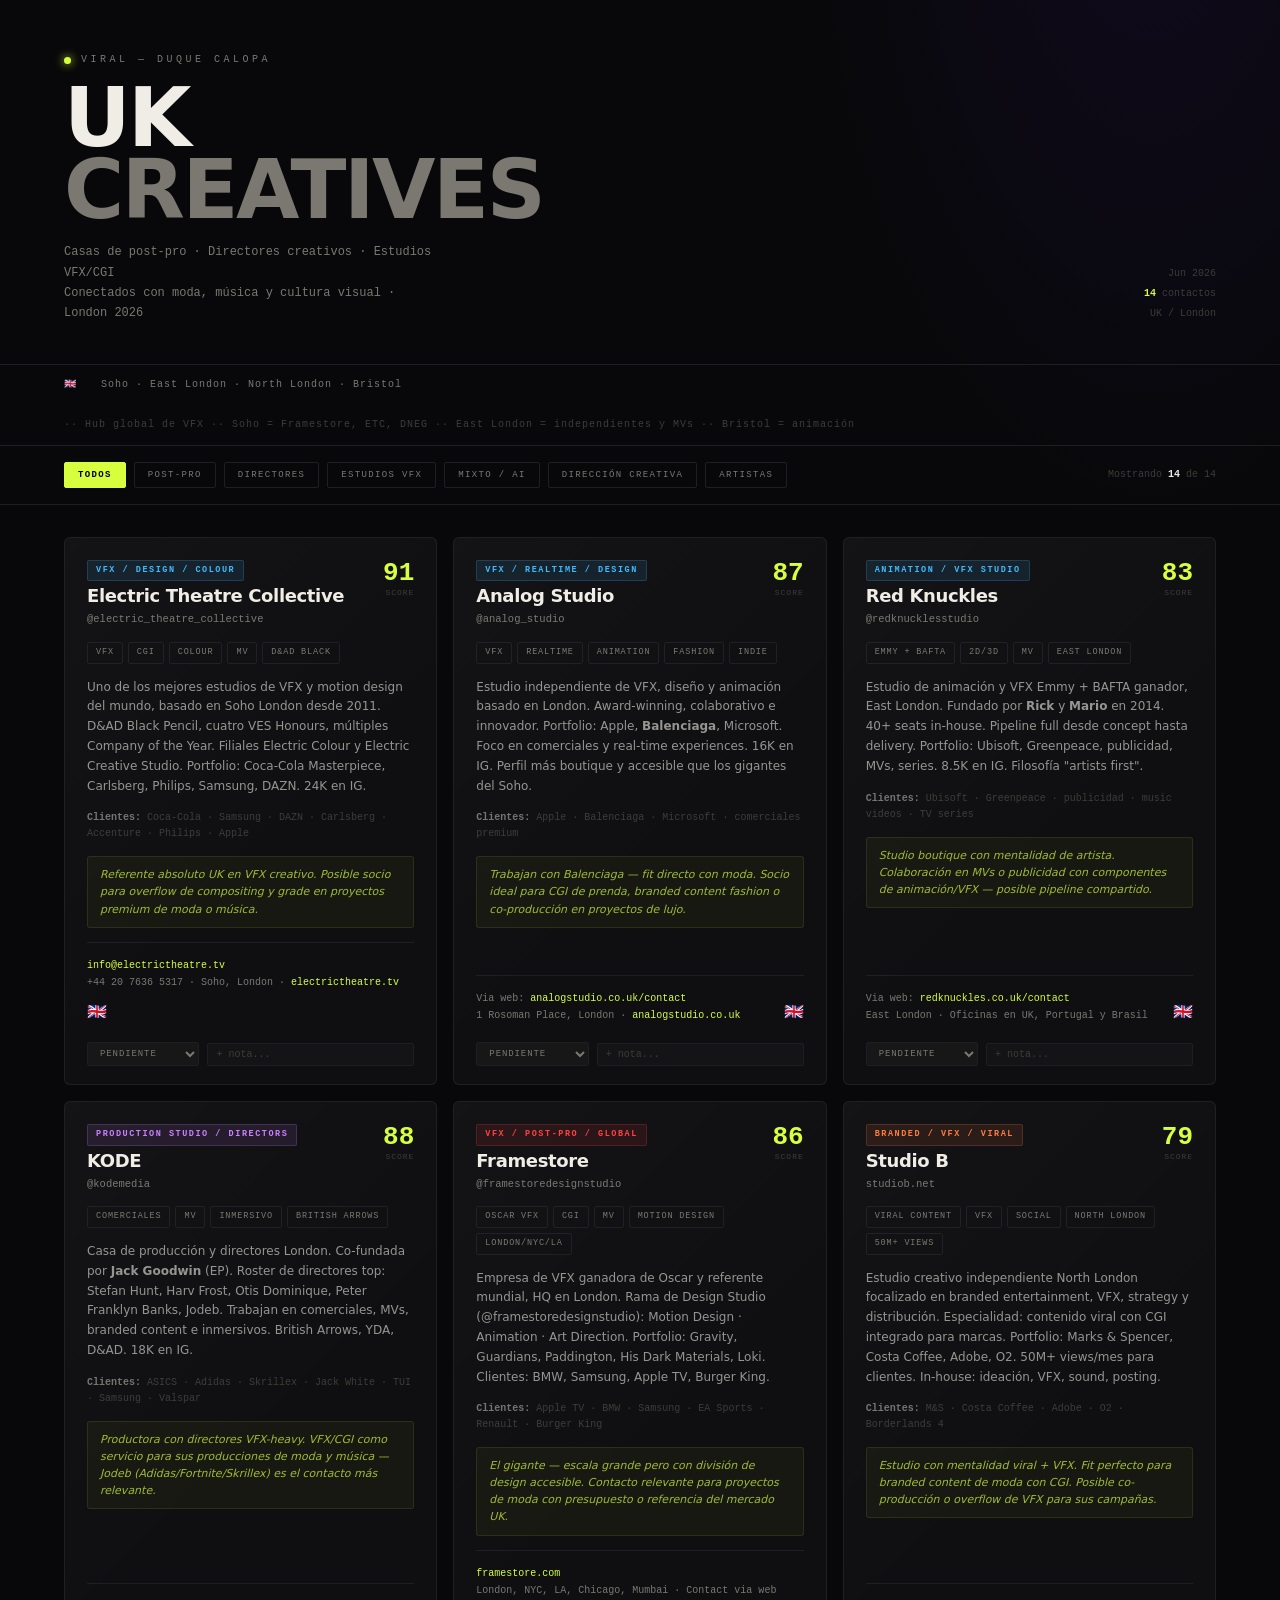
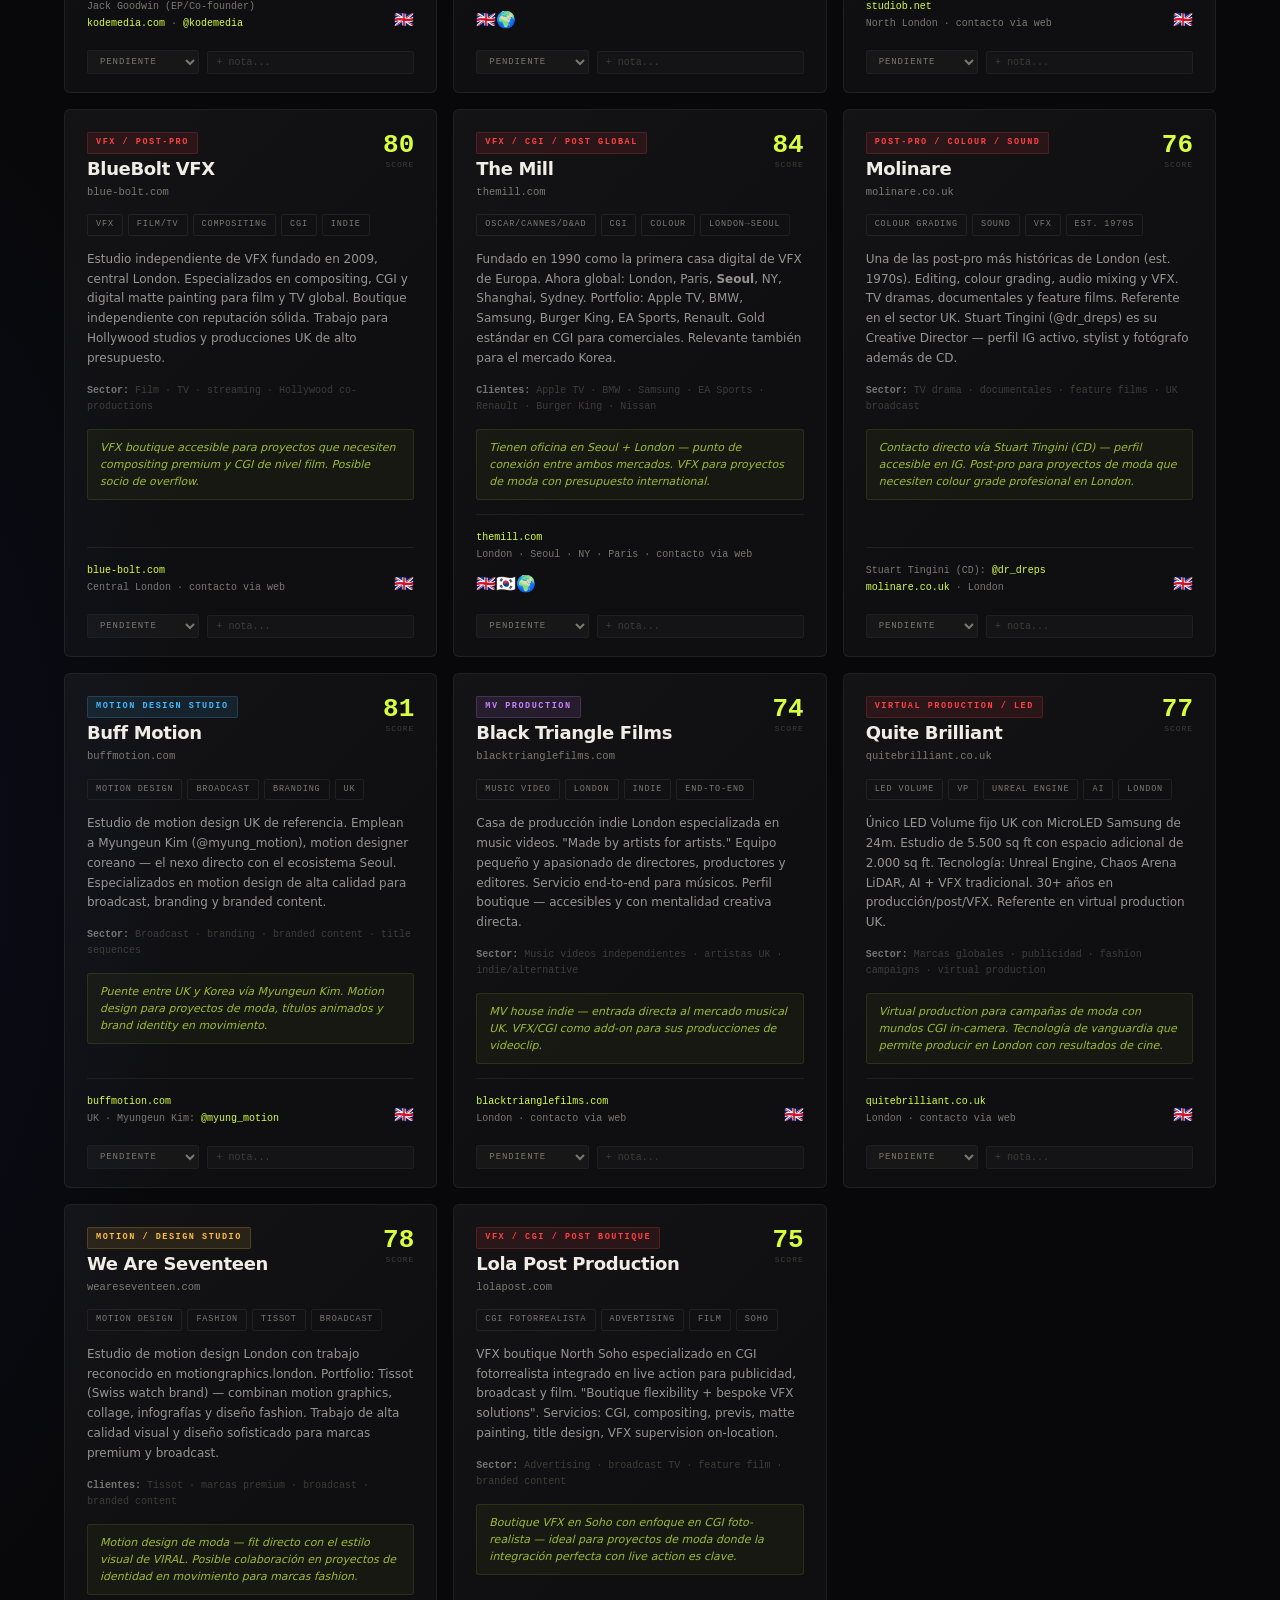
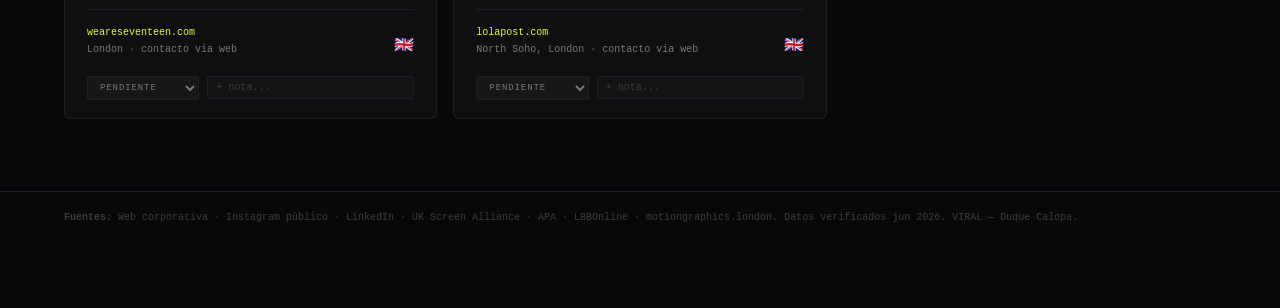
<file: uk-contacts-jun2026.html>
<!DOCTYPE html>
<html lang="es">
<head>
<meta charset="UTF-8"/>
<meta name="viewport" content="width=device-width,initial-scale=1"/>
<title>VIRAL × UK — Creative Contacts 2026</title>
<style>
:root {
  --bg: #08080a;
  --ink: #f0ede6;
  --muted: #7a7870;
  --dim: #3d3c38;
  --line: #1e1e24;
  --accent: #d8ff3e;
  --red: #ff3e3e;
  --blue: #3eb8ff;
  --purple: #c97fff;
  --gold: #ffbc3e;
  --orange: #ff7a3e;
  --glass: rgba(255,255,255,0.03);
  --glass-border: rgba(255,255,255,0.07);
  --mono: ui-monospace,"SF Mono","Menlo",monospace;
  --sans: "Inter","Helvetica Neue",system-ui,sans-serif;
}
*,*::before,*::after{box-sizing:border-box;margin:0;padding:0}
html{scroll-behavior:smooth}
body{
  background:var(--bg);
  color:var(--ink);
  font-family:var(--sans);
  font-size:13px;
  line-height:1.6;
  min-height:100vh;
  padding:0 0 80px;
  -webkit-font-smoothing:antialiased;
  background-image:
    radial-gradient(ellipse 55% 40% at 90% -5%, #100a1e 0%, transparent 50%),
    radial-gradient(ellipse 40% 45% at -5% 70%, #0a0c18 0%, transparent 50%);
}

/* HEADER */
.header{
  padding:52px clamp(20px,5vw,72px) 40px;
  border-bottom:1px solid var(--line);
  display:flex;flex-wrap:wrap;justify-content:space-between;align-items:flex-end;gap:20px;
}
.eyebrow{
  font-family:var(--mono);font-size:10px;letter-spacing:.35em;text-transform:uppercase;
  color:var(--muted);display:flex;align-items:center;gap:10px;margin-bottom:14px;
}
.dot-live{
  width:7px;height:7px;background:var(--accent);border-radius:50%;
  box-shadow:0 0 10px var(--accent);animation:pulse 2.4s ease-in-out infinite;
}
@keyframes pulse{0%,100%{opacity:1;transform:scale(1)}50%{opacity:.5;transform:scale(.7)}}
h1{font-size:clamp(38px,7vw,82px);font-weight:800;line-height:.88;letter-spacing:-.03em;text-transform:uppercase}
h1 em{color:var(--muted);font-style:normal}
.tagline{margin-top:16px;font-size:12px;color:var(--muted);font-family:var(--mono);max-width:52ch;line-height:1.7}
.header-right{text-align:right;font-family:var(--mono);font-size:10px;color:var(--dim);line-height:2}
.header-right b{color:var(--accent)}

/* FLAG STRIP */
.flag-strip{
  padding:12px clamp(20px,5vw,72px);
  border-bottom:1px solid var(--line);
  font-family:var(--mono);font-size:10px;color:var(--dim);letter-spacing:.1em;
  display:flex;gap:24px;flex-wrap:wrap;align-items:center;
}
.flag-strip span{color:var(--muted)}

/* FILTERS */
.filters{
  padding:16px clamp(20px,5vw,72px);border-bottom:1px solid var(--line);
  display:flex;gap:8px;flex-wrap:wrap;align-items:center;
}
.filter-btn{
  font-family:var(--mono);font-size:9px;letter-spacing:.15em;text-transform:uppercase;
  border:1px solid var(--line);background:transparent;color:var(--muted);
  padding:7px 13px;border-radius:2px;cursor:pointer;transition:all .15s;
}
.filter-btn:hover{border-color:var(--muted);color:var(--ink)}
.filter-btn.active{background:var(--accent);color:#000;border-color:var(--accent);font-weight:800}
.filter-count{margin-left:auto;font-family:var(--mono);font-size:10px;color:var(--dim)}
.filter-count b{color:var(--ink)}

/* GRID */
.grid{
  padding:32px clamp(20px,5vw,72px);
  display:grid;grid-template-columns:repeat(auto-fill,minmax(320px,1fr));gap:16px;
}

/* CARD */
.card{
  background:var(--glass);border:1px solid var(--glass-border);border-radius:6px;
  padding:22px 22px 18px;display:flex;flex-direction:column;gap:14px;
  position:relative;overflow:hidden;transition:border-color .2s,transform .15s;
}
.card::before{
  content:'';position:absolute;inset:0;
  background:linear-gradient(135deg,rgba(255,255,255,.02) 0%,transparent 60%);
  pointer-events:none;
}
.card:hover{border-color:rgba(255,255,255,.13);transform:translateY(-1px)}
.card[data-hidden="true"]{display:none}

/* CARD TOP */
.card-top{display:flex;justify-content:space-between;align-items:flex-start;gap:12px}
.card-meta{display:flex;flex-direction:column;gap:5px;flex:1;min-width:0}
.card-type{
  font-family:var(--mono);font-size:8.5px;letter-spacing:.18em;text-transform:uppercase;
  padding:3px 8px;border-radius:2px;font-weight:700;display:inline-block;width:fit-content;
}
.type-studio   {background:rgba(62,184,255,.1);color:var(--blue);border:1px solid rgba(62,184,255,.2)}
.type-director {background:rgba(201,127,255,.1);color:var(--purple);border:1px solid rgba(201,127,255,.2)}
.type-artist   {background:rgba(216,255,62,.08);color:var(--accent);border:1px solid rgba(216,255,62,.18)}
.type-cd       {background:rgba(255,188,62,.1);color:var(--gold);border:1px solid rgba(255,188,62,.2)}
.type-postpro  {background:rgba(255,62,62,.1);color:var(--red);border:1px solid rgba(255,62,62,.2)}
.type-mixed    {background:rgba(255,122,62,.1);color:var(--orange);border:1px solid rgba(255,122,62,.2)}

.card-name{font-size:18px;font-weight:700;letter-spacing:-.02em;line-height:1.1;white-space:nowrap;overflow:hidden;text-overflow:ellipsis}
.card-handle{font-family:var(--mono);font-size:10.5px;color:var(--muted)}
.card-handle a{color:inherit;text-decoration:none;transition:color .12s}
.card-handle a:hover{color:var(--ink)}
.card-score{font-family:var(--mono);font-size:26px;font-weight:900;color:var(--accent);line-height:1;flex-shrink:0;text-align:right}
.card-score span{display:block;font-size:8px;color:var(--dim);letter-spacing:.12em;text-transform:uppercase;margin-top:3px;font-weight:400}

.tags{display:flex;flex-wrap:wrap;gap:5px}
.tag{font-family:var(--mono);font-size:8.5px;letter-spacing:.1em;text-transform:uppercase;padding:3px 8px;border:1px solid var(--line);border-radius:2px;color:var(--muted)}

.card-desc{font-size:12px;color:rgba(240,237,230,.6);line-height:1.65}
.card-clients{font-family:var(--mono);font-size:10px;color:var(--dim);line-height:1.6}
.card-clients b{color:rgba(240,237,230,.45);font-weight:600}

.card-contact{
  margin-top:auto;padding-top:14px;border-top:1px solid var(--line);
  display:flex;flex-wrap:wrap;justify-content:space-between;align-items:flex-end;gap:8px;
}
.contact-info{font-family:var(--mono);font-size:10px;color:var(--muted);line-height:1.7}
.contact-info a{color:var(--accent);text-decoration:none}
.contact-info a:hover{text-decoration:underline}
.contact-flag{font-size:16px;flex-shrink:0}

.card-angle{
  background:rgba(216,255,62,.04);border:1px solid rgba(216,255,62,.1);border-radius:3px;
  padding:9px 12px;font-size:11px;color:rgba(216,255,62,.7);line-height:1.55;font-style:italic;
}

.card-footer{display:flex;align-items:center;gap:8px;margin-top:4px}
.status-select{
  font-family:var(--mono);font-size:9px;text-transform:uppercase;letter-spacing:.1em;
  border:1px solid var(--line);background:rgba(255,255,255,.03);color:var(--muted);
  padding:5px 8px;border-radius:2px;cursor:pointer;outline:none;flex:1;
}
.note-input{
  font-family:var(--mono);font-size:10px;border:1px solid var(--line);
  background:rgba(255,255,255,.02);color:var(--ink);padding:5px 8px;
  border-radius:2px;flex:2;outline:none;min-width:0;
}
.note-input::placeholder{color:var(--dim)}

footer{
  padding:0 clamp(20px,5vw,72px);margin-top:40px;border-top:1px solid var(--line);
  padding-top:16px;font-family:var(--mono);font-size:10px;color:var(--dim);line-height:2;
}
</style>
</head>
<body>

<div class="header">
  <div class="header-left">
    <div class="eyebrow"><span class="dot-live"></span> VIRAL — DUQUE CALOPA</div>
    <h1>UK<br><em>Creatives</em></h1>
    <p class="tagline">Casas de post-pro · Directores creativos · Estudios VFX/CGI<br>Conectados con moda, música y cultura visual · London 2026</p>
  </div>
  <div class="header-right">Jun 2026<br><b>14</b> contactos<br>UK / London</div>
</div>

<div class="flag-strip">
  🇬🇧 <span>Soho · East London · North London · Bristol</span>
  ·· Hub global de VFX ·· Soho = Framestore, ETC, DNEG ·· East London = independientes y MVs ·· Bristol = animación
</div>

<div class="filters">
  <button class="filter-btn active" data-filter="all">Todos</button>
  <button class="filter-btn" data-filter="postpro">Post-Pro</button>
  <button class="filter-btn" data-filter="director">Directores</button>
  <button class="filter-btn" data-filter="studio">Estudios VFX</button>
  <button class="filter-btn" data-filter="mixed">Mixto / AI</button>
  <button class="filter-btn" data-filter="cd">Dirección Creativa</button>
  <button class="filter-btn" data-filter="artist">Artistas</button>
  <span class="filter-count">Mostrando <b id="visible-count">14</b> de 14</span>
</div>

<div class="grid" id="grid">

  <!-- 1. ELECTRIC THEATRE COLLECTIVE -->
  <div class="card" data-cat="studio">
    <div class="card-top">
      <div class="card-meta">
        <span class="card-type type-studio">VFX / Design / Colour</span>
        <div class="card-name">Electric Theatre Collective</div>
        <div class="card-handle"><a href="https://instagram.com/electric_theatre_collective" target="_blank">@electric_theatre_collective</a></div>
      </div>
      <div class="card-score">91<span>score</span></div>
    </div>
    <div class="tags">
      <span class="tag">VFX</span><span class="tag">CGI</span><span class="tag">Colour</span><span class="tag">MV</span><span class="tag">D&AD Black</span>
    </div>
    <p class="card-desc">Uno de los mejores estudios de VFX y motion design del mundo, basado en Soho London desde 2011. D&AD Black Pencil, cuatro VES Honours, múltiples Company of the Year. Filiales Electric Colour y Electric Creative Studio. Portfolio: Coca-Cola Masterpiece, Carlsberg, Philips, Samsung, DAZN. 24K en IG.</p>
    <div class="card-clients"><b>Clientes:</b> Coca-Cola · Samsung · DAZN · Carlsberg · Accenture · Philips · Apple</div>
    <div class="card-angle">Referente absoluto UK en VFX creativo. Posible socio para overflow de compositing y grade en proyectos premium de moda o música.</div>
    <div class="card-contact">
      <div class="contact-info">
        <a href="mailto:info@electrictheatre.tv">info@electrictheatre.tv</a><br>
        +44 20 7636 5317 · Soho, London · <a href="https://electrictheatre.tv" target="_blank">electrictheatre.tv</a>
      </div>
      <span class="contact-flag">🇬🇧</span>
    </div>
    <div class="card-footer">
      <select class="status-select"><option>pendiente</option><option>hiteado</option><option>respondio</option><option>descartado</option></select>
      <input class="note-input" type="text" placeholder="+ nota...">
    </div>
  </div>

  <!-- 3. ANALOG STUDIO -->
  <div class="card" data-cat="studio">
    <div class="card-top">
      <div class="card-meta">
        <span class="card-type type-studio">VFX / Realtime / Design</span>
        <div class="card-name">Analog Studio</div>
        <div class="card-handle"><a href="https://instagram.com/analog_studio" target="_blank">@analog_studio</a></div>
      </div>
      <div class="card-score">87<span>score</span></div>
    </div>
    <div class="tags">
      <span class="tag">VFX</span><span class="tag">Realtime</span><span class="tag">Animation</span><span class="tag">Fashion</span><span class="tag">Indie</span>
    </div>
    <p class="card-desc">Estudio independiente de VFX, diseño y animación basado en London. Award-winning, colaborativo e innovador. Portfolio: Apple, <b>Balenciaga</b>, Microsoft. Foco en comerciales y real-time experiences. 16K en IG. Perfil más boutique y accesible que los gigantes del Soho.</p>
    <div class="card-clients"><b>Clientes:</b> Apple · Balenciaga · Microsoft · comerciales premium</div>
    <div class="card-angle">Trabajan con Balenciaga — fit directo con moda. Socio ideal para CGI de prenda, branded content fashion o co-producción en proyectos de lujo.</div>
    <div class="card-contact">
      <div class="contact-info">
        Via web: <a href="https://analogstudio.co.uk/contact" target="_blank">analogstudio.co.uk/contact</a><br>
        1 Rosoman Place, London · <a href="https://analogstudio.co.uk" target="_blank">analogstudio.co.uk</a>
      </div>
      <span class="contact-flag">🇬🇧</span>
    </div>
    <div class="card-footer">
      <select class="status-select"><option>pendiente</option><option>hiteado</option><option>respondio</option><option>descartado</option></select>
      <input class="note-input" type="text" placeholder="+ nota...">
    </div>
  </div>

  <!-- 4. RED KNUCKLES -->
  <div class="card" data-cat="studio">
    <div class="card-top">
      <div class="card-meta">
        <span class="card-type type-studio">Animation / VFX Studio</span>
        <div class="card-name">Red Knuckles</div>
        <div class="card-handle"><a href="https://instagram.com/redknucklesstudio" target="_blank">@redknucklesstudio</a></div>
      </div>
      <div class="card-score">83<span>score</span></div>
    </div>
    <div class="tags">
      <span class="tag">Emmy + BAFTA</span><span class="tag">2D/3D</span><span class="tag">MV</span><span class="tag">East London</span>
    </div>
    <p class="card-desc">Estudio de animación y VFX Emmy + BAFTA ganador, East London. Fundado por <b>Rick</b> y <b>Mario</b> en 2014. 40+ seats in-house. Pipeline full desde concept hasta delivery. Portfolio: Ubisoft, Greenpeace, publicidad, MVs, series. 8.5K en IG. Filosofía "artists first".</p>
    <div class="card-clients"><b>Clientes:</b> Ubisoft · Greenpeace · publicidad · music videos · TV series</div>
    <div class="card-angle">Studio boutique con mentalidad de artista. Colaboración en MVs o publicidad con componentes de animación/VFX — posible pipeline compartido.</div>
    <div class="card-contact">
      <div class="contact-info">
        Via web: <a href="https://redknuckles.co.uk/contact" target="_blank">redknuckles.co.uk/contact</a><br>
        East London · Oficinas en UK, Portugal y Brasil
      </div>
      <span class="contact-flag">🇬🇧</span>
    </div>
    <div class="card-footer">
      <select class="status-select"><option>pendiente</option><option>hiteado</option><option>respondio</option><option>descartado</option></select>
      <input class="note-input" type="text" placeholder="+ nota...">
    </div>
  </div>

  <!-- 5. KODE -->
  <div class="card" data-cat="director">
    <div class="card-top">
      <div class="card-meta">
        <span class="card-type type-director">Production Studio / Directors</span>
        <div class="card-name">KODE</div>
        <div class="card-handle"><a href="https://instagram.com/kodemedia" target="_blank">@kodemedia</a></div>
      </div>
      <div class="card-score">88<span>score</span></div>
    </div>
    <div class="tags">
      <span class="tag">Comerciales</span><span class="tag">MV</span><span class="tag">Inmersivo</span><span class="tag">British Arrows</span>
    </div>
    <p class="card-desc">Casa de producción y directores London. Co-fundada por <b>Jack Goodwin</b> (EP). Roster de directores top: Stefan Hunt, Harv Frost, Otis Dominique, Peter Franklyn Banks, Jodeb. Trabajan en comerciales, MVs, branded content e inmersivos. British Arrows, YDA, D&AD. 18K en IG.</p>
    <div class="card-clients"><b>Clientes:</b> ASICS · Adidas · Skrillex · Jack White · TUI · Samsung · Valspar</div>
    <div class="card-angle">Productora con directores VFX-heavy. VFX/CGI como servicio para sus producciones de moda y música — Jodeb (Adidas/Fortnite/Skrillex) es el contacto más relevante.</div>
    <div class="card-contact">
      <div class="contact-info">
        Jack Goodwin (EP/Co-founder)<br>
        <a href="https://kodemedia.com" target="_blank">kodemedia.com</a> · <a href="https://instagram.com/kodemedia" target="_blank">@kodemedia</a>
      </div>
      <span class="contact-flag">🇬🇧</span>
    </div>
    <div class="card-footer">
      <select class="status-select"><option>pendiente</option><option>hiteado</option><option>respondio</option><option>descartado</option></select>
      <input class="note-input" type="text" placeholder="+ nota...">
    </div>
  </div>

  <!-- 6. FRAMESTORE -->
  <div class="card" data-cat="postpro">
    <div class="card-top">
      <div class="card-meta">
        <span class="card-type type-postpro">VFX / Post-Pro / Global</span>
        <div class="card-name">Framestore</div>
        <div class="card-handle"><a href="https://instagram.com/framestoredesignstudio" target="_blank">@framestoredesignstudio</a></div>
      </div>
      <div class="card-score">86<span>score</span></div>
    </div>
    <div class="tags">
      <span class="tag">Oscar VFX</span><span class="tag">CGI</span><span class="tag">MV</span><span class="tag">Motion Design</span><span class="tag">London/NYC/LA</span>
    </div>
    <p class="card-desc">Empresa de VFX ganadora de Oscar y referente mundial, HQ en London. Rama de Design Studio (@framestoredesignstudio): Motion Design · Animation · Art Direction. Portfolio: Gravity, Guardians, Paddington, His Dark Materials, Loki. Clientes: BMW, Samsung, Apple TV, Burger King.</p>
    <div class="card-clients"><b>Clientes:</b> Apple TV · BMW · Samsung · EA Sports · Renault · Burger King</div>
    <div class="card-angle">El gigante — escala grande pero con división de design accesible. Contacto relevante para proyectos de moda con presupuesto o referencia del mercado UK.</div>
    <div class="card-contact">
      <div class="contact-info">
        <a href="https://framestore.com" target="_blank">framestore.com</a><br>
        London, NYC, LA, Chicago, Mumbai · Contact via web
      </div>
      <span class="contact-flag">🇬🇧🌍</span>
    </div>
    <div class="card-footer">
      <select class="status-select"><option>pendiente</option><option>hiteado</option><option>respondio</option><option>descartado</option></select>
      <input class="note-input" type="text" placeholder="+ nota...">
    </div>
  </div>

  <!-- 7. STUDIO B (VFX/viral) -->
  <div class="card" data-cat="mixed">
    <div class="card-top">
      <div class="card-meta">
        <span class="card-type type-mixed">Branded / VFX / Viral</span>
        <div class="card-name">Studio B</div>
        <div class="card-handle"><a href="https://studiob.net" target="_blank">studiob.net</a></div>
      </div>
      <div class="card-score">79<span>score</span></div>
    </div>
    <div class="tags">
      <span class="tag">Viral Content</span><span class="tag">VFX</span><span class="tag">Social</span><span class="tag">North London</span><span class="tag">50M+ views</span>
    </div>
    <p class="card-desc">Estudio creativo independiente North London focalizado en branded entertainment, VFX, strategy y distribución. Especialidad: contenido viral con CGI integrado para marcas. Portfolio: Marks & Spencer, Costa Coffee, Adobe, O2. 50M+ views/mes para clientes. In-house: ideación, VFX, sound, posting.</p>
    <div class="card-clients"><b>Clientes:</b> M&S · Costa Coffee · Adobe · O2 · Borderlands 4</div>
    <div class="card-angle">Estudio con mentalidad viral + VFX. Fit perfecto para branded content de moda con CGI. Posible co-producción o overflow de VFX para sus campañas.</div>
    <div class="card-contact">
      <div class="contact-info">
        <a href="https://studiob.net" target="_blank">studiob.net</a><br>
        North London · contacto via web
      </div>
      <span class="contact-flag">🇬🇧</span>
    </div>
    <div class="card-footer">
      <select class="status-select"><option>pendiente</option><option>hiteado</option><option>respondio</option><option>descartado</option></select>
      <input class="note-input" type="text" placeholder="+ nota...">
    </div>
  </div>

  <!-- 8. BLUEBOLT -->
  <div class="card" data-cat="postpro">
    <div class="card-top">
      <div class="card-meta">
        <span class="card-type type-postpro">VFX / Post-Pro</span>
        <div class="card-name">BlueBolt VFX</div>
        <div class="card-handle"><a href="https://blue-bolt.com" target="_blank">blue-bolt.com</a></div>
      </div>
      <div class="card-score">80<span>score</span></div>
    </div>
    <div class="tags">
      <span class="tag">VFX</span><span class="tag">Film/TV</span><span class="tag">Compositing</span><span class="tag">CGI</span><span class="tag">Indie</span>
    </div>
    <p class="card-desc">Estudio independiente de VFX fundado en 2009, central London. Especializados en compositing, CGI y digital matte painting para film y TV global. Boutique independiente con reputación sólida. Trabajo para Hollywood studios y producciones UK de alto presupuesto.</p>
    <div class="card-clients"><b>Sector:</b> Film · TV · streaming · Hollywood co-productions</div>
    <div class="card-angle">VFX boutique accesible para proyectos que necesiten compositing premium y CGI de nivel film. Posible socio de overflow.</div>
    <div class="card-contact">
      <div class="contact-info">
        <a href="https://blue-bolt.com" target="_blank">blue-bolt.com</a><br>
        Central London · contacto via web
      </div>
      <span class="contact-flag">🇬🇧</span>
    </div>
    <div class="card-footer">
      <select class="status-select"><option>pendiente</option><option>hiteado</option><option>respondio</option><option>descartado</option></select>
      <input class="note-input" type="text" placeholder="+ nota...">
    </div>
  </div>

  <!-- 9. THE MILL -->
  <div class="card" data-cat="postpro">
    <div class="card-top">
      <div class="card-meta">
        <span class="card-type type-postpro">VFX / CGI / Post Global</span>
        <div class="card-name">The Mill</div>
        <div class="card-handle">themill.com</div>
      </div>
      <div class="card-score">84<span>score</span></div>
    </div>
    <div class="tags">
      <span class="tag">Oscar/Cannes/D&AD</span><span class="tag">CGI</span><span class="tag">Colour</span><span class="tag">London→Seoul</span>
    </div>
    <p class="card-desc">Fundado en 1990 como la primera casa digital de VFX de Europa. Ahora global: London, Paris, <b>Seoul</b>, NY, Shanghai, Sydney. Portfolio: Apple TV, BMW, Samsung, Burger King, EA Sports, Renault. Gold estándar en CGI para comerciales. Relevante también para el mercado Korea.</p>
    <div class="card-clients"><b>Clientes:</b> Apple TV · BMW · Samsung · EA Sports · Renault · Burger King · Nissan</div>
    <div class="card-angle">Tienen oficina en Seoul + London — punto de conexión entre ambos mercados. VFX para proyectos de moda con presupuesto international.</div>
    <div class="card-contact">
      <div class="contact-info">
        <a href="https://themill.com" target="_blank">themill.com</a><br>
        London · Seoul · NY · Paris · contacto via web
      </div>
      <span class="contact-flag">🇬🇧🇰🇷🌍</span>
    </div>
    <div class="card-footer">
      <select class="status-select"><option>pendiente</option><option>hiteado</option><option>respondio</option><option>descartado</option></select>
      <input class="note-input" type="text" placeholder="+ nota...">
    </div>
  </div>

  <!-- 10. MOLINARE -->
  <div class="card" data-cat="postpro">
    <div class="card-top">
      <div class="card-meta">
        <span class="card-type type-postpro">Post-Pro / Colour / Sound</span>
        <div class="card-name">Molinare</div>
        <div class="card-handle">molinare.co.uk</div>
      </div>
      <div class="card-score">76<span>score</span></div>
    </div>
    <div class="tags">
      <span class="tag">Colour Grading</span><span class="tag">Sound</span><span class="tag">VFX</span><span class="tag">Est. 1970s</span>
    </div>
    <p class="card-desc">Una de las post-pro más históricas de London (est. 1970s). Editing, colour grading, audio mixing y VFX. TV dramas, documentales y feature films. Referente en el sector UK. Stuart Tingini (@dr_dreps) es su Creative Director — perfil IG activo, stylist y fotógrafo además de CD.</p>
    <div class="card-clients"><b>Sector:</b> TV drama · documentales · feature films · UK broadcast</div>
    <div class="card-angle">Contacto directo vía Stuart Tingini (CD) — perfil accesible en IG. Post-pro para proyectos de moda que necesiten colour grade profesional en London.</div>
    <div class="card-contact">
      <div class="contact-info">
        Stuart Tingini (CD): <a href="https://instagram.com/dr_dreps" target="_blank">@dr_dreps</a><br>
        <a href="https://molinare.co.uk" target="_blank">molinare.co.uk</a> · London
      </div>
      <span class="contact-flag">🇬🇧</span>
    </div>
    <div class="card-footer">
      <select class="status-select"><option>pendiente</option><option>hiteado</option><option>respondio</option><option>descartado</option></select>
      <input class="note-input" type="text" placeholder="+ nota...">
    </div>
  </div>

  <!-- 11. BUFF MOTION -->
  <div class="card" data-cat="studio">
    <div class="card-top">
      <div class="card-meta">
        <span class="card-type type-studio">Motion Design Studio</span>
        <div class="card-name">Buff Motion</div>
        <div class="card-handle">buffmotion.com</div>
      </div>
      <div class="card-score">81<span>score</span></div>
    </div>
    <div class="tags">
      <span class="tag">Motion Design</span><span class="tag">Broadcast</span><span class="tag">Branding</span><span class="tag">UK</span>
    </div>
    <p class="card-desc">Estudio de motion design UK de referencia. Emplean a Myungeun Kim (@myung_motion), motion designer coreano — el nexo directo con el ecosistema Seoul. Especializados en motion design de alta calidad para broadcast, branding y branded content.</p>
    <div class="card-clients"><b>Sector:</b> Broadcast · branding · branded content · title sequences</div>
    <div class="card-angle">Puente entre UK y Korea vía Myungeun Kim. Motion design para proyectos de moda, títulos animados y brand identity en movimiento.</div>
    <div class="card-contact">
      <div class="contact-info">
        <a href="https://buffmotion.com" target="_blank">buffmotion.com</a><br>
        UK · Myungeun Kim: <a href="https://instagram.com/myung_motion" target="_blank">@myung_motion</a>
      </div>
      <span class="contact-flag">🇬🇧</span>
    </div>
    <div class="card-footer">
      <select class="status-select"><option>pendiente</option><option>hiteado</option><option>respondio</option><option>descartado</option></select>
      <input class="note-input" type="text" placeholder="+ nota...">
    </div>
  </div>

  <!-- 12. BLACK TRIANGLE FILMS -->
  <div class="card" data-cat="director">
    <div class="card-top">
      <div class="card-meta">
        <span class="card-type type-director">MV Production</span>
        <div class="card-name">Black Triangle Films</div>
        <div class="card-handle">blacktrianglefilms.com</div>
      </div>
      <div class="card-score">74<span>score</span></div>
    </div>
    <div class="tags">
      <span class="tag">Music Video</span><span class="tag">London</span><span class="tag">Indie</span><span class="tag">End-to-End</span>
    </div>
    <p class="card-desc">Casa de producción indie London especializada en music videos. "Made by artists for artists." Equipo pequeño y apasionado de directores, productores y editores. Servicio end-to-end para músicos. Perfil boutique — accesibles y con mentalidad creativa directa.</p>
    <div class="card-clients"><b>Sector:</b> Music videos independientes · artistas UK · indie/alternative</div>
    <div class="card-angle">MV house indie — entrada directa al mercado musical UK. VFX/CGI como add-on para sus producciones de videoclip.</div>
    <div class="card-contact">
      <div class="contact-info">
        <a href="https://blacktrianglefilms.com" target="_blank">blacktrianglefilms.com</a><br>
        London · contacto via web
      </div>
      <span class="contact-flag">🇬🇧</span>
    </div>
    <div class="card-footer">
      <select class="status-select"><option>pendiente</option><option>hiteado</option><option>respondio</option><option>descartado</option></select>
      <input class="note-input" type="text" placeholder="+ nota...">
    </div>
  </div>

  <!-- 13. QUITE BRILLIANT (Virtual Production) -->
  <div class="card" data-cat="postpro">
    <div class="card-top">
      <div class="card-meta">
        <span class="card-type type-postpro">Virtual Production / LED</span>
        <div class="card-name">Quite Brilliant</div>
        <div class="card-handle">quitebrilliant.co.uk</div>
      </div>
      <div class="card-score">77<span>score</span></div>
    </div>
    <div class="tags">
      <span class="tag">LED Volume</span><span class="tag">VP</span><span class="tag">Unreal Engine</span><span class="tag">AI</span><span class="tag">London</span>
    </div>
    <p class="card-desc">Único LED Volume fijo UK con MicroLED Samsung de 24m. Estudio de 5.500 sq ft con espacio adicional de 2.000 sq ft. Tecnología: Unreal Engine, Chaos Arena LiDAR, AI + VFX tradicional. 30+ años en producción/post/VFX. Referente en virtual production UK.</p>
    <div class="card-clients"><b>Sector:</b> Marcas globales · publicidad · fashion campaigns · virtual production</div>
    <div class="card-angle">Virtual production para campañas de moda con mundos CGI in-camera. Tecnología de vanguardia que permite producir en London con resultados de cine.</div>
    <div class="card-contact">
      <div class="contact-info">
        <a href="https://quitebrilliant.co.uk" target="_blank">quitebrilliant.co.uk</a><br>
        London · contacto via web
      </div>
      <span class="contact-flag">🇬🇧</span>
    </div>
    <div class="card-footer">
      <select class="status-select"><option>pendiente</option><option>hiteado</option><option>respondio</option><option>descartado</option></select>
      <input class="note-input" type="text" placeholder="+ nota...">
    </div>
  </div>

  <!-- 14. WEARESEVENTEEN -->
  <div class="card" data-cat="cd">
    <div class="card-top">
      <div class="card-meta">
        <span class="card-type type-cd">Motion / Design Studio</span>
        <div class="card-name">We Are Seventeen</div>
        <div class="card-handle">weareseventeen.com</div>
      </div>
      <div class="card-score">78<span>score</span></div>
    </div>
    <div class="tags">
      <span class="tag">Motion Design</span><span class="tag">Fashion</span><span class="tag">Tissot</span><span class="tag">Broadcast</span>
    </div>
    <p class="card-desc">Estudio de motion design London con trabajo reconocido en motiongraphics.london. Portfolio: Tissot (Swiss watch brand) — combinan motion graphics, collage, infografías y diseño fashion. Trabajo de alta calidad visual y diseño sofisticado para marcas premium y broadcast.</p>
    <div class="card-clients"><b>Clientes:</b> Tissot · marcas premium · broadcast · branded content</div>
    <div class="card-angle">Motion design de moda — fit directo con el estilo visual de VIRAL. Posible colaboración en proyectos de identidad en movimiento para marcas fashion.</div>
    <div class="card-contact">
      <div class="contact-info">
        <a href="https://weareseventeen.com" target="_blank">weareseventeen.com</a><br>
        London · contacto via web
      </div>
      <span class="contact-flag">🇬🇧</span>
    </div>
    <div class="card-footer">
      <select class="status-select"><option>pendiente</option><option>hiteado</option><option>respondio</option><option>descartado</option></select>
      <input class="note-input" type="text" placeholder="+ nota...">
    </div>
  </div>

  <!-- 15. LOLA POST PRODUCTION -->
  <div class="card" data-cat="postpro">
    <div class="card-top">
      <div class="card-meta">
        <span class="card-type type-postpro">VFX / CGI / Post Boutique</span>
        <div class="card-name">Lola Post Production</div>
        <div class="card-handle">lolapost.com</div>
      </div>
      <div class="card-score">75<span>score</span></div>
    </div>
    <div class="tags">
      <span class="tag">CGI Fotorrealista</span><span class="tag">Advertising</span><span class="tag">Film</span><span class="tag">Soho</span>
    </div>
    <p class="card-desc">VFX boutique North Soho especializado en CGI fotorrealista integrado en live action para publicidad, broadcast y film. "Boutique flexibility + bespoke VFX solutions". Servicios: CGI, compositing, previs, matte painting, title design, VFX supervision on-location.</p>
    <div class="card-clients"><b>Sector:</b> Advertising · broadcast TV · feature film · branded content</div>
    <div class="card-angle">Boutique VFX en Soho con enfoque en CGI foto-realista — ideal para proyectos de moda donde la integración perfecta con live action es clave.</div>
    <div class="card-contact">
      <div class="contact-info">
        <a href="https://lolapost.com" target="_blank">lolapost.com</a><br>
        North Soho, London · contacto via web
      </div>
      <span class="contact-flag">🇬🇧</span>
    </div>
    <div class="card-footer">
      <select class="status-select"><option>pendiente</option><option>hiteado</option><option>respondio</option><option>descartado</option></select>
      <input class="note-input" type="text" placeholder="+ nota...">
    </div>
  </div>

</div>

<footer>
  <b>Fuentes:</b> Web corporativa · Instagram público · LinkedIn · UK Screen Alliance · APA · LBBOnline · motiongraphics.london. Datos verificados jun 2026. VIRAL — Duque Calopa.
</footer>

<script>
const btns = document.querySelectorAll('.filter-btn');
const cards = document.querySelectorAll('.card');
const countEl = document.getElementById('visible-count');

btns.forEach(btn => {
  btn.addEventListener('click', () => {
    btns.forEach(b => b.classList.remove('active'));
    btn.classList.add('active');
    const filter = btn.dataset.filter;
    let visible = 0;
    cards.forEach(card => {
      const match = filter === 'all' || card.dataset.cat === filter;
      card.dataset.hidden = match ? 'false' : 'true';
      if(match) visible++;
    });
    countEl.textContent = visible;
  });
});

const LS = 'viral_uk_contacts_2026';
let state = JSON.parse(localStorage.getItem(LS) || '{}');
cards.forEach((card, i) => {
  const id = 'card_' + i;
  const sel = card.querySelector('.status-select');
  const inp = card.querySelector('.note-input');
  if(state[id]){
    if(state[id].status) sel.value = state[id].status;
    if(state[id].note) inp.value = state[id].note;
  }
  sel.addEventListener('change', () => {
    state[id] = state[id] || {};
    state[id].status = sel.value;
    localStorage.setItem(LS, JSON.stringify(state));
  });
  inp.addEventListener('input', () => {
    state[id] = state[id] || {};
    state[id].note = inp.value;
    localStorage.setItem(LS, JSON.stringify(state));
  });
});
</script>
</body>
</html>
</file>
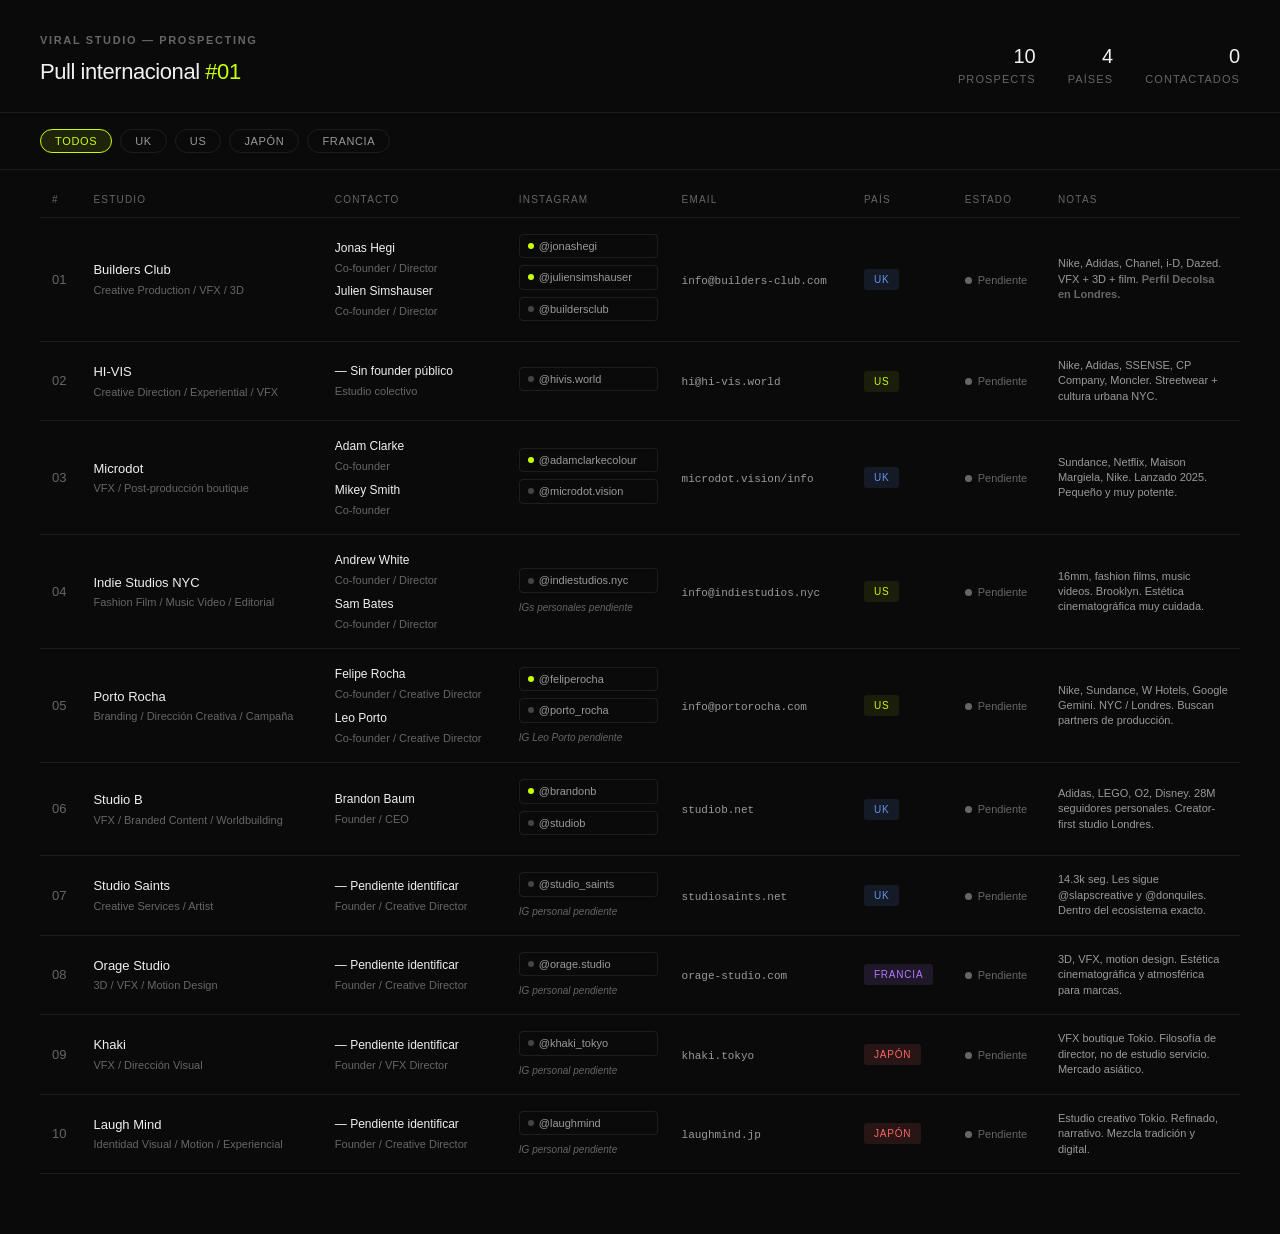
<file: viral-crm-prospects.html>
<!DOCTYPE html>
<html lang="es">
<head>
<meta charset="UTF-8">
<meta name="viewport" content="width=device-width, initial-scale=1.0">
<title>Viral — Prospects CRM</title>
<style>
  * { box-sizing: border-box; margin: 0; padding: 0; }

  :root {
    --bg: #0a0a0a;
    --surface: #111111;
    --surface2: #1a1a1a;
    --border: rgba(255,255,255,0.08);
    --border-hover: rgba(255,255,255,0.18);
    --text: #f0f0f0;
    --text-muted: #666;
    --text-dim: #999;
    --accent: #c8ff00;
    --accent-dim: rgba(200,255,0,0.1);
    --red: #ff4444;
    --amber: #ffaa00;
    --green: #00cc77;
  }

  body {
    background: var(--bg);
    color: var(--text);
    font-family: 'Helvetica Neue', Helvetica, Arial, sans-serif;
    font-size: 13px;
    line-height: 1.5;
    min-height: 100vh;
  }

  header {
    padding: 32px 40px 24px;
    border-bottom: 1px solid var(--border);
    display: flex;
    align-items: flex-end;
    justify-content: space-between;
    gap: 24px;
  }

  .header-left h1 {
    font-size: 11px;
    letter-spacing: 0.15em;
    text-transform: uppercase;
    color: var(--text-muted);
    margin-bottom: 6px;
  }

  .header-left h2 {
    font-size: 22px;
    font-weight: 500;
    color: var(--text);
    letter-spacing: -0.02em;
  }

  .header-left h2 span {
    color: var(--accent);
  }

  .stats {
    display: flex;
    gap: 32px;
  }

  .stat {
    text-align: right;
  }

  .stat-num {
    font-size: 20px;
    font-weight: 500;
    color: var(--text);
  }

  .stat-label {
    font-size: 11px;
    color: var(--text-muted);
    text-transform: uppercase;
    letter-spacing: 0.1em;
  }

  .filters {
    padding: 16px 40px;
    border-bottom: 1px solid var(--border);
    display: flex;
    gap: 8px;
    flex-wrap: wrap;
  }

  .filter-btn {
    padding: 5px 14px;
    border-radius: 20px;
    border: 1px solid var(--border);
    background: transparent;
    color: var(--text-dim);
    font-size: 11px;
    letter-spacing: 0.06em;
    text-transform: uppercase;
    cursor: pointer;
    transition: all 0.15s;
  }

  .filter-btn:hover, .filter-btn.active {
    border-color: var(--accent);
    color: var(--accent);
    background: var(--accent-dim);
  }

  .table-wrap {
    padding: 0 40px 60px;
  }

  table {
    width: 100%;
    border-collapse: collapse;
    margin-top: 8px;
  }

  thead tr {
    border-bottom: 1px solid var(--border);
  }

  thead th {
    padding: 14px 12px 10px;
    text-align: left;
    font-size: 10px;
    letter-spacing: 0.12em;
    text-transform: uppercase;
    color: var(--text-muted);
    font-weight: 400;
  }

  tbody tr {
    border-bottom: 1px solid var(--border);
    transition: background 0.1s;
    cursor: pointer;
  }

  tbody tr:hover {
    background: var(--surface);
  }

  td {
    padding: 16px 12px;
    vertical-align: middle;
  }

  .studio-name {
    font-weight: 500;
    font-size: 13px;
    color: var(--text);
    margin-bottom: 2px;
  }

  .studio-type {
    font-size: 11px;
    color: var(--text-muted);
  }

  .contact-name {
    font-size: 12px;
    color: var(--text);
    margin-bottom: 3px;
  }

  .contact-role {
    font-size: 11px;
    color: var(--text-muted);
  }

  .ig-link {
    display: inline-flex;
    align-items: center;
    gap: 5px;
    color: var(--text-dim);
    text-decoration: none;
    font-size: 11px;
    padding: 3px 8px;
    border: 1px solid var(--border);
    border-radius: 4px;
    transition: all 0.15s;
    margin-bottom: 4px;
    white-space: nowrap;
  }

  .ig-link:hover {
    border-color: var(--border-hover);
    color: var(--text);
  }

  .ig-links {
    display: flex;
    flex-direction: column;
    gap: 3px;
  }

  .ig-dot {
    width: 6px;
    height: 6px;
    border-radius: 50%;
    background: var(--accent);
    flex-shrink: 0;
  }

  .ig-dot.pending {
    background: var(--text-muted);
  }

  .email-link {
    color: var(--text-dim);
    text-decoration: none;
    font-size: 11px;
    font-family: 'Courier New', monospace;
    transition: color 0.15s;
  }

  .email-link:hover {
    color: var(--accent);
  }

  .country-tag {
    display: inline-block;
    padding: 3px 10px;
    border-radius: 3px;
    font-size: 10px;
    letter-spacing: 0.08em;
    text-transform: uppercase;
    font-weight: 500;
  }

  .uk { background: rgba(100,149,237,0.12); color: #6495ED; }
  .us { background: rgba(200,255,0,0.08); color: #c8ff00; }
  .jp { background: rgba(255,100,100,0.12); color: #ff6464; }
  .fr { background: rgba(180,120,255,0.12); color: #b478ff; }


  .status-dot {
    width: 7px;
    height: 7px;
    border-radius: 50%;
    display: inline-block;
    margin-right: 6px;
  }

  .status-pending { background: var(--text-muted); }
  .status-contacted { background: var(--amber); }
  .status-replied { background: var(--green); }

  .status-label {
    font-size: 11px;
    color: var(--text-muted);
  }

  .notes {
    font-size: 11px;
    color: var(--text-dim);
    max-width: 180px;
    line-height: 1.4;
  }

  .notes strong {
    color: var(--text-muted);
  }

  .pending-tag {
    font-size: 10px;
    color: var(--text-muted);
    font-style: italic;
  }

  @media (max-width: 900px) {
    header { padding: 24px 20px 20px; flex-direction: column; align-items: flex-start; }
    .table-wrap { padding: 0 20px 40px; }
    .filters { padding: 14px 20px; }
    .stats { gap: 20px; }
    table { font-size: 12px; }
  }
</style>
</head>
<body>

<header>
  <div class="header-left">
    <h1>Viral Studio — Prospecting</h1>
    <h2>Pull internacional <span>#01</span></h2>
  </div>
  <div class="stats">
    <div class="stat">
      <div class="stat-num">10</div>
      <div class="stat-label">Prospects</div>
    </div>
    <div class="stat">
      <div class="stat-num">4</div>
      <div class="stat-label">Países</div>
    </div>
    <div class="stat">
      <div class="stat-num">0</div>
      <div class="stat-label">Contactados</div>
    </div>
  </div>
</header>

<div class="filters">
  <button class="filter-btn active" onclick="filterAll()">Todos</button>
  <button class="filter-btn" onclick="filterCountry('uk')">UK</button>
  <button class="filter-btn" onclick="filterCountry('us')">US</button>
  <button class="filter-btn" onclick="filterCountry('jp')">Japón</button>
  <button class="filter-btn" onclick="filterCountry('fr')">Francia</button>
</div>

<div class="table-wrap">
  <table id="crm-table">
    <thead>
      <tr>
        <th>#</th>
        <th>Estudio</th>
        <th>Contacto</th>
        <th>Instagram</th>
        <th>Email</th>
        <th>País</th>
        <th>Estado</th>
        <th>Notas</th>
      </tr>
    </thead>
    <tbody>

      <tr data-country="uk">
        <td style="color:var(--text-muted)">01</td>
        <td>
          <div class="studio-name">Builders Club</div>
          <div class="studio-type">Creative Production / VFX / 3D</div>
        </td>
        <td>
          <div class="contact-name">Jonas Hegi</div>
          <div class="contact-role">Co-founder / Director</div>
          <div style="height:6px"></div>
          <div class="contact-name">Julien Simshauser</div>
          <div class="contact-role">Co-founder / Director</div>
        </td>
        <td>
          <div class="ig-links">
            <a class="ig-link" href="https://instagram.com/jonashegi" target="_blank">
              <span class="ig-dot"></span>@jonashegi
            </a>
            <a class="ig-link" href="https://instagram.com/juliensimshauser" target="_blank">
              <span class="ig-dot"></span>@juliensimshauser
            </a>
            <a class="ig-link" href="https://instagram.com/buildersclub" target="_blank">
              <span class="ig-dot" style="background:#444"></span>@buildersclub
            </a>
          </div>
        </td>
        <td><a class="email-link" href="mailto:info@builders-club.com">info@builders-club.com</a></td>
        <td><span class="country-tag uk">UK</span></td>
        <td><span class="status-dot status-pending"></span><span class="status-label">Pendiente</span></td>
        <td class="notes">Nike, Adidas, Chanel, i-D, Dazed. VFX + 3D + film. <strong>Perfil Decolsa en Londres.</strong></td>
      </tr>

      <tr data-country="us">
        <td style="color:var(--text-muted)">02</td>
        <td>
          <div class="studio-name">HI-VIS</div>
          <div class="studio-type">Creative Direction / Experiential / VFX</div>
        </td>
        <td>
          <div class="contact-name">— Sin founder público</div>
          <div class="contact-role">Estudio colectivo</div>
        </td>
        <td>
          <div class="ig-links">
            <a class="ig-link" href="https://instagram.com/hivis.world" target="_blank">
              <span class="ig-dot" style="background:#444"></span>@hivis.world
            </a>
          </div>
        </td>
        <td><a class="email-link" href="mailto:hi@hi-vis.world">hi@hi-vis.world</a></td>
        <td><span class="country-tag us">US</span></td>
        <td><span class="status-dot status-pending"></span><span class="status-label">Pendiente</span></td>
        <td class="notes">Nike, Adidas, SSENSE, CP Company, Moncler. Streetwear + cultura urbana NYC.</td>
      </tr>

      <tr data-country="uk">
        <td style="color:var(--text-muted)">03</td>
        <td>
          <div class="studio-name">Microdot</div>
          <div class="studio-type">VFX / Post-producción boutique</div>
        </td>
        <td>
          <div class="contact-name">Adam Clarke</div>
          <div class="contact-role">Co-founder</div>
          <div style="height:6px"></div>
          <div class="contact-name">Mikey Smith</div>
          <div class="contact-role">Co-founder</div>
        </td>
        <td>
          <div class="ig-links">
            <a class="ig-link" href="https://instagram.com/adamclarkecolour" target="_blank">
              <span class="ig-dot"></span>@adamclarkecolour
            </a>
            <a class="ig-link" href="https://instagram.com/microdot.vision" target="_blank">
              <span class="ig-dot" style="background:#444"></span>@microdot.vision
            </a>
          </div>
        </td>
        <td><a class="email-link" href="https://microdot.vision/info" target="_blank">microdot.vision/info</a></td>
        <td><span class="country-tag uk">UK</span></td>
        <td><span class="status-dot status-pending"></span><span class="status-label">Pendiente</span></td>
        <td class="notes">Sundance, Netflix, Maison Margiela, Nike. Lanzado 2025. Pequeño y muy potente.</td>
      </tr>

      <tr data-country="us">
        <td style="color:var(--text-muted)">04</td>
        <td>
          <div class="studio-name">Indie Studios NYC</div>
          <div class="studio-type">Fashion Film / Music Video / Editorial</div>
        </td>
        <td>
          <div class="contact-name">Andrew White</div>
          <div class="contact-role">Co-founder / Director</div>
          <div style="height:6px"></div>
          <div class="contact-name">Sam Bates</div>
          <div class="contact-role">Co-founder / Director</div>
        </td>
        <td>
          <div class="ig-links">
            <a class="ig-link" href="https://instagram.com/indiestudios.nyc" target="_blank">
              <span class="ig-dot" style="background:#444"></span>@indiestudios.nyc
            </a>
            <span class="pending-tag">IGs personales pendiente</span>
          </div>
        </td>
        <td><a class="email-link" href="mailto:info@indiestudios.nyc">info@indiestudios.nyc</a></td>
        <td><span class="country-tag us">US</span></td>
        <td><span class="status-dot status-pending"></span><span class="status-label">Pendiente</span></td>
        <td class="notes">16mm, fashion films, music videos. Brooklyn. Estética cinematográfica muy cuidada.</td>
      </tr>

      <tr data-country="us">
        <td style="color:var(--text-muted)">05</td>
        <td>
          <div class="studio-name">Porto Rocha</div>
          <div class="studio-type">Branding / Dirección Creativa / Campaña</div>
        </td>
        <td>
          <div class="contact-name">Felipe Rocha</div>
          <div class="contact-role">Co-founder / Creative Director</div>
          <div style="height:6px"></div>
          <div class="contact-name">Leo Porto</div>
          <div class="contact-role">Co-founder / Creative Director</div>
        </td>
        <td>
          <div class="ig-links">
            <a class="ig-link" href="https://instagram.com/feliperocha" target="_blank">
              <span class="ig-dot"></span>@feliperocha
            </a>
            <a class="ig-link" href="https://instagram.com/porto_rocha" target="_blank">
              <span class="ig-dot" style="background:#444"></span>@porto_rocha
            </a>
            <span class="pending-tag">IG Leo Porto pendiente</span>
          </div>
        </td>
        <td><a class="email-link" href="mailto:info@portorocha.com">info@portorocha.com</a></td>
        <td><span class="country-tag us">US</span></td>
        <td><span class="status-dot status-pending"></span><span class="status-label">Pendiente</span></td>
        <td class="notes">Nike, Sundance, W Hotels, Google Gemini. NYC / Londres. Buscan partners de producción.</td>
      </tr>

      <tr data-country="uk">
        <td style="color:var(--text-muted)">06</td>
        <td>
          <div class="studio-name">Studio B</div>
          <div class="studio-type">VFX / Branded Content / Worldbuilding</div>
        </td>
        <td>
          <div class="contact-name">Brandon Baum</div>
          <div class="contact-role">Founder / CEO</div>
        </td>
        <td>
          <div class="ig-links">
            <a class="ig-link" href="https://instagram.com/brandonb" target="_blank">
              <span class="ig-dot"></span>@brandonb
            </a>
            <a class="ig-link" href="https://instagram.com/studiob" target="_blank">
              <span class="ig-dot" style="background:#444"></span>@studiob
            </a>
          </div>
        </td>
        <td><a class="email-link" href="https://studiob.net" target="_blank">studiob.net</a></td>
        <td><span class="country-tag uk">UK</span></td>
        <td><span class="status-dot status-pending"></span><span class="status-label">Pendiente</span></td>
        <td class="notes">Adidas, LEGO, O2, Disney. 28M seguidores personales. Creator-first studio Londres.</td>
      </tr>

      <tr data-country="uk">
        <td style="color:var(--text-muted)">07</td>
        <td>
          <div class="studio-name">Studio Saints</div>
          <div class="studio-type">Creative Services / Artist</div>
        </td>
        <td>
          <div class="contact-name">— Pendiente identificar</div>
          <div class="contact-role">Founder / Creative Director</div>
        </td>
        <td>
          <div class="ig-links">
            <a class="ig-link" href="https://instagram.com/studio_saints" target="_blank">
              <span class="ig-dot" style="background:#444"></span>@studio_saints
            </a>
            <span class="pending-tag">IG personal pendiente</span>
          </div>
        </td>
        <td><a class="email-link" href="https://studiosaints.net" target="_blank">studiosaints.net</a></td>
        <td><span class="country-tag uk">UK</span></td>
        <td><span class="status-dot status-pending"></span><span class="status-label">Pendiente</span></td>
        <td class="notes">14.3k seg. Les sigue @slapscreative y @donquiles. Dentro del ecosistema exacto.</td>
      </tr>

      <tr data-country="fr">
        <td style="color:var(--text-muted)">08</td>
        <td>
          <div class="studio-name">Orage Studio</div>
          <div class="studio-type">3D / VFX / Motion Design</div>
        </td>
        <td>
          <div class="contact-name">— Pendiente identificar</div>
          <div class="contact-role">Founder / Creative Director</div>
        </td>
        <td>
          <div class="ig-links">
            <a class="ig-link" href="https://instagram.com/orage.studio" target="_blank">
              <span class="ig-dot" style="background:#444"></span>@orage.studio
            </a>
            <span class="pending-tag">IG personal pendiente</span>
          </div>
        </td>
        <td><a class="email-link" href="https://orage-studio.com" target="_blank">orage-studio.com</a></td>
        <td><span class="country-tag fr">Francia</span></td>
        <td><span class="status-dot status-pending"></span><span class="status-label">Pendiente</span></td>
        <td class="notes">3D, VFX, motion design. Estética cinematográfica y atmosférica para marcas.</td>
      </tr>

      <tr data-country="jp">
        <td style="color:var(--text-muted)">09</td>
        <td>
          <div class="studio-name">Khaki</div>
          <div class="studio-type">VFX / Dirección Visual</div>
        </td>
        <td>
          <div class="contact-name">— Pendiente identificar</div>
          <div class="contact-role">Founder / VFX Director</div>
        </td>
        <td>
          <div class="ig-links">
            <a class="ig-link" href="https://instagram.com/khaki_tokyo" target="_blank">
              <span class="ig-dot" style="background:#444"></span>@khaki_tokyo
            </a>
            <span class="pending-tag">IG personal pendiente</span>
          </div>
        </td>
        <td><a class="email-link" href="https://khaki.tokyo" target="_blank">khaki.tokyo</a></td>
        <td><span class="country-tag jp">Japón</span></td>
        <td><span class="status-dot status-pending"></span><span class="status-label">Pendiente</span></td>
        <td class="notes">VFX boutique Tokio. Filosofía de director, no de estudio servicio. Mercado asiático.</td>
      </tr>

      <tr data-country="jp">
        <td style="color:var(--text-muted)">10</td>
        <td>
          <div class="studio-name">Laugh Mind</div>
          <div class="studio-type">Identidad Visual / Motion / Experiencial</div>
        </td>
        <td>
          <div class="contact-name">— Pendiente identificar</div>
          <div class="contact-role">Founder / Creative Director</div>
        </td>
        <td>
          <div class="ig-links">
            <a class="ig-link" href="https://instagram.com/laughmind" target="_blank">
              <span class="ig-dot" style="background:#444"></span>@laughmind
            </a>
            <span class="pending-tag">IG personal pendiente</span>
          </div>
        </td>
        <td><a class="email-link" href="https://laughmind.jp" target="_blank">laughmind.jp</a></td>
        <td><span class="country-tag jp">Japón</span></td>
        <td><span class="status-dot status-pending"></span><span class="status-label">Pendiente</span></td>
        <td class="notes">Estudio creativo Tokio. Refinado, narrativo. Mezcla tradición y digital.</td>
      </tr>

    </tbody>
  </table>
</div>

<script>
  function filterAll() {
    document.querySelectorAll('tbody tr').forEach(r => r.style.display = '');
    document.querySelectorAll('.filter-btn').forEach(b => b.classList.remove('active'));
    event.target.classList.add('active');
  }

  function filterCountry(c) {
    document.querySelectorAll('tbody tr').forEach(r => {
      r.style.display = r.dataset.country === c ? '' : 'none';
    });
    document.querySelectorAll('.filter-btn').forEach(b => b.classList.remove('active'));
    event.target.classList.add('active');
  }

</script>

</body>
</html>
</file>
<file: admin.css>
:root {
  --bg: #080808;
  --panel: #121212;
  --panel-soft: #181818;
  --line: #343434;
  --ink: #f4f4f4;
  --muted: #a9b2c3;
  --accent: #ffffff;
  --danger: #ff6b6b;
}

* {
  box-sizing: border-box;
}

html,
body {
  min-height: 100%;
  margin: 0;
}

body {
  font-family: "Courier New", "Lucida Console", monospace;
  color: var(--ink);
  background:
    radial-gradient(circle at 14% 18%, rgba(255, 255, 255, 0.08), transparent 34%),
    linear-gradient(145deg, #050505 0%, #101010 58%, #070707 100%);
  overflow-x: hidden;
}

button,
input {
  font: inherit;
}

.admin-shell {
  width: min(1380px, calc(100% - 32px));
  min-height: 100vh;
  margin: 0 auto;
  padding: clamp(1rem, 2vw, 1.5rem) 0 2rem;
  display: flex;
  flex-direction: column;
  gap: 1rem;
}

.admin-shell > * {
  min-width: 0;
}

.admin-topbar {
  display: flex;
  align-items: center;
  justify-content: space-between;
  width: 100%;
}

.back-link {
  color: var(--ink);
  text-decoration: none;
  letter-spacing: 0.14em;
  font-size: 0.78rem;
}

.icon-button {
  width: 40px;
  height: 40px;
  border: 1px solid var(--line);
  border-radius: 50%;
  color: var(--ink);
  background: rgba(255, 255, 255, 0.04);
  cursor: pointer;
}

.admin-panel {
  align-self: center;
  width: min(720px, 100%);
  margin: 0 auto;
  border: 1px solid var(--line);
  background:
    linear-gradient(180deg, rgba(255, 255, 255, 0.055), rgba(255, 255, 255, 0.025)),
    var(--panel);
  padding: clamp(1rem, 4vw, 2rem);
  box-shadow: 0 22px 50px rgba(0, 0, 0, 0.38);
}

.eyebrow {
  margin: 0 0 0.7rem;
  color: var(--muted);
  font-size: 0.72rem;
  letter-spacing: 0.18em;
}

h1 {
  margin: 0;
  font-size: clamp(1.45rem, 5vw, 3rem);
  line-height: 1;
  letter-spacing: 0;
}

.panel-copy {
  margin: 1rem 0 0;
  color: var(--muted);
  line-height: 1.5;
}

code {
  color: var(--ink);
  background: rgba(255, 255, 255, 0.08);
  padding: 0.12rem 0.24rem;
}

.admin-form {
  margin-top: 1.5rem;
  display: grid;
  gap: 0.55rem;
}

.admin-form label {
  color: var(--muted);
  font-size: 0.78rem;
  letter-spacing: 0.12em;
  text-transform: uppercase;
}

.login-hint {
  margin: 0.15rem 0 0;
  color: var(--muted);
  font-size: 0.78rem;
  line-height: 1.5;
}

.input-row {
  display: grid;
  grid-template-columns: minmax(0, 1fr) auto;
  gap: 0.6rem;
}

input {
  width: 100%;
  min-height: 44px;
  border: 1px solid var(--line);
  border-radius: 0;
  color: var(--ink);
  background: #080808;
  padding: 0 0.75rem;
  outline: none;
}

input:focus {
  border-color: #737373;
}

.primary-button {
  min-height: 44px;
  border: 1px solid rgba(255, 255, 255, 0.62);
  border-radius: 0;
  color: #050505;
  background: var(--accent);
  padding: 0 1rem;
  cursor: pointer;
  font-weight: 700;
}

.primary-button:disabled {
  opacity: 0.55;
  cursor: wait;
}

.message {
  min-height: 1.3em;
  margin: 1rem 0 0;
  color: var(--muted);
  line-height: 1.4;
}

.message.is-error {
  color: var(--danger);
}

.is-hidden {
  display: none !important;
}

.crm-app {
  width: 100%;
  max-width: 100%;
  align-self: start;
  padding-bottom: 3rem;
  display: grid;
  gap: 14px;
}

.crm-header {
  border: 1.5px solid var(--ink);
  background: #fbfaf6;
  color: #111110;
  padding: 22px 24px;
  display: grid;
  grid-template-columns: minmax(0, 1fr) minmax(220px, 0.7fr) auto;
  align-items: center;
  gap: 18px;
}

.brand {
  display: flex;
  flex-direction: column;
  gap: 6px;
}

.wordmark {
  font-size: 13px;
  letter-spacing: 0.36em;
  text-transform: uppercase;
  font-weight: 700;
  display: flex;
  align-items: center;
  gap: 10px;
}

.wordmark .dot {
  width: 9px;
  height: 9px;
  background: #d8ff3e;
  border: 1.5px solid #111110;
  display: inline-block;
}

.crm-header h1 {
  margin: 0;
  font-size: clamp(30px, 6vw, 58px);
  line-height: 0.92;
  font-weight: 800;
  text-transform: uppercase;
}

.crm-header h1 span {
  color: #5a584f;
}

.tagline {
  font-size: 11px;
  color: #5a584f;
  max-width: 48ch;
}

.welcome-banner {
  text-align: center;
  font-size: clamp(18px, 2vw, 28px);
  font-weight: 700;
  letter-spacing: 0;
  color: #111110;
  text-wrap: balance;
}

.meta {
  text-align: right;
  font-size: 10.5px;
  color: #5a584f;
  text-transform: uppercase;
  letter-spacing: 0.12em;
  line-height: 1.9;
  justify-self: end;
  max-width: 28ch;
  overflow-wrap: anywhere;
}

.progress-wrap,
.controls,
.table-wrap {
  color: #111110;
}

.progress-wrap {
  border: 1.5px solid #111110;
  background: #fbfaf6;
  display: flex;
  align-items: center;
}

.progress-label {
  padding: 9px 14px;
  font-size: 10.5px;
  text-transform: uppercase;
  letter-spacing: 0.14em;
  border-right: 1.5px solid #111110;
  white-space: nowrap;
}

.bar {
  flex: 1;
  height: 38px;
  position: relative;
  background: repeating-linear-gradient(45deg, transparent, transparent 6px, #eceadf 6px, #eceadf 7px);
}

.bar-fill {
  position: absolute;
  left: 0;
  top: 0;
  bottom: 0;
  background: #d8ff3e;
  width: 0;
  transition: width 0.35s ease;
}

.bar-num {
  position: absolute;
  right: 12px;
  top: 50%;
  transform: translateY(-50%);
  font-size: 11px;
  font-weight: 700;
  color: #111110;
}

.controls {
  display: flex;
  flex-wrap: wrap;
  gap: 10px;
  align-items: center;
  padding: 0;
}

.pill-group {
  display: flex;
  border: 1.5px solid #111110;
  background: #fbfaf6;
}

.pill,
.ghost {
  border: 0;
  background: transparent;
  font-family: inherit;
  cursor: pointer;
  padding: 9px 15px;
  font-size: 10.5px;
  text-transform: uppercase;
  letter-spacing: 0.12em;
  color: #111110;
}

.pill {
  border-right: 1.5px solid #111110;
}

.pill:last-child {
  border-right: 0;
}

.pill[aria-pressed="true"] {
  background: #d8ff3e;
  font-weight: 700;
}

.standalone-pill {
  border: 1.5px solid #111110;
  background: #fbfaf6;
}

.field {
  display: flex;
  align-items: center;
  border: 1.5px solid #111110;
  background: #fbfaf6;
  min-width: 0;
}

.field label {
  padding: 0 10px;
  font-size: 10px;
  text-transform: uppercase;
  letter-spacing: 0.12em;
  color: #5a584f;
  border-right: 1.5px solid #111110;
  align-self: stretch;
  display: flex;
  align-items: center;
}

.field select,
.field input[type="search"] {
  font-family: inherit;
  font-size: 12px;
  border: 0;
  background: transparent;
  color: #111110;
  padding: 9px 12px;
  outline: none;
  min-width: 0;
}

.field input[type="search"] {
  min-width: 190px;
}

.grow {
  flex: 1;
  min-width: 280px;
}

.ghost {
  border: 1.5px solid #111110;
  background: transparent;
}

.ghost:hover {
  background: #111110;
  color: #fbfaf6;
}

.crm-message {
  min-height: 1.3em;
  margin: 0.8rem 0 0;
  color: #cbd5e1;
}

.crm-message.is-error {
  color: var(--danger);
}

.table-wrap {
  border: 1.5px solid #111110;
  background: #fbfaf6;
  overflow-x: auto;
  overflow-y: hidden;
  max-width: 100%;
}

table {
  border-collapse: collapse;
  width: 100%;
  min-width: 980px;
}

thead th {
  position: sticky;
  top: 0;
  background: #111110;
  color: #fbfaf6;
  font-size: 10px;
  text-transform: uppercase;
  letter-spacing: 0.13em;
  font-weight: 600;
  padding: 11px 12px;
  text-align: left;
  white-space: nowrap;
  border-right: 1px solid #3a3a35;
}

thead th.sortable {
  cursor: pointer;
  user-select: none;
}

thead th.sortable:hover,
thead th[data-active="true"] .arrow {
  color: #d8ff3e;
}

tbody td {
  padding: 11px 12px;
  border-top: 1px solid #cdc9bd;
  border-right: 1px solid #cdc9bd;
  vertical-align: top;
}

tbody tr:hover {
  background: #efece2;
}

tbody tr.done {
  opacity: 0.62;
}

tbody tr.done .brandname {
  text-decoration: line-through;
  text-decoration-thickness: 1px;
}

.group-row td {
  background: #d8ff3e;
  border-top: 1.5px solid #111110;
  border-bottom: 1.5px solid #111110;
  font-size: 10.5px;
  text-transform: uppercase;
  letter-spacing: 0.16em;
  font-weight: 700;
  padding: 8px 12px;
}

.group-row .count {
  color: #5a584f;
  font-weight: 500;
  margin-left: 8px;
}

.check-col {
  width: 42px;
}

.brandname {
  font-weight: 700;
  font-size: 13.5px;
  display: block;
}

.handle a,
.ig a {
  color: #111110;
  text-decoration: none;
  border-bottom: 1px solid #cdc9bd;
}

.handle a:hover,
.ig a:hover {
  border-color: #111110;
  background: #d8ff3e;
}

.handle,
.ig-note,
.followers .sub,
.nd {
  font-size: 11px;
  color: #5a584f;
}

.hot-tag {
  display: inline-block;
  background: #ff5b2e;
  color: #fff;
  font-size: 9px;
  letter-spacing: 0.1em;
  text-transform: uppercase;
  padding: 1px 6px;
  margin-left: 6px;
  vertical-align: middle;
  font-weight: 700;
}

.tema {
  font-size: 10px;
  text-transform: uppercase;
  letter-spacing: 0.08em;
  border: 1px solid #111110;
  padding: 2px 7px;
  display: inline-block;
  white-space: nowrap;
}

.followers {
  font-variant-numeric: tabular-nums;
  font-weight: 700;
  white-space: nowrap;
}

.followers .sub {
  display: block;
  font-weight: 400;
}

.via {
  font-size: 11px;
  color: #5a584f;
  max-width: 24ch;
}

.via.email {
  color: #111110;
  font-weight: 600;
}

.chk {
  display: flex;
  align-items: center;
  justify-content: center;
}

.chk input {
  appearance: none;
  width: 20px;
  height: 20px;
  border: 1.5px solid #111110;
  background: #fbfaf6;
  cursor: pointer;
  position: relative;
  margin: 0;
}

.chk input:checked {
  background: #1fae6a;
}

.chk input:checked::after {
  content: "X";
  position: absolute;
  inset: 0;
  display: flex;
  align-items: center;
  justify-content: center;
  color: #fff;
  font-size: 13px;
  font-weight: 700;
}

select.status {
  border: 1.5px solid #111110;
  background: #fbfaf6;
  color: #111110;
  font-size: 10.5px;
  text-transform: uppercase;
  letter-spacing: 0.06em;
  padding: 6px 8px;
}

select.status[data-s="respondio"] {
  background: #fff6c2;
}

select.status[data-s="cerrado"] {
  background: #1fae6a;
  color: #fff;
}

select.status[data-s="descartado"] {
  background: #e7e4da;
  color: #5a584f;
  text-decoration: line-through;
}

.notes [contenteditable] {
  display: block;
  min-height: 34px;
  min-width: 150px;
  border: 1px dashed #cdc9bd;
  padding: 6px 8px;
  font-size: 11px;
  outline: none;
  background: #fff;
  color: #111110;
}

.notes [contenteditable]:focus {
  border: 1px solid #111110;
  background: #fffef4;
}

.notes [contenteditable]:empty::before {
  content: "+ nota...";
  color: #b5b1a4;
}

.empty {
  padding: 40px;
  text-align: center;
  color: #5a584f;
  text-transform: uppercase;
  letter-spacing: 0.12em;
}

@media (max-width: 640px) {
  .input-row,
  .dashboard-grid {
    grid-template-columns: 1fr;
  }

  .crm-header {
    grid-template-columns: 1fr;
  }

  .crm-header,
  .meta,
  .welcome-banner {
    text-align: left;
  }

  .meta {
    justify-self: start;
  }

  .field,
  .grow {
    width: 100%;
    min-width: 0;
  }

  .field input[type="search"] {
    min-width: 0;
    width: 100%;
  }
}
</file>
